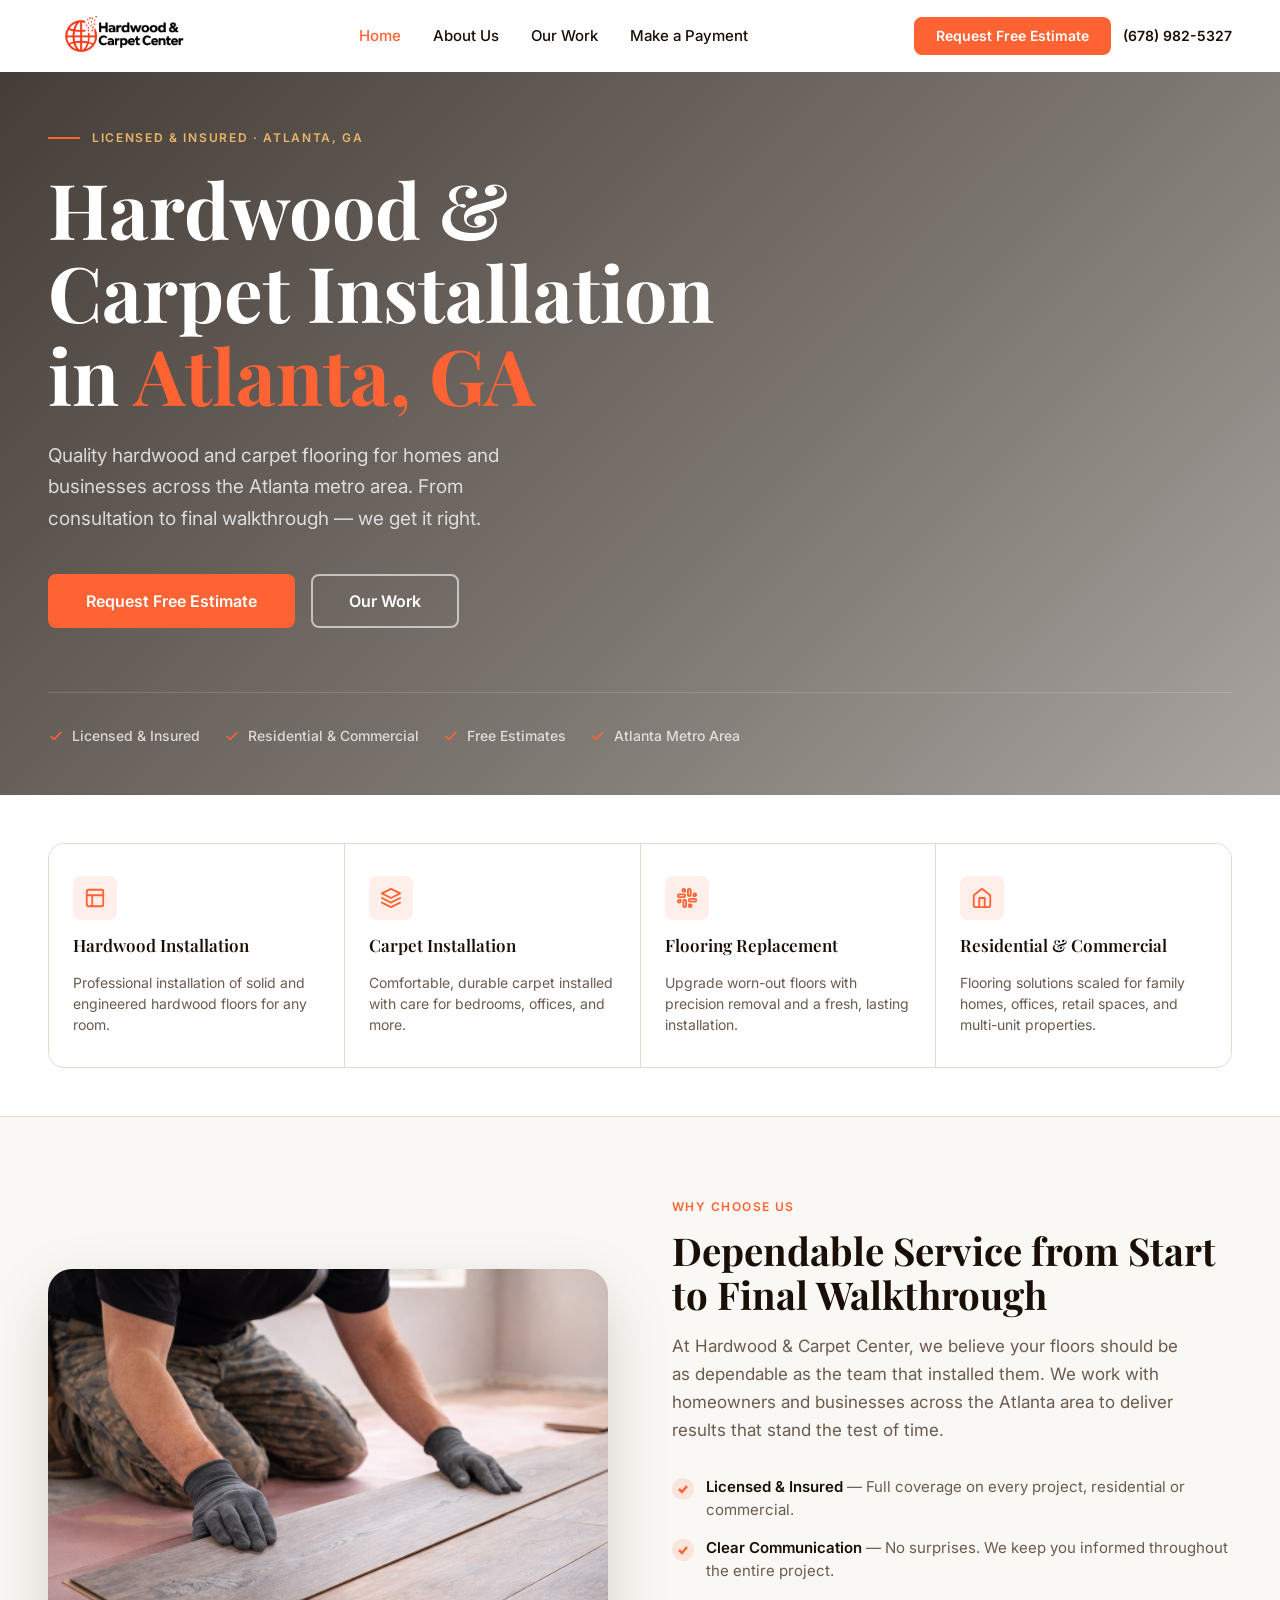
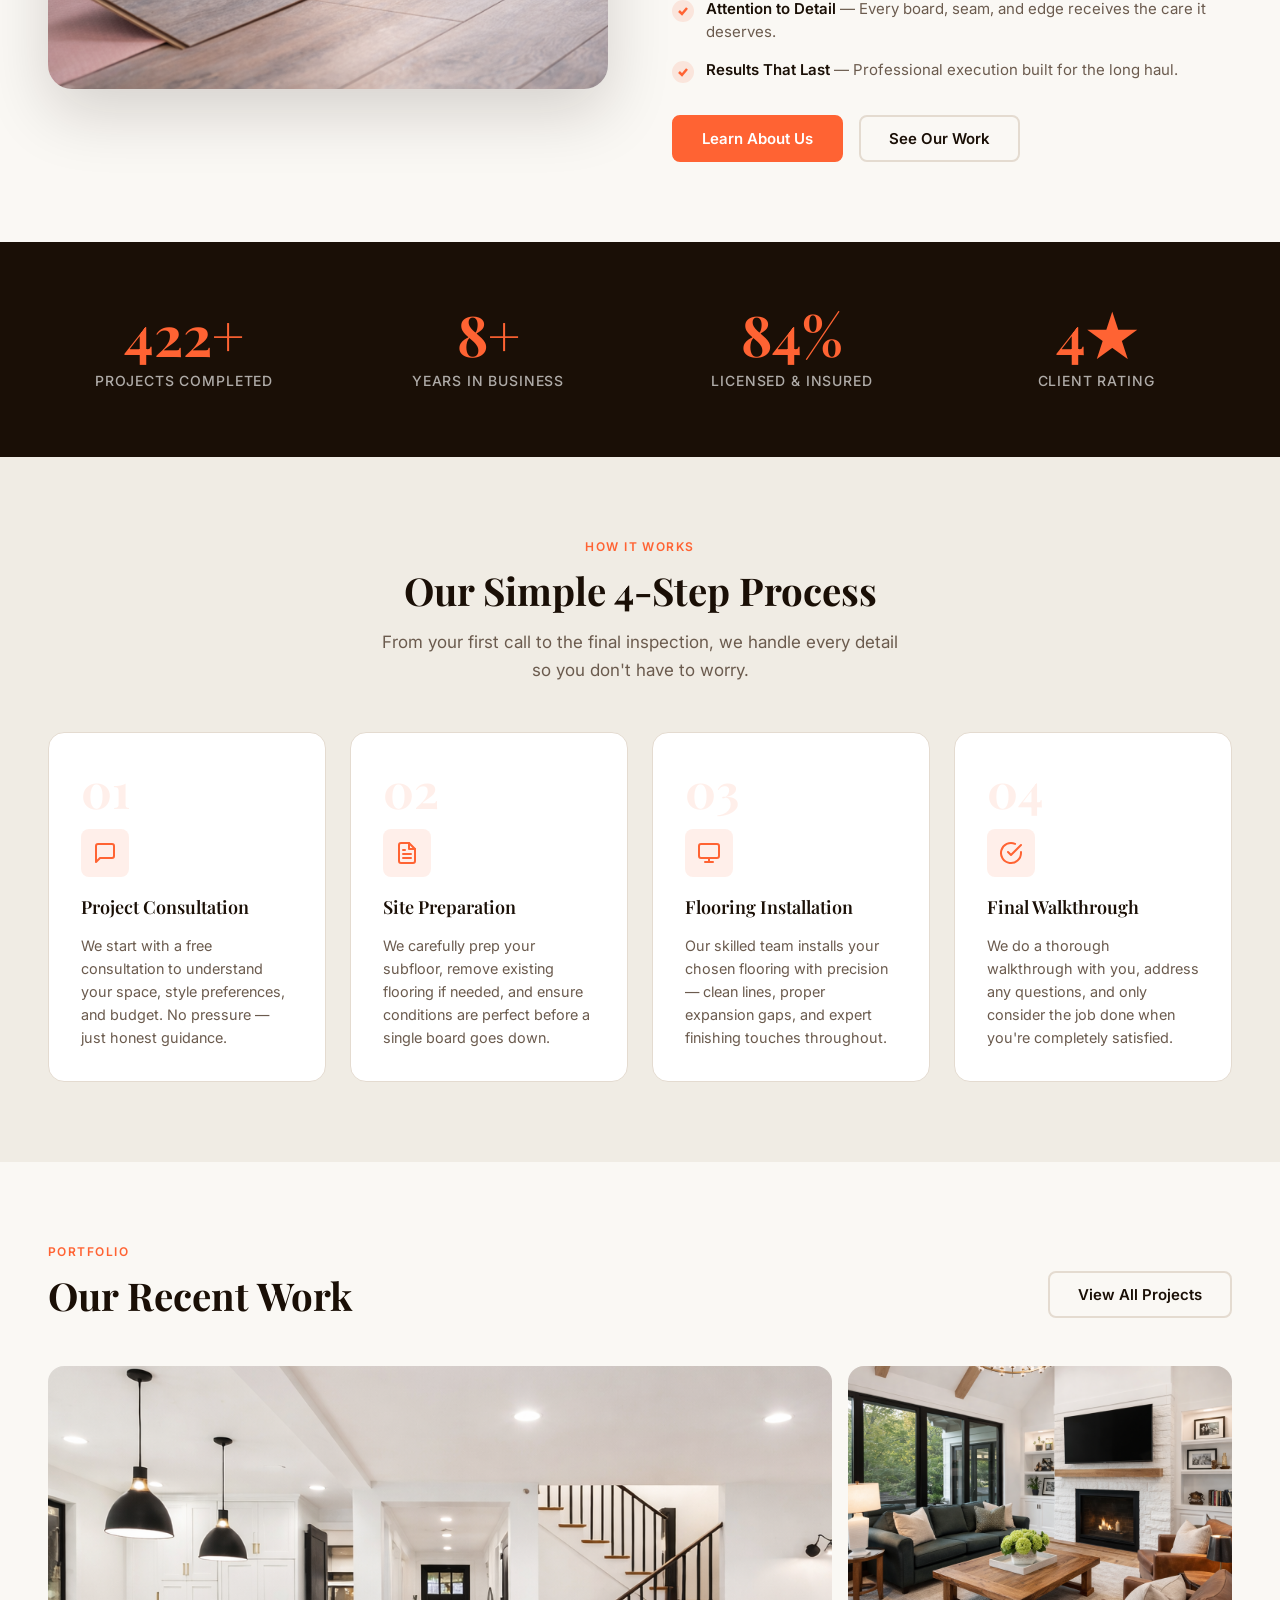
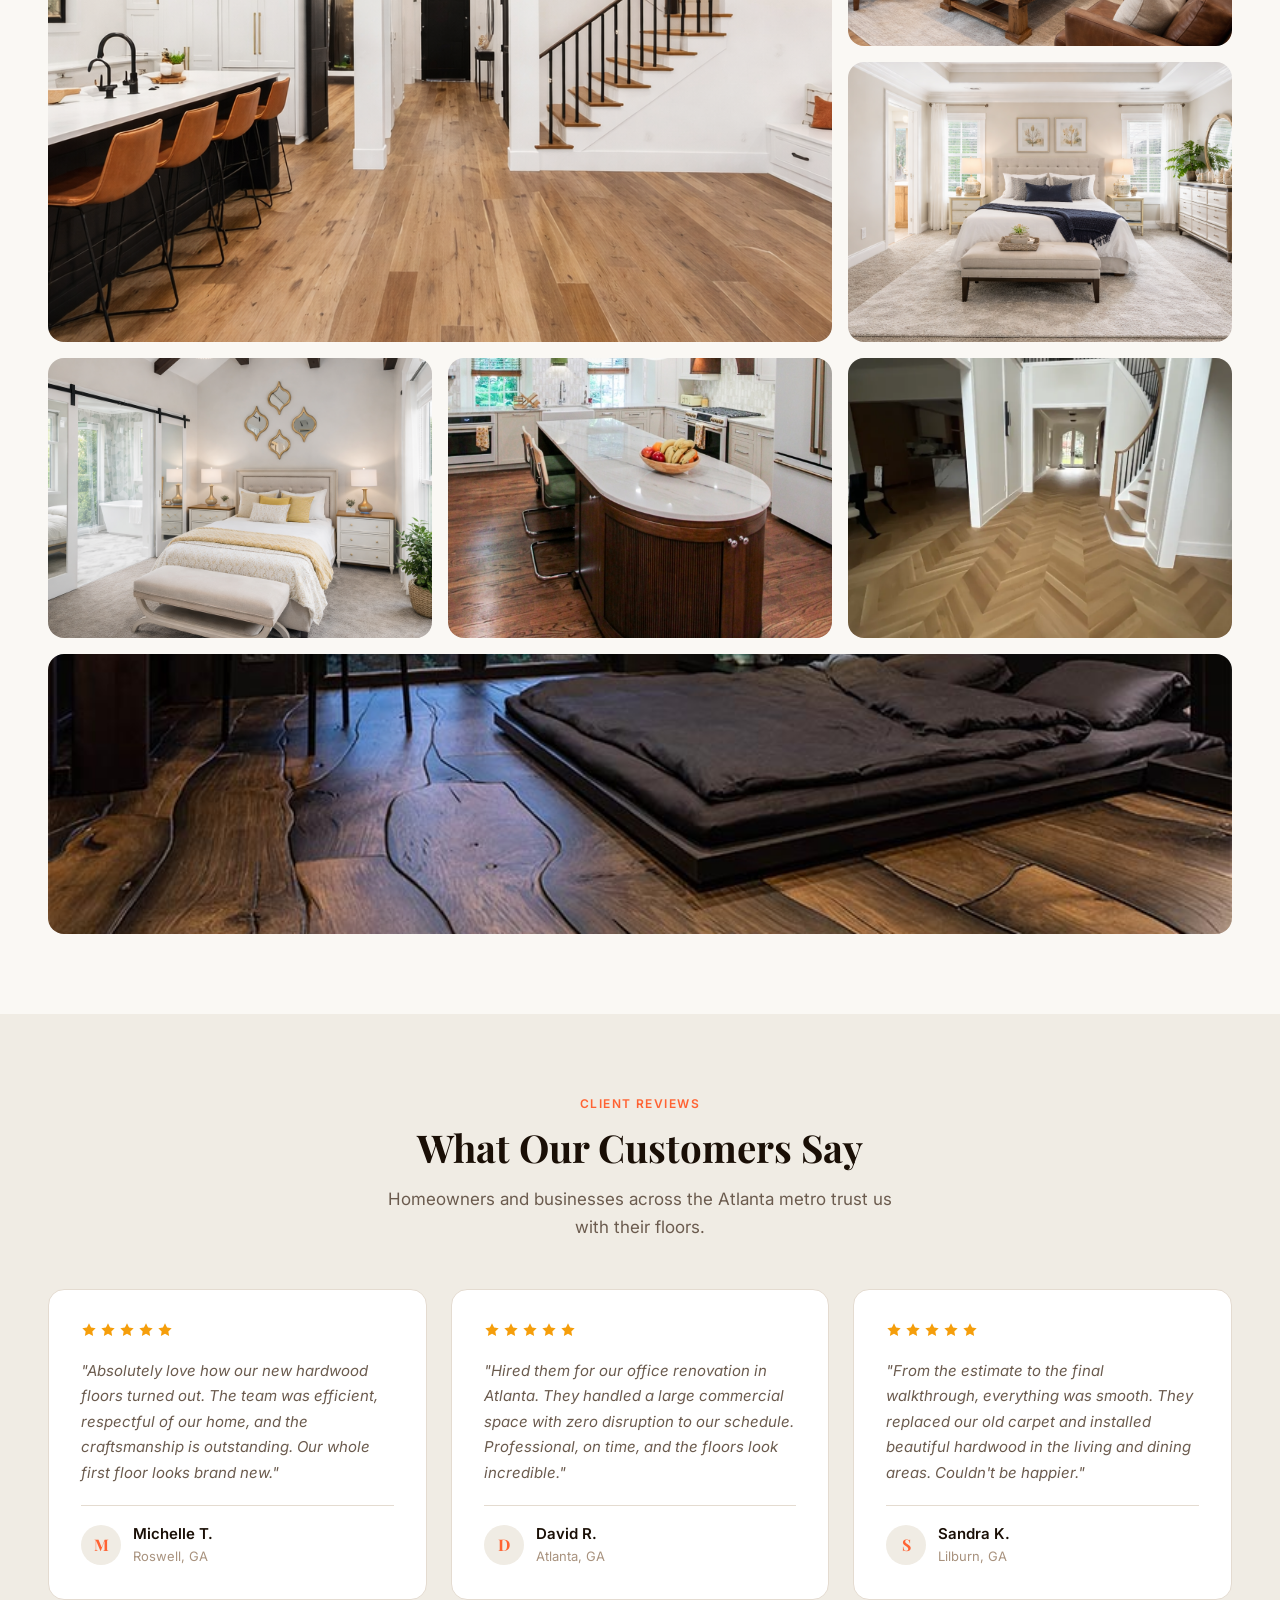
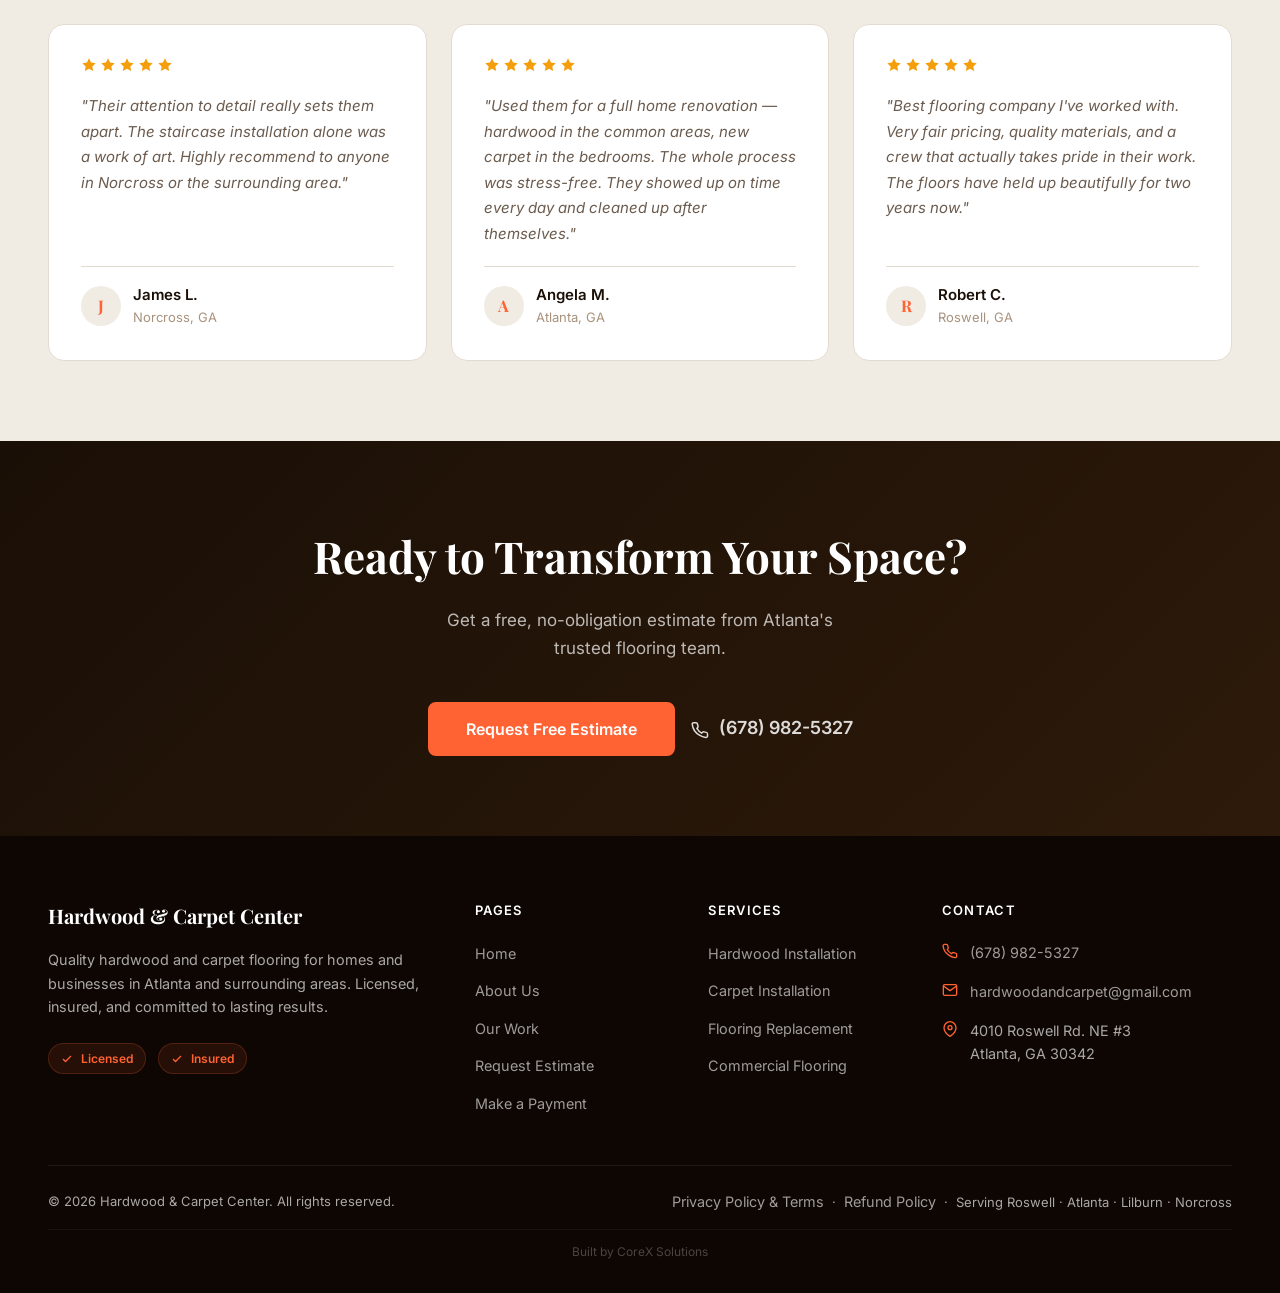
<file: index.html>
<!DOCTYPE html>
<html lang="en">
<head>
  <meta charset="UTF-8" />
  <meta name="viewport" content="width=device-width, initial-scale=1.0" />
  <meta name="description" content="Hardwood & Carpet Center installs hardwood flooring and carpet for homeowners, insurance companies, and contractors across Metro Atlanta. Free estimates. Call (678) 982-5327." />
  <link rel="canonical" href="https://www.hardwoodandcarpet.com/" />
  <!-- Open Graph -->
  <meta property="og:type" content="website" />
  <meta property="og:locale" content="en_US" />
  <meta property="og:site_name" content="Hardwood & Carpet Center" />
  <meta property="og:title" content="Hardwood & Carpet Center | Flooring Installation Atlanta, GA | Hardwood & Carpet" />
  <meta property="og:description" content="Hardwood & Carpet Center installs hardwood flooring and carpet for homeowners, insurance companies, and contractors across Metro Atlanta. Free estimates. Call (678) 982-5327." />
  <meta property="og:url" content="https://www.hardwoodandcarpet.com/" />
  <meta property="og:image" content="https://www.hardwoodandcarpet.com/images/pic-1.jpg" />
  <!-- Twitter Card -->
  <meta name="twitter:card" content="summary_large_image" />
  <meta name="twitter:title" content="Hardwood & Carpet Center | Flooring Installation Atlanta, GA | Hardwood & Carpet" />
  <meta name="twitter:description" content="Hardwood & Carpet Center installs hardwood flooring and carpet for homeowners, insurance companies, and contractors across Metro Atlanta. Free estimates. Call (678) 982-5327." />
  <meta name="twitter:image" content="https://www.hardwoodandcarpet.com/images/pic-1.jpg" />
  <title>Hardwood & Carpet Center | Flooring Installation Atlanta, GA | Hardwood & Carpet</title>
  <!-- Favicon -->
  <link rel="icon" type="image/svg+xml" href="/images/favicon.svg" />
  <link rel="icon" type="image/png" href="/images/favicon.png" />
  <link rel="apple-touch-icon" href="/images/apple-touch-icon.png" />
  <meta name="theme-color" content="#1a5c3a" />
  <!-- Google Fonts -->
  <link rel="preconnect" href="https://fonts.googleapis.com" />
  <link rel="preconnect" href="https://fonts.gstatic.com" crossorigin />
  <link rel="stylesheet" href="https://fonts.googleapis.com/css2?family=Playfair+Display:wght@400;600;700;800&family=Inter:wght@300;400;500;600;700&display=swap" />
  <link rel="stylesheet" href="css/style.css" />
  <!-- Google Analytics GA4 -->
  <script async src="https://www.googletagmanager.com/gtag/js?id=G-XXXXXXXXXX"></script>
  <script>
    window.dataLayer = window.dataLayer || [];
    function gtag(){dataLayer.push(arguments);}
    gtag('js', new Date());
    gtag('config', 'G-XXXXXXXXXX');
  </script>
</head>
<body>

  <!-- ============================================================
       NAVIGATION
  ============================================================ -->
  <header>
    <nav class="nav nav--transparent" role="navigation" aria-label="Main navigation">
      <div class="nav__inner">
        <!-- Logo -->
        <a href="index.html" class="nav__logo" aria-label="Hardwood &amp; Carpet Center — Home">
          <img src="logo.png" alt="Hardwood &amp; Carpet Center" class="nav__logo-img" width="200" height="52" />
        </a>

        <!-- Desktop Links -->
        <ul class="nav__links" role="list">
          <li><a href="index.html" class="nav__link">Home</a></li>
          <li><a href="about.html" class="nav__link">About Us</a></li>
          <li><a href="gallery.html" class="nav__link">Our Work</a></li>
          <li><a href="payment.html" class="nav__link">Make a Payment</a></li>
        </ul>

        <!-- Actions -->
        <div class="nav__actions">
          <a href="estimate.html" class="btn btn--primary btn--sm">Request Free Estimate</a>
          <a href="tel:6789825327" class="nav__phone" aria-label="Call us at (678) 982-5327">(678) 982-5327</a>
          <button class="nav__hamburger" aria-label="Toggle mobile menu" aria-expanded="false" aria-controls="mobileMenu">
            <span></span><span></span><span></span>
          </button>
        </div>
      </div>
    </nav>

    <!-- Mobile Menu -->
    <div class="nav__mobile" id="mobileMenu" role="dialog" aria-label="Mobile navigation">
      <a href="index.html" class="nav__mobile-link">Home</a>
      <a href="about.html" class="nav__mobile-link">About Us</a>
      <a href="gallery.html" class="nav__mobile-link">Our Work</a>
      <a href="payment.html" class="nav__mobile-link">Make a Payment</a>
      <a href="estimate.html" class="btn btn--primary nav__mobile-cta">Request Free Estimate</a>
    </div>
  </header>

  <main>

    <!-- ============================================================
         HERO
    ============================================================ -->
    <section class="hero" aria-label="Hero">
      <div class="hero__bg" role="img" aria-label="Beautiful hardwood floor installation"></div>
      <div class="hero__overlay" aria-hidden="true"></div>
      <div class="hero__content">
        <div class="container">
          <p class="hero__eyebrow">Licensed &amp; Insured · Atlanta, GA</p>
          <h1 class="hero__title">
            Hardwood &amp; Carpet Installation<br>
            in <span>Atlanta, GA</span>
          </h1>
          <p class="hero__subtitle">
            Quality hardwood and carpet flooring for homes and businesses across the Atlanta metro area. From consultation to final walkthrough — we get it right.
          </p>
          <div class="hero__actions">
            <a href="estimate.html" class="btn btn--primary btn--lg">Request Free Estimate</a>
            <a href="gallery.html" class="btn btn--outline btn--lg">Our Work</a>
          </div>
          <div class="hero__trust" aria-label="Trust indicators">
            <div class="hero__trust-item">
              <svg width="16" height="16" viewBox="0 0 24 24" fill="none" stroke="currentColor" stroke-width="2.5" aria-hidden="true"><polyline points="20 6 9 17 4 12"/></svg>
              Licensed &amp; Insured
            </div>
            <div class="hero__trust-item">
              <svg width="16" height="16" viewBox="0 0 24 24" fill="none" stroke="currentColor" stroke-width="2.5" aria-hidden="true"><polyline points="20 6 9 17 4 12"/></svg>
              Residential &amp; Commercial
            </div>
            <div class="hero__trust-item">
              <svg width="16" height="16" viewBox="0 0 24 24" fill="none" stroke="currentColor" stroke-width="2.5" aria-hidden="true"><polyline points="20 6 9 17 4 12"/></svg>
              Free Estimates
            </div>
            <div class="hero__trust-item">
              <svg width="16" height="16" viewBox="0 0 24 24" fill="none" stroke="currentColor" stroke-width="2.5" aria-hidden="true"><polyline points="20 6 9 17 4 12"/></svg>
              Atlanta Metro Area
            </div>
          </div>
        </div>
      </div>
    </section>

    <!-- ============================================================
         SERVICES STRIP
    ============================================================ -->
    <section class="services-strip" aria-label="Services overview">
      <div class="container">
        <div class="services-strip__grid" role="list">

          <div class="service-item reveal" role="listitem">
            <div class="service-item__icon" aria-hidden="true">
              <svg width="22" height="22" viewBox="0 0 24 24" fill="none" stroke="currentColor" stroke-width="2" stroke-linecap="round" stroke-linejoin="round"><rect x="3" y="3" width="18" height="18" rx="2"/><path d="M3 9h18M9 21V9"/></svg>
            </div>
            <h2 class="service-item__title">Hardwood Installation</h2>
            <p class="service-item__desc">Professional installation of solid and engineered hardwood floors for any room.</p>
          </div>

          <div class="service-item reveal reveal-delay-1" role="listitem">
            <div class="service-item__icon" aria-hidden="true">
              <svg width="22" height="22" viewBox="0 0 24 24" fill="none" stroke="currentColor" stroke-width="2" stroke-linecap="round" stroke-linejoin="round"><path d="M12 2L2 7l10 5 10-5-10-5z"/><path d="M2 17l10 5 10-5"/><path d="M2 12l10 5 10-5"/></svg>
            </div>
            <h2 class="service-item__title">Carpet Installation</h2>
            <p class="service-item__desc">Comfortable, durable carpet installed with care for bedrooms, offices, and more.</p>
          </div>

          <div class="service-item reveal reveal-delay-2" role="listitem">
            <div class="service-item__icon" aria-hidden="true">
              <svg width="22" height="22" viewBox="0 0 24 24" fill="none" stroke="currentColor" stroke-width="2" stroke-linecap="round" stroke-linejoin="round"><path d="M14.5 10c-.83 0-1.5-.67-1.5-1.5v-5c0-.83.67-1.5 1.5-1.5s1.5.67 1.5 1.5v5c0 .83-.67 1.5-1.5 1.5z"/><path d="M20.5 10H19V8.5c0-.83.67-1.5 1.5-1.5s1.5.67 1.5 1.5-.67 1.5-1.5 1.5z"/><path d="M9.5 14c.83 0 1.5.67 1.5 1.5v5c0 .83-.67 1.5-1.5 1.5S8 21.33 8 20.5v-5c0-.83.67-1.5 1.5-1.5z"/><path d="M3.5 14H5v1.5c0 .83-.67 1.5-1.5 1.5S2 16.33 2 15.5 2.67 14 3.5 14z"/><path d="M14 14.5c0-.83.67-1.5 1.5-1.5h5c.83 0 1.5.67 1.5 1.5s-.67 1.5-1.5 1.5h-5c-.83 0-1.5-.67-1.5-1.5z"/><path d="M15.5 19H14v1.5c0 .83.67 1.5 1.5 1.5s1.5-.67 1.5-1.5-.67-1.5-1.5-1.5z"/><path d="M10 9.5C10 8.67 9.33 8 8.5 8h-5C2.67 8 2 8.67 2 9.5S2.67 11 3.5 11h5c.83 0 1.5-.67 1.5-1.5z"/><path d="M8.5 5H10V3.5C10 2.67 9.33 2 8.5 2S7 2.67 7 3.5 7.67 5 8.5 5z"/></svg>
            </div>
            <h2 class="service-item__title">Flooring Replacement</h2>
            <p class="service-item__desc">Upgrade worn-out floors with precision removal and a fresh, lasting installation.</p>
          </div>

          <div class="service-item reveal reveal-delay-3" role="listitem">
            <div class="service-item__icon" aria-hidden="true">
              <svg width="22" height="22" viewBox="0 0 24 24" fill="none" stroke="currentColor" stroke-width="2" stroke-linecap="round" stroke-linejoin="round"><path d="M3 9l9-7 9 7v11a2 2 0 0 1-2 2H5a2 2 0 0 1-2-2z"/><polyline points="9 22 9 12 15 12 15 22"/></svg>
            </div>
            <h2 class="service-item__title">Residential &amp; Commercial</h2>
            <p class="service-item__desc">Flooring solutions scaled for family homes, offices, retail spaces, and multi-unit properties.</p>
          </div>

        </div>
      </div>
    </section>

    <!-- ============================================================
         ABOUT SPLIT
    ============================================================ -->
    <section class="section" aria-labelledby="about-title">
      <div class="container">
        <div class="about-split">
          <div class="about-split__image-wrap reveal">
            <img
              src="images/flooring-install.png"
              alt="Installer laying laminate flooring planks with precision"
              class="about-split__image"
              width="800"
              height="600"
              loading="lazy"
            />
          </div>
          <div class="reveal reveal-delay-2">
            <span class="eyebrow">Why Choose Us</span>
            <h2 class="section-title" id="about-title">Dependable Service from Start to Final Walkthrough</h2>
            <p class="section-subtitle">
              At Hardwood &amp; Carpet Center, we believe your floors should be as dependable as the team that installed them. We work with homeowners and businesses across the Atlanta area to deliver results that stand the test of time.
            </p>
            <ul class="about-split__checks" aria-label="Our commitments">
              <li class="check-item">
                <div class="check-item__icon" aria-hidden="true">
                  <svg viewBox="0 0 12 12" fill="none" stroke="currentColor" stroke-width="2.5"><polyline points="10 3 5 9 2 6"/></svg>
                </div>
                <p class="check-item__text"><strong>Licensed &amp; Insured</strong> — Full coverage on every project, residential or commercial.</p>
              </li>
              <li class="check-item">
                <div class="check-item__icon" aria-hidden="true">
                  <svg viewBox="0 0 12 12" fill="none" stroke="currentColor" stroke-width="2.5"><polyline points="10 3 5 9 2 6"/></svg>
                </div>
                <p class="check-item__text"><strong>Clear Communication</strong> — No surprises. We keep you informed throughout the entire project.</p>
              </li>
              <li class="check-item">
                <div class="check-item__icon" aria-hidden="true">
                  <svg viewBox="0 0 12 12" fill="none" stroke="currentColor" stroke-width="2.5"><polyline points="10 3 5 9 2 6"/></svg>
                </div>
                <p class="check-item__text"><strong>Attention to Detail</strong> — Every board, seam, and edge receives the care it deserves.</p>
              </li>
              <li class="check-item">
                <div class="check-item__icon" aria-hidden="true">
                  <svg viewBox="0 0 12 12" fill="none" stroke="currentColor" stroke-width="2.5"><polyline points="10 3 5 9 2 6"/></svg>
                </div>
                <p class="check-item__text"><strong>Results That Last</strong> — Professional execution built for the long haul.</p>
              </li>
            </ul>
            <div style="display:flex;gap:var(--space-4);flex-wrap:wrap;">
              <a href="about.html" class="btn btn--primary">Learn About Us</a>
              <a href="gallery.html" class="btn btn--outline-dark">See Our Work</a>
            </div>
          </div>
        </div>
      </div>
    </section>

    <!-- ============================================================
         STATS
    ============================================================ -->
    <section class="stats" aria-label="Company statistics">
      <div class="container">
        <div class="stats__grid">
          <div class="stat-item reveal">
            <div class="stat-item__number" data-count="500" data-suffix="+" aria-label="500+ projects completed">500+</div>
            <div class="stat-item__label">Projects Completed</div>
          </div>
          <div class="stat-item reveal reveal-delay-1">
            <div class="stat-item__number" data-count="10" data-suffix="+" aria-label="10+ years in business">10+</div>
            <div class="stat-item__label">Years in Business</div>
          </div>
          <div class="stat-item reveal reveal-delay-2">
            <div class="stat-item__number" data-count="100" data-suffix="%" aria-label="100% licensed and insured">100%</div>
            <div class="stat-item__label">Licensed &amp; Insured</div>
          </div>
          <div class="stat-item reveal reveal-delay-3">
            <div class="stat-item__number" data-count="5" data-suffix="★" aria-label="5 star rated">5★</div>
            <div class="stat-item__label">Client Rating</div>
          </div>
        </div>
      </div>
    </section>

    <!-- ============================================================
         PROCESS
    ============================================================ -->
    <section class="section section--alt" aria-labelledby="process-title">
      <div class="container">
        <div class="section-header section-header--center">
          <span class="eyebrow">How It Works</span>
          <h2 class="section-title" id="process-title">Our Simple 4-Step Process</h2>
          <p class="section-subtitle">
            From your first call to the final inspection, we handle every detail so you don't have to worry.
          </p>
        </div>
        <div class="process__grid">

          <div class="process-step reveal">
            <div class="process-step__num" aria-hidden="true">01</div>
            <div class="process-step__icon" aria-hidden="true">
              <svg width="24" height="24" viewBox="0 0 24 24" fill="none" stroke="currentColor" stroke-width="2" stroke-linecap="round" stroke-linejoin="round"><path d="M21 15a2 2 0 0 1-2 2H7l-4 4V5a2 2 0 0 1 2-2h14a2 2 0 0 1 2 2z"/></svg>
            </div>
            <h3 class="process-step__title">Project Consultation</h3>
            <p class="process-step__desc">We start with a free consultation to understand your space, style preferences, and budget. No pressure — just honest guidance.</p>
          </div>

          <div class="process-step reveal reveal-delay-1">
            <div class="process-step__num" aria-hidden="true">02</div>
            <div class="process-step__icon" aria-hidden="true">
              <svg width="24" height="24" viewBox="0 0 24 24" fill="none" stroke="currentColor" stroke-width="2" stroke-linecap="round" stroke-linejoin="round"><path d="M14 2H6a2 2 0 0 0-2 2v16a2 2 0 0 0 2 2h12a2 2 0 0 0 2-2V8z"/><polyline points="14 2 14 8 20 8"/><line x1="16" y1="13" x2="8" y2="13"/><line x1="16" y1="17" x2="8" y2="17"/><polyline points="10 9 9 9 8 9"/></svg>
            </div>
            <h3 class="process-step__title">Site Preparation</h3>
            <p class="process-step__desc">We carefully prep your subfloor, remove existing flooring if needed, and ensure conditions are perfect before a single board goes down.</p>
          </div>

          <div class="process-step reveal reveal-delay-2">
            <div class="process-step__num" aria-hidden="true">03</div>
            <div class="process-step__icon" aria-hidden="true">
              <svg width="24" height="24" viewBox="0 0 24 24" fill="none" stroke="currentColor" stroke-width="2" stroke-linecap="round" stroke-linejoin="round"><rect x="2" y="3" width="20" height="14" rx="2" ry="2"/><line x1="8" y1="21" x2="16" y2="21"/><line x1="12" y1="17" x2="12" y2="21"/></svg>
            </div>
            <h3 class="process-step__title">Flooring Installation</h3>
            <p class="process-step__desc">Our skilled team installs your chosen flooring with precision — clean lines, proper expansion gaps, and expert finishing touches throughout.</p>
          </div>

          <div class="process-step reveal reveal-delay-3">
            <div class="process-step__num" aria-hidden="true">04</div>
            <div class="process-step__icon" aria-hidden="true">
              <svg width="24" height="24" viewBox="0 0 24 24" fill="none" stroke="currentColor" stroke-width="2" stroke-linecap="round" stroke-linejoin="round"><path d="M22 11.08V12a10 10 0 1 1-5.93-9.14"/><polyline points="22 4 12 14.01 9 11.01"/></svg>
            </div>
            <h3 class="process-step__title">Final Walkthrough</h3>
            <p class="process-step__desc">We do a thorough walkthrough with you, address any questions, and only consider the job done when you're completely satisfied.</p>
          </div>

        </div>
      </div>
    </section>

    <!-- ============================================================
         GALLERY PREVIEW
    ============================================================ -->
    <section class="section" aria-labelledby="gallery-title">
      <div class="container">
        <div class="section-header" style="display:flex;justify-content:space-between;align-items:flex-end;flex-wrap:wrap;gap:var(--space-4);">
          <div>
            <span class="eyebrow">Portfolio</span>
            <h2 class="section-title" id="gallery-title" style="margin-bottom:0">Our Recent Work</h2>
          </div>
          <a href="gallery.html" class="btn btn--outline-dark">View All Projects</a>
        </div>
        <div class="gallery-grid">
          <div class="gallery-item reveal">
            <img src="images/gallery-1.png" alt="Modern kitchen and staircase with wide-plank hardwood floors" loading="lazy" width="800" height="1000" />
            <div class="gallery-item__overlay"><span class="gallery-item__label">Hardwood Installation — Roswell, GA</span></div>
          </div>
          <div class="gallery-item reveal reveal-delay-1">
            <img src="images/gallery-2.png" alt="Spacious living room with light hardwood flooring and vaulted ceiling" loading="lazy" width="800" height="1000" />
            <div class="gallery-item__overlay"><span class="gallery-item__label">Hardwood Installation — Atlanta, GA</span></div>
          </div>
          <div class="gallery-item reveal reveal-delay-2">
            <img src="images/gallery-3.png" alt="Serene master bedroom with plush neutral carpet" loading="lazy" width="800" height="1000" />
            <div class="gallery-item__overlay"><span class="gallery-item__label">Carpet Installation — Norcross, GA</span></div>
          </div>
          <div class="gallery-item reveal reveal-delay-1">
            <img src="images/gallery-4.png" alt="Elegant master bedroom with vaulted ceiling and soft carpet" loading="lazy" width="800" height="1000" />
            <div class="gallery-item__overlay"><span class="gallery-item__label">Carpet Installation — Lilburn, GA</span></div>
          </div>
          <div class="gallery-item reveal reveal-delay-2">
            <img src="images/gallery-5.jpg" alt="Kitchen with rich hardwood flooring and custom curved island" loading="lazy" width="800" height="800" />
            <div class="gallery-item__overlay"><span class="gallery-item__label">Hardwood Installation — Atlanta, GA</span></div>
          </div>
          <div class="gallery-item reveal reveal-delay-1">
            <img src="images/gallery-6.webp" alt="Grand entryway with herringbone hardwood pattern and curved staircase" loading="lazy" width="800" height="1000" />
            <div class="gallery-item__overlay"><span class="gallery-item__label">Hardwood Installation — Roswell, GA</span></div>
          </div>
          <div class="gallery-item reveal reveal-delay-2">
            <img src="images/gallery-7.jpg" alt="Dramatic bedroom with dark live-edge wide-plank hardwood floors" loading="lazy" width="800" height="600" />
            <div class="gallery-item__overlay"><span class="gallery-item__label">Hardwood Installation — Norcross, GA</span></div>
          </div>
        </div>
      </div>
    </section>

    <!-- ============================================================
         TESTIMONIALS
    ============================================================ -->
    <section class="section section--alt" aria-labelledby="testimonials-title">
      <div class="container">
        <div class="section-header section-header--center">
          <span class="eyebrow">Client Reviews</span>
          <h2 class="section-title" id="testimonials-title">What Our Customers Say</h2>
          <p class="section-subtitle">Homeowners and businesses across the Atlanta metro trust us with their floors.</p>
        </div>
        <div class="testimonials__grid">

          <article class="testimonial-card reveal">
            <div class="testimonial-card__stars" aria-label="5 out of 5 stars">
              <svg width="16" height="16" viewBox="0 0 24 24" fill="currentColor" aria-hidden="true"><polygon points="12 2 15.09 8.26 22 9.27 17 14.14 18.18 21.02 12 17.77 5.82 21.02 7 14.14 2 9.27 8.91 8.26 12 2"/></svg>
              <svg width="16" height="16" viewBox="0 0 24 24" fill="currentColor" aria-hidden="true"><polygon points="12 2 15.09 8.26 22 9.27 17 14.14 18.18 21.02 12 17.77 5.82 21.02 7 14.14 2 9.27 8.91 8.26 12 2"/></svg>
              <svg width="16" height="16" viewBox="0 0 24 24" fill="currentColor" aria-hidden="true"><polygon points="12 2 15.09 8.26 22 9.27 17 14.14 18.18 21.02 12 17.77 5.82 21.02 7 14.14 2 9.27 8.91 8.26 12 2"/></svg>
              <svg width="16" height="16" viewBox="0 0 24 24" fill="currentColor" aria-hidden="true"><polygon points="12 2 15.09 8.26 22 9.27 17 14.14 18.18 21.02 12 17.77 5.82 21.02 7 14.14 2 9.27 8.91 8.26 12 2"/></svg>
              <svg width="16" height="16" viewBox="0 0 24 24" fill="currentColor" aria-hidden="true"><polygon points="12 2 15.09 8.26 22 9.27 17 14.14 18.18 21.02 12 17.77 5.82 21.02 7 14.14 2 9.27 8.91 8.26 12 2"/></svg>
            </div>
            <blockquote class="testimonial-card__quote">"Absolutely love how our new hardwood floors turned out. The team was efficient, respectful of our home, and the craftsmanship is outstanding. Our whole first floor looks brand new."</blockquote>
            <div class="testimonial-card__author">
              <div class="testimonial-card__avatar" aria-hidden="true">M</div>
              <div>
                <div class="testimonial-card__name">Michelle T.</div>
                <div class="testimonial-card__location">Roswell, GA</div>
              </div>
            </div>
          </article>

          <article class="testimonial-card reveal reveal-delay-1">
            <div class="testimonial-card__stars" aria-label="5 out of 5 stars">
              <svg width="16" height="16" viewBox="0 0 24 24" fill="currentColor" aria-hidden="true"><polygon points="12 2 15.09 8.26 22 9.27 17 14.14 18.18 21.02 12 17.77 5.82 21.02 7 14.14 2 9.27 8.91 8.26 12 2"/></svg>
              <svg width="16" height="16" viewBox="0 0 24 24" fill="currentColor" aria-hidden="true"><polygon points="12 2 15.09 8.26 22 9.27 17 14.14 18.18 21.02 12 17.77 5.82 21.02 7 14.14 2 9.27 8.91 8.26 12 2"/></svg>
              <svg width="16" height="16" viewBox="0 0 24 24" fill="currentColor" aria-hidden="true"><polygon points="12 2 15.09 8.26 22 9.27 17 14.14 18.18 21.02 12 17.77 5.82 21.02 7 14.14 2 9.27 8.91 8.26 12 2"/></svg>
              <svg width="16" height="16" viewBox="0 0 24 24" fill="currentColor" aria-hidden="true"><polygon points="12 2 15.09 8.26 22 9.27 17 14.14 18.18 21.02 12 17.77 5.82 21.02 7 14.14 2 9.27 8.91 8.26 12 2"/></svg>
              <svg width="16" height="16" viewBox="0 0 24 24" fill="currentColor" aria-hidden="true"><polygon points="12 2 15.09 8.26 22 9.27 17 14.14 18.18 21.02 12 17.77 5.82 21.02 7 14.14 2 9.27 8.91 8.26 12 2"/></svg>
            </div>
            <blockquote class="testimonial-card__quote">"Hired them for our office renovation in Atlanta. They handled a large commercial space with zero disruption to our schedule. Professional, on time, and the floors look incredible."</blockquote>
            <div class="testimonial-card__author">
              <div class="testimonial-card__avatar" aria-hidden="true">D</div>
              <div>
                <div class="testimonial-card__name">David R.</div>
                <div class="testimonial-card__location">Atlanta, GA</div>
              </div>
            </div>
          </article>

          <article class="testimonial-card reveal reveal-delay-2">
            <div class="testimonial-card__stars" aria-label="5 out of 5 stars">
              <svg width="16" height="16" viewBox="0 0 24 24" fill="currentColor" aria-hidden="true"><polygon points="12 2 15.09 8.26 22 9.27 17 14.14 18.18 21.02 12 17.77 5.82 21.02 7 14.14 2 9.27 8.91 8.26 12 2"/></svg>
              <svg width="16" height="16" viewBox="0 0 24 24" fill="currentColor" aria-hidden="true"><polygon points="12 2 15.09 8.26 22 9.27 17 14.14 18.18 21.02 12 17.77 5.82 21.02 7 14.14 2 9.27 8.91 8.26 12 2"/></svg>
              <svg width="16" height="16" viewBox="0 0 24 24" fill="currentColor" aria-hidden="true"><polygon points="12 2 15.09 8.26 22 9.27 17 14.14 18.18 21.02 12 17.77 5.82 21.02 7 14.14 2 9.27 8.91 8.26 12 2"/></svg>
              <svg width="16" height="16" viewBox="0 0 24 24" fill="currentColor" aria-hidden="true"><polygon points="12 2 15.09 8.26 22 9.27 17 14.14 18.18 21.02 12 17.77 5.82 21.02 7 14.14 2 9.27 8.91 8.26 12 2"/></svg>
              <svg width="16" height="16" viewBox="0 0 24 24" fill="currentColor" aria-hidden="true"><polygon points="12 2 15.09 8.26 22 9.27 17 14.14 18.18 21.02 12 17.77 5.82 21.02 7 14.14 2 9.27 8.91 8.26 12 2"/></svg>
            </div>
            <blockquote class="testimonial-card__quote">"From the estimate to the final walkthrough, everything was smooth. They replaced our old carpet and installed beautiful hardwood in the living and dining areas. Couldn't be happier."</blockquote>
            <div class="testimonial-card__author">
              <div class="testimonial-card__avatar" aria-hidden="true">S</div>
              <div>
                <div class="testimonial-card__name">Sandra K.</div>
                <div class="testimonial-card__location">Lilburn, GA</div>
              </div>
            </div>
          </article>

          <article class="testimonial-card reveal">
            <div class="testimonial-card__stars" aria-label="5 out of 5 stars">
              <svg width="16" height="16" viewBox="0 0 24 24" fill="currentColor" aria-hidden="true"><polygon points="12 2 15.09 8.26 22 9.27 17 14.14 18.18 21.02 12 17.77 5.82 21.02 7 14.14 2 9.27 8.91 8.26 12 2"/></svg>
              <svg width="16" height="16" viewBox="0 0 24 24" fill="currentColor" aria-hidden="true"><polygon points="12 2 15.09 8.26 22 9.27 17 14.14 18.18 21.02 12 17.77 5.82 21.02 7 14.14 2 9.27 8.91 8.26 12 2"/></svg>
              <svg width="16" height="16" viewBox="0 0 24 24" fill="currentColor" aria-hidden="true"><polygon points="12 2 15.09 8.26 22 9.27 17 14.14 18.18 21.02 12 17.77 5.82 21.02 7 14.14 2 9.27 8.91 8.26 12 2"/></svg>
              <svg width="16" height="16" viewBox="0 0 24 24" fill="currentColor" aria-hidden="true"><polygon points="12 2 15.09 8.26 22 9.27 17 14.14 18.18 21.02 12 17.77 5.82 21.02 7 14.14 2 9.27 8.91 8.26 12 2"/></svg>
              <svg width="16" height="16" viewBox="0 0 24 24" fill="currentColor" aria-hidden="true"><polygon points="12 2 15.09 8.26 22 9.27 17 14.14 18.18 21.02 12 17.77 5.82 21.02 7 14.14 2 9.27 8.91 8.26 12 2"/></svg>
            </div>
            <blockquote class="testimonial-card__quote">"Their attention to detail really sets them apart. The staircase installation alone was a work of art. Highly recommend to anyone in Norcross or the surrounding area."</blockquote>
            <div class="testimonial-card__author">
              <div class="testimonial-card__avatar" aria-hidden="true">J</div>
              <div>
                <div class="testimonial-card__name">James L.</div>
                <div class="testimonial-card__location">Norcross, GA</div>
              </div>
            </div>
          </article>

          <article class="testimonial-card reveal reveal-delay-1">
            <div class="testimonial-card__stars" aria-label="5 out of 5 stars">
              <svg width="16" height="16" viewBox="0 0 24 24" fill="currentColor" aria-hidden="true"><polygon points="12 2 15.09 8.26 22 9.27 17 14.14 18.18 21.02 12 17.77 5.82 21.02 7 14.14 2 9.27 8.91 8.26 12 2"/></svg>
              <svg width="16" height="16" viewBox="0 0 24 24" fill="currentColor" aria-hidden="true"><polygon points="12 2 15.09 8.26 22 9.27 17 14.14 18.18 21.02 12 17.77 5.82 21.02 7 14.14 2 9.27 8.91 8.26 12 2"/></svg>
              <svg width="16" height="16" viewBox="0 0 24 24" fill="currentColor" aria-hidden="true"><polygon points="12 2 15.09 8.26 22 9.27 17 14.14 18.18 21.02 12 17.77 5.82 21.02 7 14.14 2 9.27 8.91 8.26 12 2"/></svg>
              <svg width="16" height="16" viewBox="0 0 24 24" fill="currentColor" aria-hidden="true"><polygon points="12 2 15.09 8.26 22 9.27 17 14.14 18.18 21.02 12 17.77 5.82 21.02 7 14.14 2 9.27 8.91 8.26 12 2"/></svg>
              <svg width="16" height="16" viewBox="0 0 24 24" fill="currentColor" aria-hidden="true"><polygon points="12 2 15.09 8.26 22 9.27 17 14.14 18.18 21.02 12 17.77 5.82 21.02 7 14.14 2 9.27 8.91 8.26 12 2"/></svg>
            </div>
            <blockquote class="testimonial-card__quote">"Used them for a full home renovation — hardwood in the common areas, new carpet in the bedrooms. The whole process was stress-free. They showed up on time every day and cleaned up after themselves."</blockquote>
            <div class="testimonial-card__author">
              <div class="testimonial-card__avatar" aria-hidden="true">A</div>
              <div>
                <div class="testimonial-card__name">Angela M.</div>
                <div class="testimonial-card__location">Atlanta, GA</div>
              </div>
            </div>
          </article>

          <article class="testimonial-card reveal reveal-delay-2">
            <div class="testimonial-card__stars" aria-label="5 out of 5 stars">
              <svg width="16" height="16" viewBox="0 0 24 24" fill="currentColor" aria-hidden="true"><polygon points="12 2 15.09 8.26 22 9.27 17 14.14 18.18 21.02 12 17.77 5.82 21.02 7 14.14 2 9.27 8.91 8.26 12 2"/></svg>
              <svg width="16" height="16" viewBox="0 0 24 24" fill="currentColor" aria-hidden="true"><polygon points="12 2 15.09 8.26 22 9.27 17 14.14 18.18 21.02 12 17.77 5.82 21.02 7 14.14 2 9.27 8.91 8.26 12 2"/></svg>
              <svg width="16" height="16" viewBox="0 0 24 24" fill="currentColor" aria-hidden="true"><polygon points="12 2 15.09 8.26 22 9.27 17 14.14 18.18 21.02 12 17.77 5.82 21.02 7 14.14 2 9.27 8.91 8.26 12 2"/></svg>
              <svg width="16" height="16" viewBox="0 0 24 24" fill="currentColor" aria-hidden="true"><polygon points="12 2 15.09 8.26 22 9.27 17 14.14 18.18 21.02 12 17.77 5.82 21.02 7 14.14 2 9.27 8.91 8.26 12 2"/></svg>
              <svg width="16" height="16" viewBox="0 0 24 24" fill="currentColor" aria-hidden="true"><polygon points="12 2 15.09 8.26 22 9.27 17 14.14 18.18 21.02 12 17.77 5.82 21.02 7 14.14 2 9.27 8.91 8.26 12 2"/></svg>
            </div>
            <blockquote class="testimonial-card__quote">"Best flooring company I've worked with. Very fair pricing, quality materials, and a crew that actually takes pride in their work. The floors have held up beautifully for two years now."</blockquote>
            <div class="testimonial-card__author">
              <div class="testimonial-card__avatar" aria-hidden="true">R</div>
              <div>
                <div class="testimonial-card__name">Robert C.</div>
                <div class="testimonial-card__location">Roswell, GA</div>
              </div>
            </div>
          </article>

        </div>
      </div>
    </section>

    <!-- ============================================================
         CTA BANNER
    ============================================================ -->
    <section class="cta-banner" aria-labelledby="cta-title">
      <div class="container">
        <div class="cta-banner__content reveal">
          <h2 class="cta-banner__title" id="cta-title">Ready to Transform Your Space?</h2>
          <p class="cta-banner__subtitle">Get a free, no-obligation estimate from Atlanta's trusted flooring team.</p>
          <div class="cta-banner__actions">
            <a href="estimate.html" class="btn btn--primary btn--lg">Request Free Estimate</a>
            <a href="tel:6789825327" class="cta-banner__phone" aria-label="Call (678) 982-5327">
              <svg width="18" height="18" viewBox="0 0 24 24" fill="none" stroke="currentColor" stroke-width="2" style="display:inline;vertical-align:middle;margin-right:6px;" aria-hidden="true"><path d="M22 16.92v3a2 2 0 0 1-2.18 2 19.79 19.79 0 0 1-8.63-3.07A19.5 19.5 0 0 1 4.69 13a19.79 19.79 0 0 1-3.07-8.67A2 2 0 0 1 3.6 2.18h3a2 2 0 0 1 2 1.72c.127.96.361 1.903.7 2.81a2 2 0 0 1-.45 2.11L7.91 9.76a16 16 0 0 0 6.29 6.29l1.14-1.14a2 2 0 0 1 2.11-.45c.907.339 1.85.573 2.81.7a2 2 0 0 1 1.72 2.02z"/></svg>
              (678) 982-5327
            </a>
          </div>
        </div>
      </div>
    </section>

  </main>

  <!-- ============================================================
       FOOTER
  ============================================================ -->
  <footer class="footer" role="contentinfo">
    <div class="container">
      <div class="footer__grid">
        <div>
          <p class="footer__brand-name">Hardwood &amp; Carpet Center</p>
          <p class="footer__brand-desc">Quality hardwood and carpet flooring for homes and businesses in Atlanta and surrounding areas. Licensed, insured, and committed to lasting results.</p>
          <div class="footer__badges">
            <span class="footer__badge">
              <svg width="12" height="12" viewBox="0 0 24 24" fill="none" stroke="currentColor" stroke-width="2.5" aria-hidden="true"><polyline points="20 6 9 17 4 12"/></svg>
              Licensed
            </span>
            <span class="footer__badge">
              <svg width="12" height="12" viewBox="0 0 24 24" fill="none" stroke="currentColor" stroke-width="2.5" aria-hidden="true"><polyline points="20 6 9 17 4 12"/></svg>
              Insured
            </span>
          </div>
        </div>
        <nav aria-label="Footer navigation">
          <p class="footer__heading">Pages</p>
          <ul class="footer__links">
            <li><a href="index.html" class="footer__link">Home</a></li>
            <li><a href="about.html" class="footer__link">About Us</a></li>
            <li><a href="gallery.html" class="footer__link">Our Work</a></li>
            <li><a href="estimate.html" class="footer__link">Request Estimate</a></li>
            <li><a href="payment.html" class="footer__link">Make a Payment</a></li>
          </ul>
        </nav>
        <div>
          <p class="footer__heading">Services</p>
          <ul class="footer__links">
            <li><a href="estimate.html" class="footer__link">Hardwood Installation</a></li>
            <li><a href="estimate.html" class="footer__link">Carpet Installation</a></li>
            <li><a href="estimate.html" class="footer__link">Flooring Replacement</a></li>
            <li><a href="estimate.html" class="footer__link">Commercial Flooring</a></li>
          </ul>
        </div>
        <address style="font-style:normal;">
          <p class="footer__heading">Contact</p>
          <div class="footer__contact-item">
            <svg class="footer__contact-icon" width="16" height="16" viewBox="0 0 24 24" fill="none" stroke="currentColor" stroke-width="2" aria-hidden="true"><path d="M22 16.92v3a2 2 0 0 1-2.18 2 19.79 19.79 0 0 1-8.63-3.07A19.5 19.5 0 0 1 4.69 13a19.79 19.79 0 0 1-3.07-8.67A2 2 0 0 1 3.6 2.18h3a2 2 0 0 1 2 1.72c.127.96.361 1.903.7 2.81a2 2 0 0 1-.45 2.11L7.91 9.76a16 16 0 0 0 6.29 6.29l1.14-1.14a2 2 0 0 1 2.11-.45c.907.339 1.85.573 2.81.7a2 2 0 0 1 1.72 2.02z"/></svg>
            <a href="tel:6789825327" class="footer__link">(678) 982-5327</a>
          </div>
          <div class="footer__contact-item">
            <svg class="footer__contact-icon" width="16" height="16" viewBox="0 0 24 24" fill="none" stroke="currentColor" stroke-width="2" aria-hidden="true"><path d="M4 4h16c1.1 0 2 .9 2 2v12c0 1.1-.9 2-2 2H4c-1.1 0-2-.9-2-2V6c0-1.1.9-2 2-2z"/><polyline points="22,6 12,13 2,6"/></svg>
            <a href="mailto:hardwoodandcarpet@gmail.com" class="footer__link">hardwoodandcarpet@gmail.com</a>
          </div>
          <div class="footer__contact-item">
            <svg class="footer__contact-icon" width="16" height="16" viewBox="0 0 24 24" fill="none" stroke="currentColor" stroke-width="2" aria-hidden="true"><path d="M21 10c0 7-9 13-9 13s-9-6-9-13a9 9 0 0 1 18 0z"/><circle cx="12" cy="10" r="3"/></svg>
            <span>4010 Roswell Rd. NE #3<br>Atlanta, GA 30342</span>
          </div>
        </address>
      </div>
      <div class="footer__bottom">
        <p>© <span id="year">2025</span> Hardwood &amp; Carpet Center. All rights reserved.</p>
        <p><a href="privacy.html" class="footer__link">Privacy Policy &amp; Terms</a> &nbsp;·&nbsp; <a href="/refund-policy.html" class="footer__link">Refund Policy</a> &nbsp;·&nbsp; Serving Roswell · Atlanta · Lilburn · Norcross</p>
        <p class="footer__credit"><a href="https://www.corexsolutions.net/" target="_blank" rel="noopener noreferrer" aria-label="Built by CoreX Solutions">Built by CoreX Solutions</a></p>
      </div>
    </div>
  </footer>

  <script src="js/main.js"></script>
  <script>document.getElementById('year').textContent = new Date().getFullYear();</script>
  <script type="application/ld+json">
  {
    "@context": "https://schema.org",
    "@type": "FlooringStore",
    "name": "Hardwood & Carpet Center",
    "url": "https://www.hardwoodandcarpet.com",
    "logo": "https://www.hardwoodandcarpet.com/images/logo.png",
    "image": "https://www.hardwoodandcarpet.com/images/pic-1.jpg",
    "description": "Hardwood & Carpet Center provides professional hardwood flooring and carpet installation services for homeowners, insurance companies, and general contractors across Metro Atlanta, Georgia.",
    "telephone": "(678) 982-5327",
    "email": "hardwoodandcarpet@gmail.com",
    "address": {
      "@type": "PostalAddress",
      "streetAddress": "4010 Roswell Rd NE #3",
      "addressLocality": "Atlanta",
      "addressRegion": "GA",
      "postalCode": "30342",
      "addressCountry": "US"
    },
    "geo": {
      "@type": "GeoCoordinates",
      "latitude": "33.8823",
      "longitude": "-84.3677"
    },
    "openingHoursSpecification": [
      {
        "@type": "OpeningHoursSpecification",
        "dayOfWeek": ["Monday","Tuesday","Wednesday","Thursday","Friday"],
        "opens": "08:00",
        "closes": "18:00"
      },
      {
        "@type": "OpeningHoursSpecification",
        "dayOfWeek": "Saturday",
        "opens": "09:00",
        "closes": "15:00"
      }
    ],
    "areaServed": [
      {"@type": "City", "name": "Atlanta"},
      {"@type": "City", "name": "Sandy Springs"},
      {"@type": "City", "name": "Buckhead"},
      {"@type": "City", "name": "Dunwoody"},
      {"@type": "City", "name": "Roswell"},
      {"@type": "City", "name": "Alpharetta"},
      {"@type": "City", "name": "Marietta"},
      {"@type": "City", "name": "Decatur"},
      {"@type": "City", "name": "Johns Creek"},
      {"@type": "City", "name": "Norcross"},
      {"@type": "City", "name": "Brookhaven"},
      {"@type": "City", "name": "Smyrna"},
      {"@type": "City", "name": "Vinings"},
      {"@type": "City", "name": "East Cobb"}
    ],
    "hasOfferCatalog": {
      "@type": "OfferCatalog",
      "name": "Flooring Services",
      "itemListElement": [
        {
          "@type": "Offer",
          "itemOffered": {
            "@type": "Service",
            "name": "Hardwood Flooring Installation",
            "description": "Professional hardwood floor installation for residential and commercial properties across Metro Atlanta."
          }
        },
        {
          "@type": "Offer",
          "itemOffered": {
            "@type": "Service",
            "name": "Carpet Installation",
            "description": "Expert carpet installation for homeowners, insurance claims, and commercial contractors in Metro Atlanta."
          }
        },
        {
          "@type": "Offer",
          "itemOffered": {
            "@type": "Service",
            "name": "Flooring Replacement",
            "description": "Full flooring replacement services including removal and disposal of old flooring."
          }
        },
        {
          "@type": "Offer",
          "itemOffered": {
            "@type": "Service",
            "name": "Insurance Flooring Restoration",
            "description": "Flooring replacement and restoration services for insurance claims. We work directly with insurance companies and adjusters across Metro Atlanta."
          }
        }
      ]
    },
    "sameAs": [
      "https://www.facebook.com/hardwoodandcarpetcenter"
    ],
    "priceRange": "$$",
    "paymentAccepted": "Cash, Credit Card, Insurance",
    "currenciesAccepted": "USD"
  }
  </script>
</body>
</html>
</file>
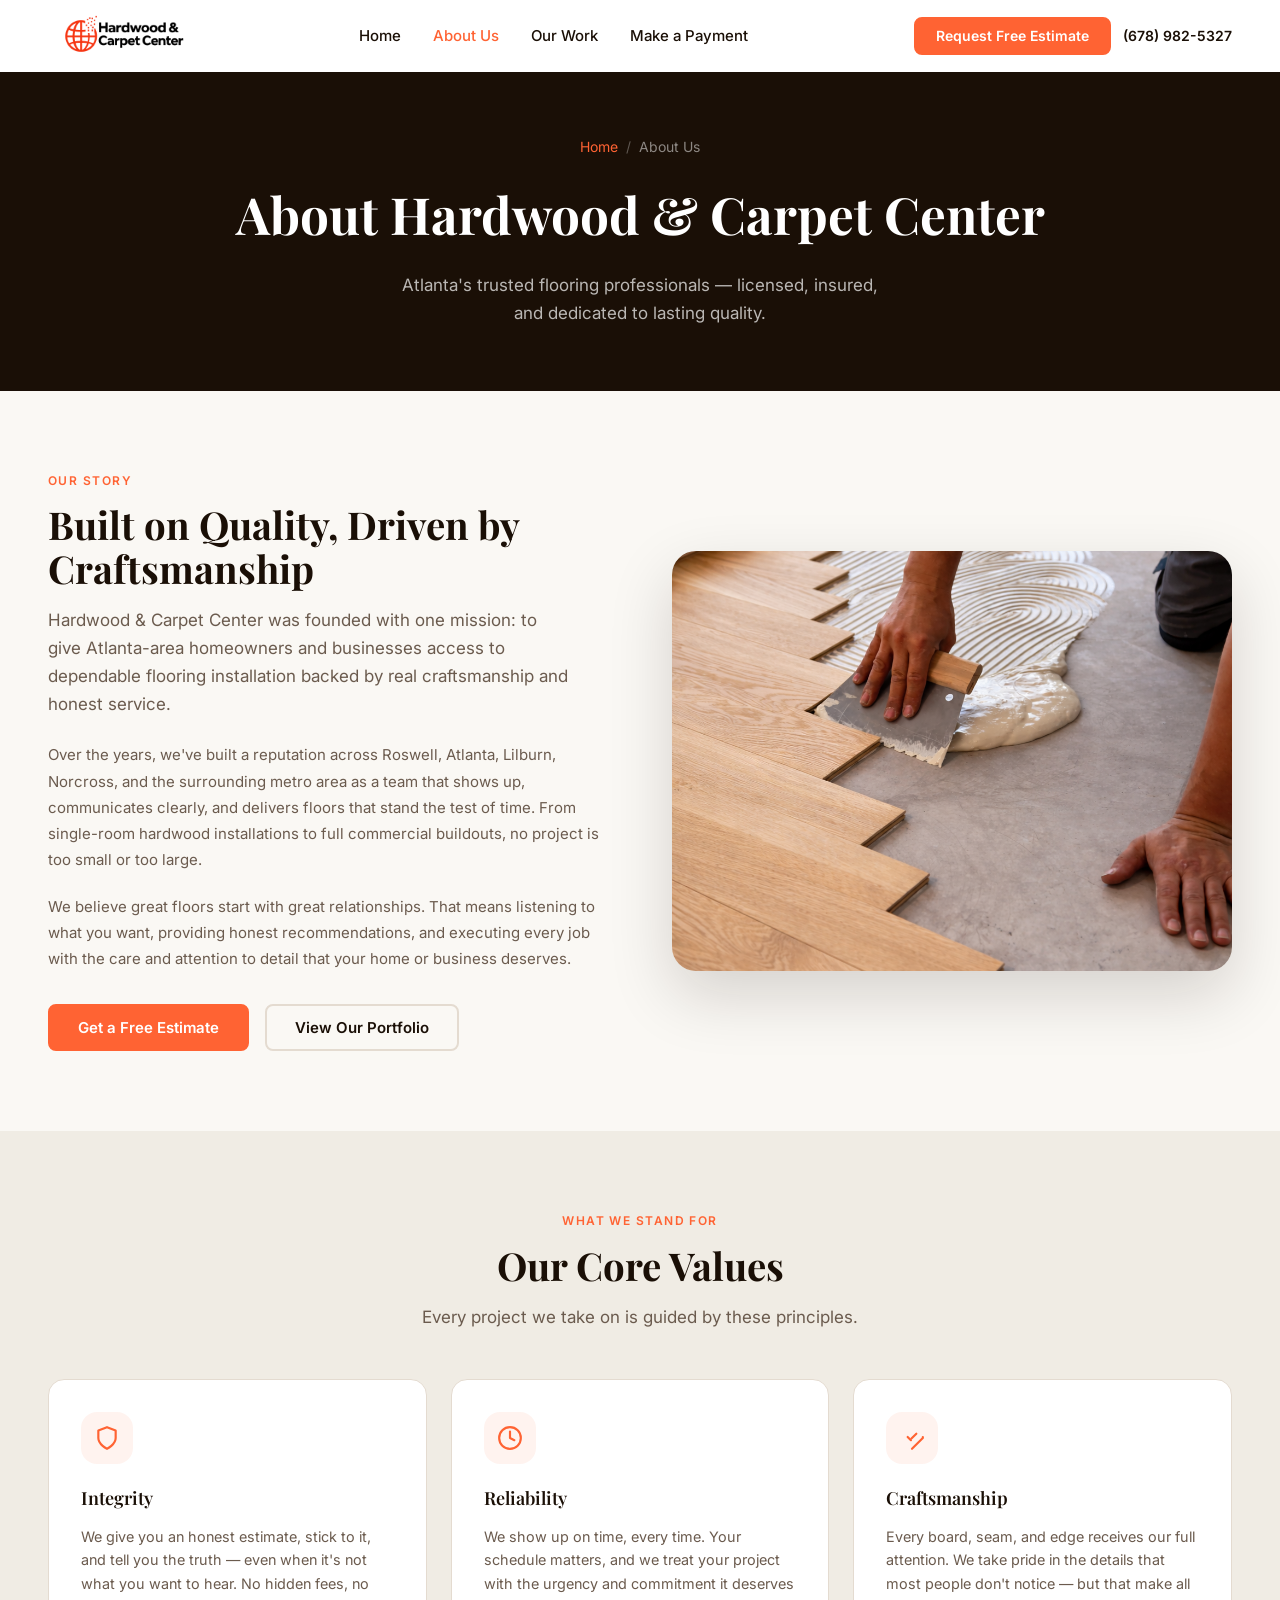
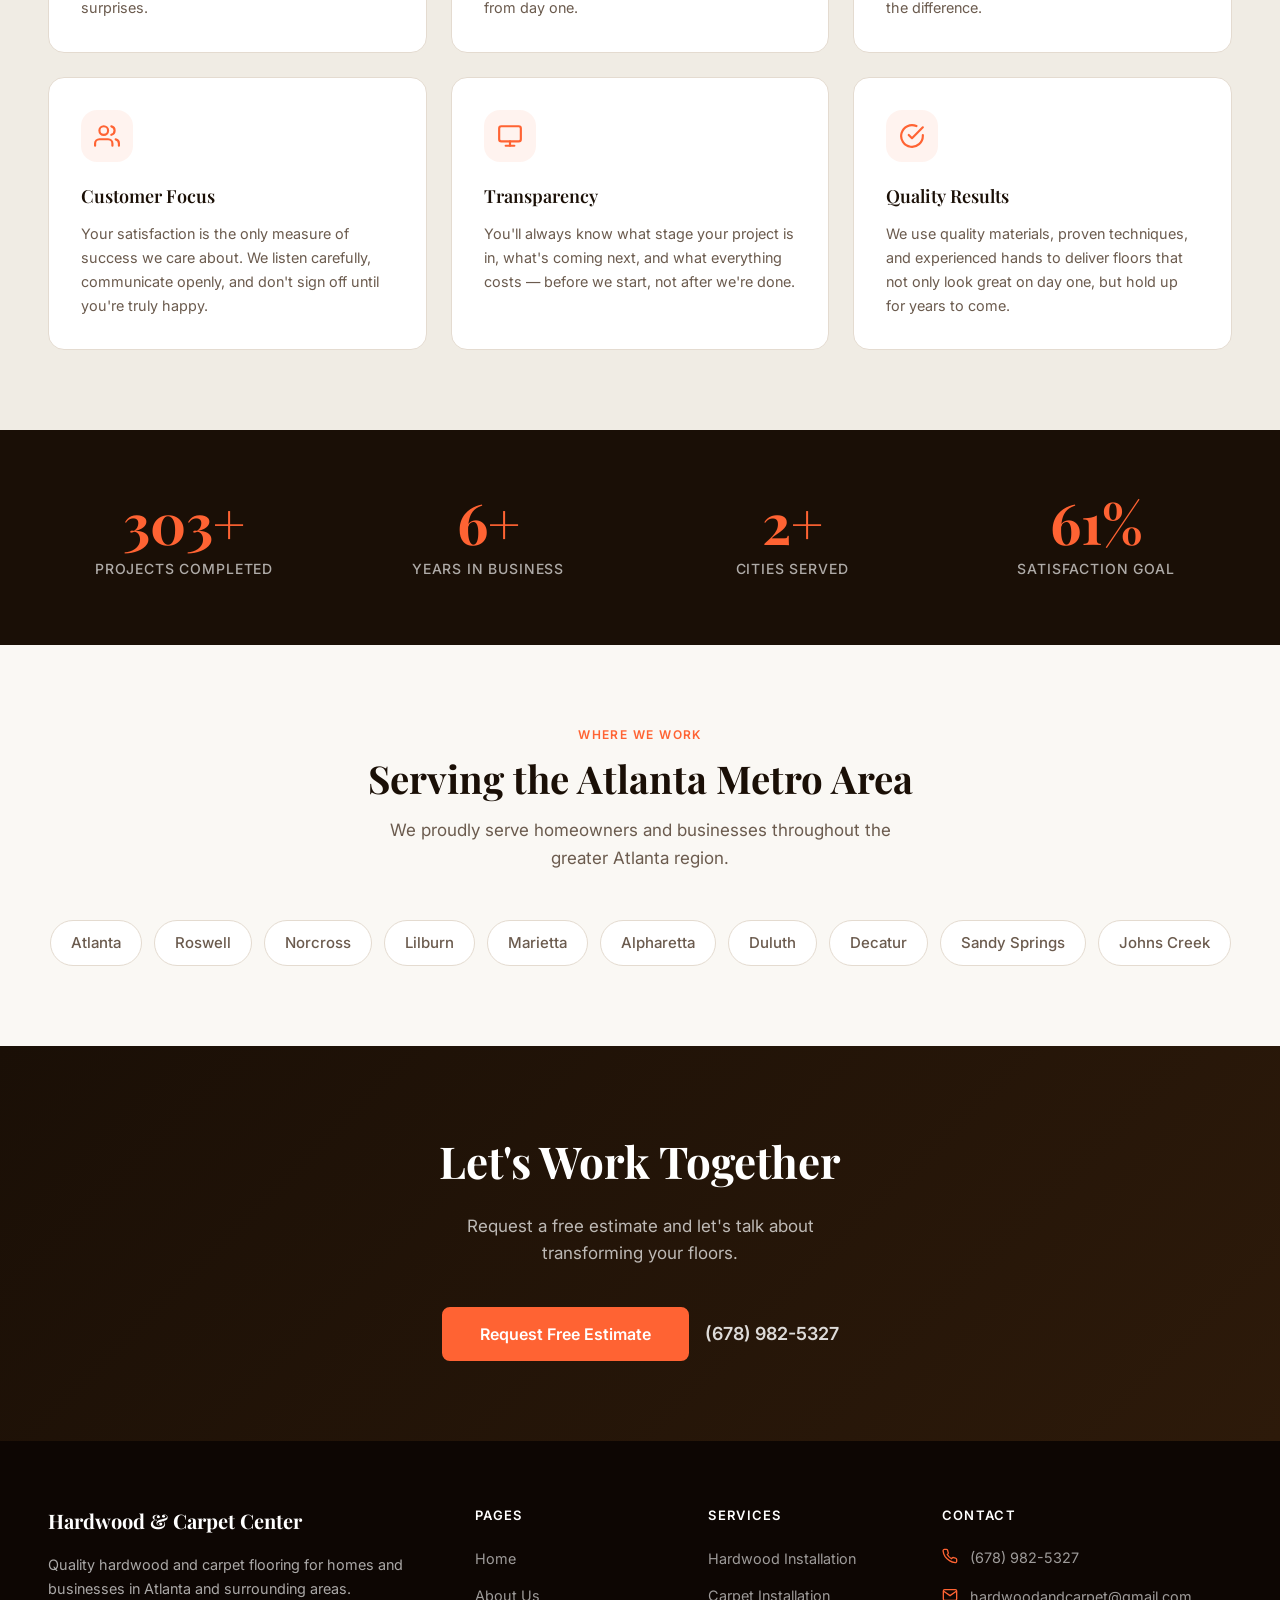
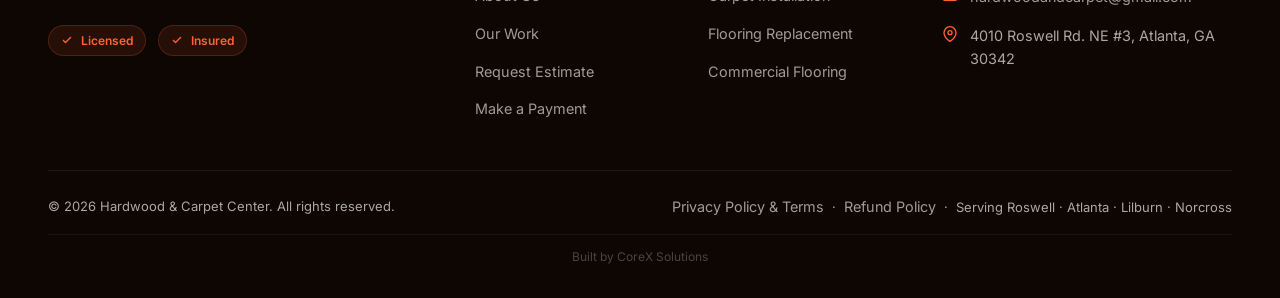
<file: about.html>
<!DOCTYPE html>
<html lang="en">
<head>
  <meta charset="UTF-8" />
  <meta name="viewport" content="width=device-width, initial-scale=1.0" />
  <meta name="description" content="Hardwood & Carpet Center is Atlanta's trusted flooring specialist serving homeowners, insurance companies, and contractors. Learn about our team and our commitment to quality." />
  <link rel="canonical" href="https://www.hardwoodandcarpet.com/about.html" />
  <!-- Open Graph -->
  <meta property="og:type" content="website" />
  <meta property="og:locale" content="en_US" />
  <meta property="og:site_name" content="Hardwood & Carpet Center" />
  <meta property="og:title" content="About Us | Hardwood & Carpet Center — Atlanta Flooring Experts Since Day One" />
  <meta property="og:description" content="Hardwood & Carpet Center is Atlanta's trusted flooring specialist serving homeowners, insurance companies, and contractors. Learn about our team and our commitment to quality." />
  <meta property="og:url" content="https://www.hardwoodandcarpet.com/about.html" />
  <meta property="og:image" content="https://www.hardwoodandcarpet.com/images/pic-1.jpg" />
  <!-- Twitter Card -->
  <meta name="twitter:card" content="summary_large_image" />
  <meta name="twitter:title" content="About Us | Hardwood & Carpet Center — Atlanta Flooring Experts Since Day One" />
  <meta name="twitter:description" content="Hardwood & Carpet Center is Atlanta's trusted flooring specialist serving homeowners, insurance companies, and contractors. Learn about our team and our commitment to quality." />
  <meta name="twitter:image" content="https://www.hardwoodandcarpet.com/images/pic-1.jpg" />
  <title>About Us | Hardwood & Carpet Center — Atlanta Flooring Experts Since Day One</title>
  <!-- Favicon -->
  <link rel="icon" type="image/svg+xml" href="/images/favicon.svg" />
  <link rel="icon" type="image/png" href="/images/favicon.png" />
  <link rel="apple-touch-icon" href="/images/apple-touch-icon.png" />
  <meta name="theme-color" content="#1a5c3a" />
  <!-- Google Fonts -->
  <link rel="preconnect" href="https://fonts.googleapis.com" />
  <link rel="preconnect" href="https://fonts.gstatic.com" crossorigin />
  <link rel="stylesheet" href="https://fonts.googleapis.com/css2?family=Playfair+Display:wght@400;600;700;800&family=Inter:wght@300;400;500;600;700&display=swap" />
  <link rel="stylesheet" href="css/style.css" />
  <!-- Google Analytics GA4 -->
  <script async src="https://www.googletagmanager.com/gtag/js?id=G-XXXXXXXXXX"></script>
  <script>
    window.dataLayer = window.dataLayer || [];
    function gtag(){dataLayer.push(arguments);}
    gtag('js', new Date());
    gtag('config', 'G-XXXXXXXXXX');
  </script>
</head>
<body>

  <header>
    <nav class="nav nav--scrolled" role="navigation" aria-label="Main navigation">
      <div class="nav__inner">
        <a href="index.html" class="nav__logo" aria-label="Hardwood &amp; Carpet Center — Home">
          <img src="logo.png" alt="Hardwood &amp; Carpet Center" class="nav__logo-img" width="200" height="52" />
        </a>
        <ul class="nav__links" role="list">
          <li><a href="index.html" class="nav__link">Home</a></li>
          <li><a href="about.html" class="nav__link active">About Us</a></li>
          <li><a href="gallery.html" class="nav__link">Our Work</a></li>
          <li><a href="payment.html" class="nav__link">Make a Payment</a></li>
        </ul>
        <div class="nav__actions">
          <a href="estimate.html" class="btn btn--primary btn--sm">Request Free Estimate</a>
          <a href="tel:6789825327" class="nav__phone" aria-label="Call us at (678) 982-5327">(678) 982-5327</a>
          <button class="nav__hamburger" aria-label="Toggle mobile menu" aria-expanded="false" aria-controls="mobileMenu">
            <span></span><span></span><span></span>
          </button>
        </div>
      </div>
    </nav>
    <div class="nav__mobile" id="mobileMenu" role="dialog" aria-label="Mobile navigation">
      <a href="index.html" class="nav__mobile-link">Home</a>
      <a href="about.html" class="nav__mobile-link">About Us</a>
      <a href="gallery.html" class="nav__mobile-link">Our Work</a>
      <a href="payment.html" class="nav__mobile-link">Make a Payment</a>
      <a href="estimate.html" class="btn btn--primary nav__mobile-cta">Request Free Estimate</a>
    </div>
  </header>

  <main>

    <!-- Page Hero -->
    <section class="page-hero" style="--bg-image: url('https://images.unsplash.com/photo-1581858726788-75bc0f6a952d?w=1920&q=60&auto=format&fit=crop');" aria-labelledby="page-title">
      <div class="container">
        <div class="page-hero__content">
          <nav class="page-hero__breadcrumb" aria-label="Breadcrumb">
            <a href="index.html">Home</a>
            <span class="page-hero__breadcrumb-sep" aria-hidden="true">/</span>
            <span aria-current="page">About Us</span>
          </nav>
          <h1 class="page-hero__title" id="page-title">About Hardwood &amp; Carpet Center</h1>
          <p class="page-hero__subtitle">Atlanta's trusted flooring professionals — licensed, insured, and dedicated to lasting quality.</p>
        </div>
      </div>
    </section>

    <!-- Our Story -->
    <section class="section" aria-labelledby="story-title">
      <div class="container">
        <div class="about-split">
          <div class="reveal">
            <span class="eyebrow">Our Story</span>
            <h2 class="section-title" id="story-title">Built on Quality, Driven by Craftsmanship</h2>
            <p class="section-subtitle" style="margin-bottom: var(--space-6);">
              Hardwood &amp; Carpet Center was founded with one mission: to give Atlanta-area homeowners and businesses access to dependable flooring installation backed by real craftsmanship and honest service.
            </p>
            <p style="font-size:0.9375rem;color:var(--color-text-muted);line-height:1.75;margin-bottom:var(--space-5);">
              Over the years, we've built a reputation across Roswell, Atlanta, Lilburn, Norcross, and the surrounding metro area as a team that shows up, communicates clearly, and delivers floors that stand the test of time. From single-room hardwood installations to full commercial buildouts, no project is too small or too large.
            </p>
            <p style="font-size:0.9375rem;color:var(--color-text-muted);line-height:1.75;margin-bottom:var(--space-8);">
              We believe great floors start with great relationships. That means listening to what you want, providing honest recommendations, and executing every job with the care and attention to detail that your home or business deserves.
            </p>
            <div style="display:flex;gap:var(--space-4);flex-wrap:wrap;">
              <a href="estimate.html" class="btn btn--primary">Get a Free Estimate</a>
              <a href="gallery.html" class="btn btn--outline-dark">View Our Portfolio</a>
            </div>
          </div>
          <div class="about-split__image-wrap reveal reveal-delay-2">
            <img
              src="images/about-install.png"
              alt="Installer spreading adhesive and laying light oak hardwood planks"
              class="about-split__image"
              width="800" height="600"
              loading="lazy"
            />
          </div>
        </div>
      </div>
    </section>

    <!-- Values -->
    <section class="section section--alt" aria-labelledby="values-title">
      <div class="container">
        <div class="section-header section-header--center">
          <span class="eyebrow">What We Stand For</span>
          <h2 class="section-title" id="values-title">Our Core Values</h2>
          <p class="section-subtitle">Every project we take on is guided by these principles.</p>
        </div>
        <div class="values-grid">

          <div class="value-card reveal">
            <div class="value-card__icon" aria-hidden="true">
              <svg width="26" height="26" viewBox="0 0 24 24" fill="none" stroke="currentColor" stroke-width="2" stroke-linecap="round" stroke-linejoin="round"><path d="M12 22s8-4 8-10V5l-8-3-8 3v7c0 6 8 10 8 10z"/></svg>
            </div>
            <h3 class="value-card__title">Integrity</h3>
            <p class="value-card__desc">We give you an honest estimate, stick to it, and tell you the truth — even when it's not what you want to hear. No hidden fees, no surprises.</p>
          </div>

          <div class="value-card reveal reveal-delay-1">
            <div class="value-card__icon" aria-hidden="true">
              <svg width="26" height="26" viewBox="0 0 24 24" fill="none" stroke="currentColor" stroke-width="2" stroke-linecap="round" stroke-linejoin="round"><circle cx="12" cy="12" r="10"/><polyline points="12 6 12 12 16 14"/></svg>
            </div>
            <h3 class="value-card__title">Reliability</h3>
            <p class="value-card__desc">We show up on time, every time. Your schedule matters, and we treat your project with the urgency and commitment it deserves from day one.</p>
          </div>

          <div class="value-card reveal reveal-delay-2">
            <div class="value-card__icon" aria-hidden="true">
              <svg width="26" height="26" viewBox="0 0 24 24" fill="none" stroke="currentColor" stroke-width="2" stroke-linecap="round" stroke-linejoin="round"><polyline points="22 11.08 22 12 12 22l-8-8V6l8-8 7 7"/><polyline points="16 8 11.5 12.5"/><line x1="8" y1="11" x2="11" y2="14"/></svg>
            </div>
            <h3 class="value-card__title">Craftsmanship</h3>
            <p class="value-card__desc">Every board, seam, and edge receives our full attention. We take pride in the details that most people don't notice — but that make all the difference.</p>
          </div>

          <div class="value-card reveal">
            <div class="value-card__icon" aria-hidden="true">
              <svg width="26" height="26" viewBox="0 0 24 24" fill="none" stroke="currentColor" stroke-width="2" stroke-linecap="round" stroke-linejoin="round"><path d="M17 21v-2a4 4 0 0 0-4-4H5a4 4 0 0 0-4 4v2"/><circle cx="9" cy="7" r="4"/><path d="M23 21v-2a4 4 0 0 0-3-3.87"/><path d="M16 3.13a4 4 0 0 1 0 7.75"/></svg>
            </div>
            <h3 class="value-card__title">Customer Focus</h3>
            <p class="value-card__desc">Your satisfaction is the only measure of success we care about. We listen carefully, communicate openly, and don't sign off until you're truly happy.</p>
          </div>

          <div class="value-card reveal reveal-delay-1">
            <div class="value-card__icon" aria-hidden="true">
              <svg width="26" height="26" viewBox="0 0 24 24" fill="none" stroke="currentColor" stroke-width="2" stroke-linecap="round" stroke-linejoin="round"><rect x="2" y="3" width="20" height="14" rx="2" ry="2"/><line x1="8" y1="21" x2="16" y2="21"/><line x1="12" y1="17" x2="12" y2="21"/></svg>
            </div>
            <h3 class="value-card__title">Transparency</h3>
            <p class="value-card__desc">You'll always know what stage your project is in, what's coming next, and what everything costs — before we start, not after we're done.</p>
          </div>

          <div class="value-card reveal reveal-delay-2">
            <div class="value-card__icon" aria-hidden="true">
              <svg width="26" height="26" viewBox="0 0 24 24" fill="none" stroke="currentColor" stroke-width="2" stroke-linecap="round" stroke-linejoin="round"><path d="M22 11.08V12a10 10 0 1 1-5.93-9.14"/><polyline points="22 4 12 14.01 9 11.01"/></svg>
            </div>
            <h3 class="value-card__title">Quality Results</h3>
            <p class="value-card__desc">We use quality materials, proven techniques, and experienced hands to deliver floors that not only look great on day one, but hold up for years to come.</p>
          </div>

        </div>
      </div>
    </section>

    <!-- Stats -->
    <section class="stats" aria-label="Company statistics">
      <div class="container">
        <div class="stats__grid">
          <div class="stat-item reveal">
            <div class="stat-item__number" data-count="500" data-suffix="+" aria-label="500+ projects completed">500+</div>
            <div class="stat-item__label">Projects Completed</div>
          </div>
          <div class="stat-item reveal reveal-delay-1">
            <div class="stat-item__number" data-count="10" data-suffix="+" aria-label="10+ years in business">10+</div>
            <div class="stat-item__label">Years in Business</div>
          </div>
          <div class="stat-item reveal reveal-delay-2">
            <div class="stat-item__number" data-count="4" data-suffix="+" aria-label="4+ cities served">4+</div>
            <div class="stat-item__label">Cities Served</div>
          </div>
          <div class="stat-item reveal reveal-delay-3">
            <div class="stat-item__number" data-count="100" data-suffix="%" aria-label="100% satisfaction rate">100%</div>
            <div class="stat-item__label">Satisfaction Goal</div>
          </div>
        </div>
      </div>
    </section>

    <!-- Service Areas -->
    <section class="section" aria-labelledby="areas-title">
      <div class="container">
        <div class="section-header section-header--center">
          <span class="eyebrow">Where We Work</span>
          <h2 class="section-title" id="areas-title">Serving the Atlanta Metro Area</h2>
          <p class="section-subtitle">We proudly serve homeowners and businesses throughout the greater Atlanta region.</p>
        </div>
        <div style="display:flex;flex-wrap:wrap;gap:var(--space-3);justify-content:center;margin-top:var(--space-8);">
          <span class="service-area-tag" style="font-size:0.9375rem;padding:10px 20px;">Atlanta</span>
          <span class="service-area-tag" style="font-size:0.9375rem;padding:10px 20px;">Roswell</span>
          <span class="service-area-tag" style="font-size:0.9375rem;padding:10px 20px;">Norcross</span>
          <span class="service-area-tag" style="font-size:0.9375rem;padding:10px 20px;">Lilburn</span>
          <span class="service-area-tag" style="font-size:0.9375rem;padding:10px 20px;">Marietta</span>
          <span class="service-area-tag" style="font-size:0.9375rem;padding:10px 20px;">Alpharetta</span>
          <span class="service-area-tag" style="font-size:0.9375rem;padding:10px 20px;">Duluth</span>
          <span class="service-area-tag" style="font-size:0.9375rem;padding:10px 20px;">Decatur</span>
          <span class="service-area-tag" style="font-size:0.9375rem;padding:10px 20px;">Sandy Springs</span>
          <span class="service-area-tag" style="font-size:0.9375rem;padding:10px 20px;">Johns Creek</span>
        </div>
      </div>
    </section>

    <!-- CTA -->
    <section class="cta-banner" aria-labelledby="cta-title">
      <div class="container">
        <div class="cta-banner__content reveal">
          <h2 class="cta-banner__title" id="cta-title">Let's Work Together</h2>
          <p class="cta-banner__subtitle">Request a free estimate and let's talk about transforming your floors.</p>
          <div class="cta-banner__actions">
            <a href="estimate.html" class="btn btn--primary btn--lg">Request Free Estimate</a>
            <a href="tel:6789825327" class="cta-banner__phone">(678) 982-5327</a>
          </div>
        </div>
      </div>
    </section>

  </main>

  <footer class="footer" role="contentinfo">
    <div class="container">
      <div class="footer__grid">
        <div>
          <p class="footer__brand-name">Hardwood &amp; Carpet Center</p>
          <p class="footer__brand-desc">Quality hardwood and carpet flooring for homes and businesses in Atlanta and surrounding areas.</p>
          <div class="footer__badges">
            <span class="footer__badge"><svg width="12" height="12" viewBox="0 0 24 24" fill="none" stroke="currentColor" stroke-width="2.5" aria-hidden="true"><polyline points="20 6 9 17 4 12"/></svg> Licensed</span>
            <span class="footer__badge"><svg width="12" height="12" viewBox="0 0 24 24" fill="none" stroke="currentColor" stroke-width="2.5" aria-hidden="true"><polyline points="20 6 9 17 4 12"/></svg> Insured</span>
          </div>
        </div>
        <nav aria-label="Footer navigation">
          <p class="footer__heading">Pages</p>
          <ul class="footer__links">
            <li><a href="index.html" class="footer__link">Home</a></li>
            <li><a href="about.html" class="footer__link">About Us</a></li>
            <li><a href="gallery.html" class="footer__link">Our Work</a></li>
            <li><a href="estimate.html" class="footer__link">Request Estimate</a></li>
            <li><a href="payment.html" class="footer__link">Make a Payment</a></li>
          </ul>
        </nav>
        <div>
          <p class="footer__heading">Services</p>
          <ul class="footer__links">
            <li><a href="estimate.html" class="footer__link">Hardwood Installation</a></li>
            <li><a href="estimate.html" class="footer__link">Carpet Installation</a></li>
            <li><a href="estimate.html" class="footer__link">Flooring Replacement</a></li>
            <li><a href="estimate.html" class="footer__link">Commercial Flooring</a></li>
          </ul>
        </div>
        <address style="font-style:normal;">
          <p class="footer__heading">Contact</p>
          <div class="footer__contact-item">
            <svg class="footer__contact-icon" width="16" height="16" viewBox="0 0 24 24" fill="none" stroke="currentColor" stroke-width="2" aria-hidden="true"><path d="M22 16.92v3a2 2 0 0 1-2.18 2 19.79 19.79 0 0 1-8.63-3.07A19.5 19.5 0 0 1 4.69 13a19.79 19.79 0 0 1-3.07-8.67A2 2 0 0 1 3.6 2.18h3a2 2 0 0 1 2 1.72c.127.96.361 1.903.7 2.81a2 2 0 0 1-.45 2.11L7.91 9.76a16 16 0 0 0 6.29 6.29l1.14-1.14a2 2 0 0 1 2.11-.45c.907.339 1.85.573 2.81.7a2 2 0 0 1 1.72 2.02z"/></svg>
            <a href="tel:6789825327" class="footer__link">(678) 982-5327</a>
          </div>
          <div class="footer__contact-item">
            <svg class="footer__contact-icon" width="16" height="16" viewBox="0 0 24 24" fill="none" stroke="currentColor" stroke-width="2" aria-hidden="true"><path d="M4 4h16c1.1 0 2 .9 2 2v12c0 1.1-.9 2-2 2H4c-1.1 0-2-.9-2-2V6c0-1.1.9-2 2-2z"/><polyline points="22,6 12,13 2,6"/></svg>
            <a href="mailto:hardwoodandcarpet@gmail.com" class="footer__link">hardwoodandcarpet@gmail.com</a>
          </div>
          <div class="footer__contact-item">
            <svg class="footer__contact-icon" width="16" height="16" viewBox="0 0 24 24" fill="none" stroke="currentColor" stroke-width="2" aria-hidden="true"><path d="M21 10c0 7-9 13-9 13s-9-6-9-13a9 9 0 0 1 18 0z"/><circle cx="12" cy="10" r="3"/></svg>
            <span>4010 Roswell Rd. NE #3, Atlanta, GA 30342</span>
          </div>
        </address>
      </div>
      <div class="footer__bottom">
        <p>© <span id="year">2025</span> Hardwood &amp; Carpet Center. All rights reserved.</p>
        <p><a href="privacy.html" class="footer__link">Privacy Policy &amp; Terms</a> &nbsp;·&nbsp; <a href="/refund-policy.html" class="footer__link">Refund Policy</a> &nbsp;·&nbsp; Serving Roswell · Atlanta · Lilburn · Norcross</p>
        <p class="footer__credit"><a href="https://www.corexsolutions.net/" target="_blank" rel="noopener noreferrer" aria-label="Built by CoreX Solutions">Built by CoreX Solutions</a></p>
      </div>
    </div>
  </footer>

  <script src="js/main.js"></script>
  <script>document.getElementById('year').textContent = new Date().getFullYear();</script>
  <script type="application/ld+json">
  {
    "@context": "https://schema.org",
    "@type": "BreadcrumbList",
    "itemListElement": [
      {
        "@type": "ListItem",
        "position": 1,
        "name": "Home",
        "item": "https://www.hardwoodandcarpet.com"
      },
      {
        "@type": "ListItem",
        "position": 2,
        "name": "About Us",
        "item": "https://www.hardwoodandcarpet.com/about.html"
      }
    ]
  }
  </script>
</body>
</html>
</file>
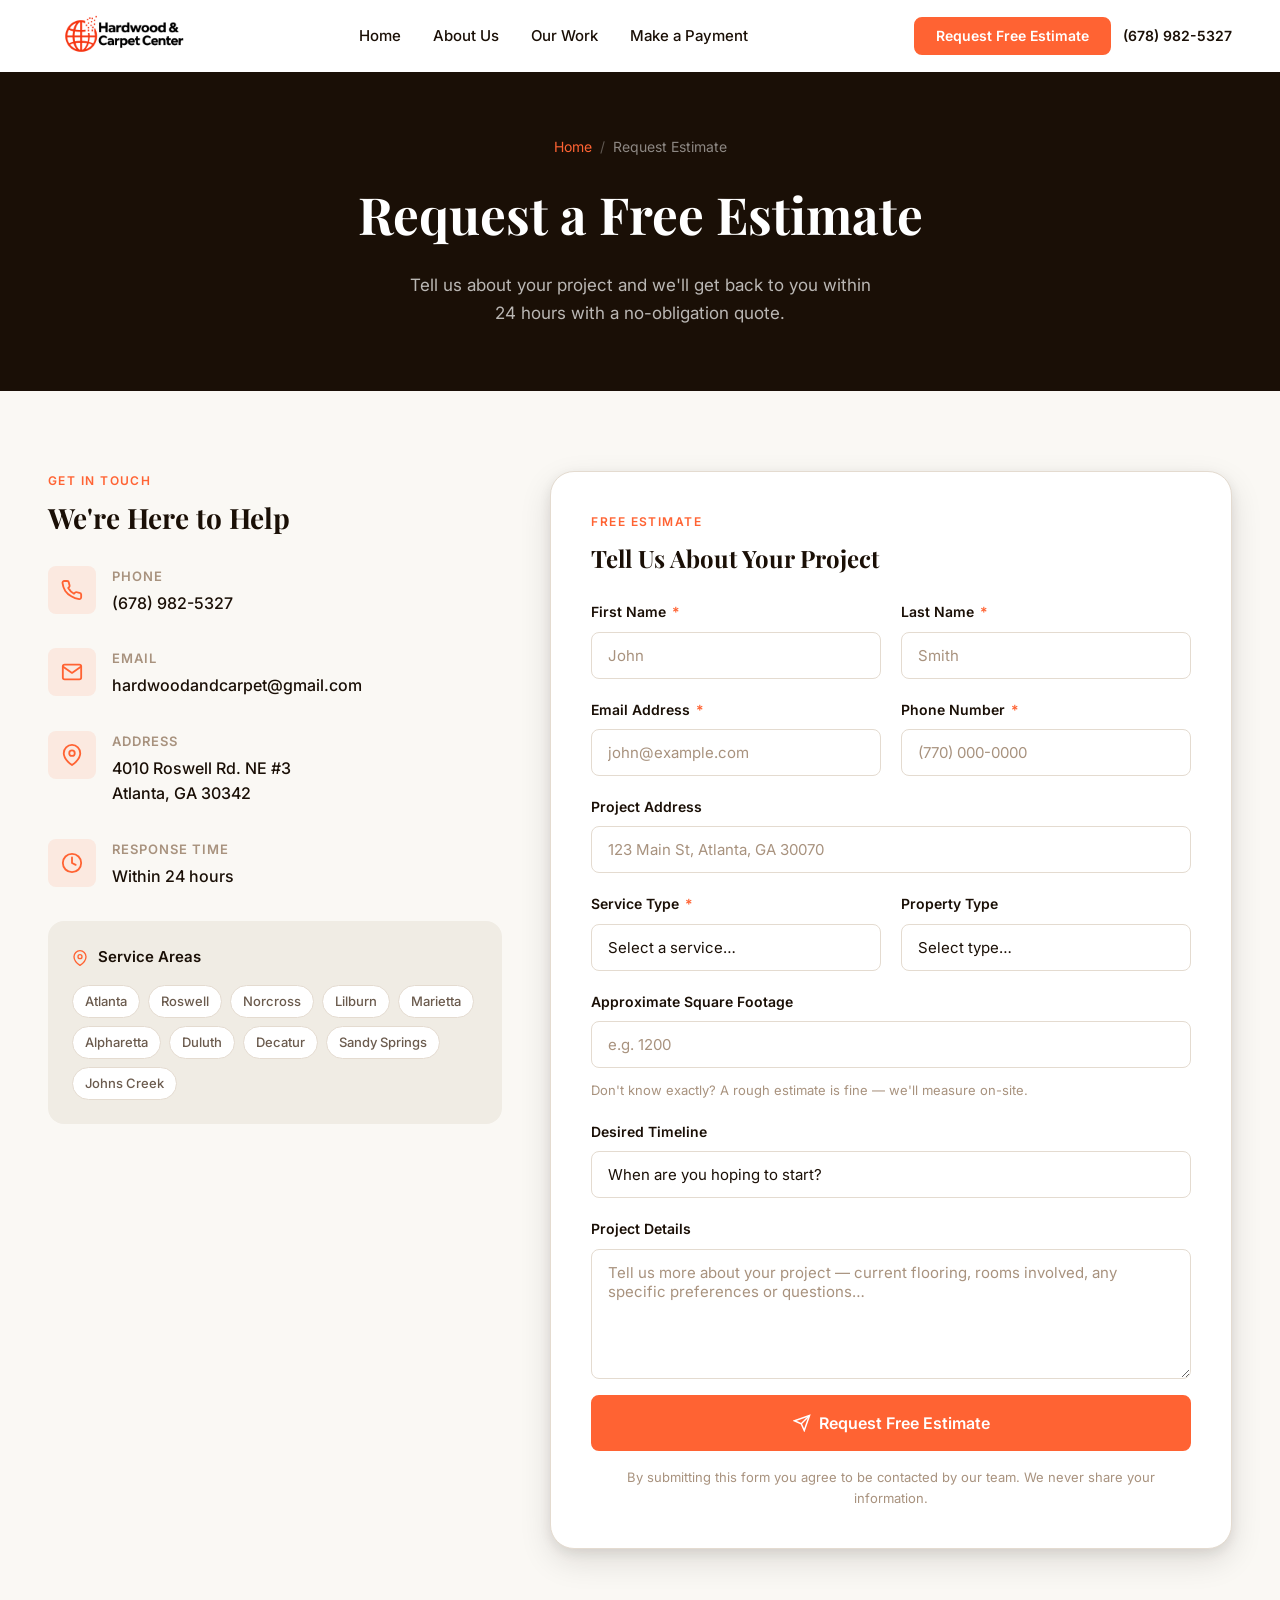
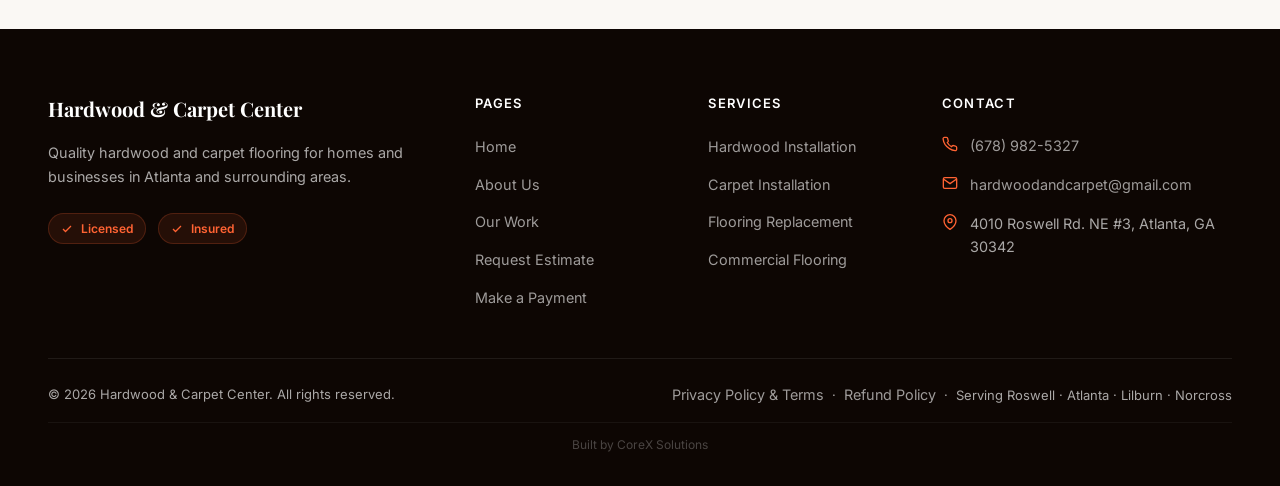
<file: estimate.html>
<!DOCTYPE html>
<html lang="en">
<head>
  <meta charset="UTF-8" />
  <meta name="viewport" content="width=device-width, initial-scale=1.0" />
  <meta name="description" content="Request a free flooring estimate from Hardwood & Carpet Center. We serve homeowners, insurance companies, and contractors across Metro Atlanta. Fast response guaranteed." />
  <link rel="canonical" href="https://www.hardwoodandcarpet.com/estimate.html" />
  <!-- Open Graph -->
  <meta property="og:type" content="website" />
  <meta property="og:locale" content="en_US" />
  <meta property="og:site_name" content="Hardwood & Carpet Center" />
  <meta property="og:title" content="Request a Free Flooring Estimate | Hardwood & Carpet Center | Atlanta, GA" />
  <meta property="og:description" content="Request a free flooring estimate from Hardwood & Carpet Center. We serve homeowners, insurance companies, and contractors across Metro Atlanta. Fast response guaranteed." />
  <meta property="og:url" content="https://www.hardwoodandcarpet.com/estimate.html" />
  <meta property="og:image" content="https://www.hardwoodandcarpet.com/images/pic-1.jpg" />
  <!-- Twitter Card -->
  <meta name="twitter:card" content="summary_large_image" />
  <meta name="twitter:title" content="Request a Free Flooring Estimate | Hardwood & Carpet Center | Atlanta, GA" />
  <meta name="twitter:description" content="Request a free flooring estimate from Hardwood & Carpet Center. We serve homeowners, insurance companies, and contractors across Metro Atlanta. Fast response guaranteed." />
  <meta name="twitter:image" content="https://www.hardwoodandcarpet.com/images/pic-1.jpg" />
  <title>Request a Free Flooring Estimate | Hardwood & Carpet Center | Atlanta, GA</title>
  <!-- Favicon -->
  <link rel="icon" type="image/svg+xml" href="/images/favicon.svg" />
  <link rel="icon" type="image/png" href="/images/favicon.png" />
  <link rel="apple-touch-icon" href="/images/apple-touch-icon.png" />
  <meta name="theme-color" content="#1a5c3a" />
  <!-- Google Fonts -->
  <link rel="preconnect" href="https://fonts.googleapis.com" />
  <link rel="preconnect" href="https://fonts.gstatic.com" crossorigin />
  <link rel="stylesheet" href="https://fonts.googleapis.com/css2?family=Playfair+Display:wght@400;600;700;800&family=Inter:wght@300;400;500;600;700&display=swap" />
  <link rel="stylesheet" href="css/style.css" />
  <!-- Google Analytics GA4 -->
  <script async src="https://www.googletagmanager.com/gtag/js?id=G-XXXXXXXXXX"></script>
  <script>
    window.dataLayer = window.dataLayer || [];
    function gtag(){dataLayer.push(arguments);}
    gtag('js', new Date());
    gtag('config', 'G-XXXXXXXXXX');
  </script>
</head>
<body>

  <header>
    <nav class="nav nav--scrolled" role="navigation" aria-label="Main navigation">
      <div class="nav__inner">
        <a href="index.html" class="nav__logo" aria-label="Hardwood &amp; Carpet Center — Home">
          <img src="logo.png" alt="Hardwood &amp; Carpet Center" class="nav__logo-img" width="200" height="52" />
        </a>
        <ul class="nav__links" role="list">
          <li><a href="index.html" class="nav__link">Home</a></li>
          <li><a href="about.html" class="nav__link">About Us</a></li>
          <li><a href="gallery.html" class="nav__link">Our Work</a></li>
          <li><a href="payment.html" class="nav__link">Make a Payment</a></li>
        </ul>
        <div class="nav__actions">
          <a href="estimate.html" class="btn btn--primary btn--sm">Request Free Estimate</a>
          <a href="tel:6789825327" class="nav__phone" aria-label="Call us at (678) 982-5327">(678) 982-5327</a>
          <button class="nav__hamburger" aria-label="Toggle mobile menu" aria-expanded="false" aria-controls="mobileMenu">
            <span></span><span></span><span></span>
          </button>
        </div>
      </div>
    </nav>
    <div class="nav__mobile" id="mobileMenu" role="dialog" aria-label="Mobile navigation">
      <a href="index.html" class="nav__mobile-link">Home</a>
      <a href="about.html" class="nav__mobile-link">About Us</a>
      <a href="gallery.html" class="nav__mobile-link">Our Work</a>
      <a href="payment.html" class="nav__mobile-link">Make a Payment</a>
      <a href="estimate.html" class="btn btn--primary nav__mobile-cta">Request Free Estimate</a>
    </div>
  </header>

  <main>

    <!-- Page Hero -->
    <section class="page-hero" style="--bg-image: url('https://images.unsplash.com/photo-1504148455328-c376907d081c?w=1920&q=60&auto=format&fit=crop');" aria-labelledby="page-title">
      <div class="container">
        <div class="page-hero__content">
          <nav class="page-hero__breadcrumb" aria-label="Breadcrumb">
            <a href="index.html">Home</a>
            <span class="page-hero__breadcrumb-sep" aria-hidden="true">/</span>
            <span aria-current="page">Request Estimate</span>
          </nav>
          <h1 class="page-hero__title" id="page-title">Request a Free Estimate</h1>
          <p class="page-hero__subtitle">Tell us about your project and we'll get back to you within 24 hours with a no-obligation quote.</p>
        </div>
      </div>
    </section>

    <!-- Contact Layout -->
    <section class="section" aria-labelledby="contact-heading">
      <div class="container">
        <h2 class="sr-only" id="contact-heading">Contact Information and Estimate Form</h2>
        <div class="contact-layout">

          <!-- Info Sidebar -->
          <aside aria-label="Contact information">
            <span class="eyebrow">Get in Touch</span>
            <h3 class="section-title" style="font-size:1.75rem;margin-bottom:var(--space-8);">We're Here to Help</h3>

            <div class="contact-info__item">
              <div class="contact-info__icon" aria-hidden="true">
                <svg width="22" height="22" viewBox="0 0 24 24" fill="none" stroke="currentColor" stroke-width="2" stroke-linecap="round" stroke-linejoin="round"><path d="M22 16.92v3a2 2 0 0 1-2.18 2 19.79 19.79 0 0 1-8.63-3.07A19.5 19.5 0 0 1 4.69 13a19.79 19.79 0 0 1-3.07-8.67A2 2 0 0 1 3.6 2.18h3a2 2 0 0 1 2 1.72c.127.96.361 1.903.7 2.81a2 2 0 0 1-.45 2.11L7.91 9.76a16 16 0 0 0 6.29 6.29l1.14-1.14a2 2 0 0 1 2.11-.45c.907.339 1.85.573 2.81.7a2 2 0 0 1 1.72 2.02z"/></svg>
              </div>
              <div>
                <p class="contact-info__label">Phone</p>
                <p class="contact-info__value"><a href="tel:6789825327">(678) 982-5327</a></p>
              </div>
            </div>

            <div class="contact-info__item">
              <div class="contact-info__icon" aria-hidden="true">
                <svg width="22" height="22" viewBox="0 0 24 24" fill="none" stroke="currentColor" stroke-width="2" stroke-linecap="round" stroke-linejoin="round"><path d="M4 4h16c1.1 0 2 .9 2 2v12c0 1.1-.9 2-2 2H4c-1.1 0-2-.9-2-2V6c0-1.1.9-2 2-2z"/><polyline points="22,6 12,13 2,6"/></svg>
              </div>
              <div>
                <p class="contact-info__label">Email</p>
                <p class="contact-info__value"><a href="mailto:hardwoodandcarpet@gmail.com">hardwoodandcarpet@gmail.com</a></p>
              </div>
            </div>

            <div class="contact-info__item">
              <div class="contact-info__icon" aria-hidden="true">
                <svg width="22" height="22" viewBox="0 0 24 24" fill="none" stroke="currentColor" stroke-width="2" stroke-linecap="round" stroke-linejoin="round"><path d="M21 10c0 7-9 13-9 13s-9-6-9-13a9 9 0 0 1 18 0z"/><circle cx="12" cy="10" r="3"/></svg>
              </div>
              <div>
                <p class="contact-info__label">Address</p>
                <p class="contact-info__value">4010 Roswell Rd. NE #3<br>Atlanta, GA 30342</p>
              </div>
            </div>

            <div class="contact-info__item">
              <div class="contact-info__icon" aria-hidden="true">
                <svg width="22" height="22" viewBox="0 0 24 24" fill="none" stroke="currentColor" stroke-width="2" stroke-linecap="round" stroke-linejoin="round"><circle cx="12" cy="12" r="10"/><polyline points="12 6 12 12 16 14"/></svg>
              </div>
              <div>
                <p class="contact-info__label">Response Time</p>
                <p class="contact-info__value">Within 24 hours</p>
              </div>
            </div>

            <div class="contact-service-areas">
              <p class="contact-service-areas__title">
                <svg width="16" height="16" viewBox="0 0 24 24" fill="none" stroke="currentColor" stroke-width="2" style="display:inline;vertical-align:middle;margin-right:6px;color:var(--color-accent);" aria-hidden="true"><path d="M21 10c0 7-9 13-9 13s-9-6-9-13a9 9 0 0 1 18 0z"/><circle cx="12" cy="10" r="3"/></svg>
                Service Areas
              </p>
              <div class="service-areas-list">
                <span class="service-area-tag">Atlanta</span>
                <span class="service-area-tag">Roswell</span>
                <span class="service-area-tag">Norcross</span>
                <span class="service-area-tag">Lilburn</span>
                <span class="service-area-tag">Marietta</span>
                <span class="service-area-tag">Alpharetta</span>
                <span class="service-area-tag">Duluth</span>
                <span class="service-area-tag">Decatur</span>
                <span class="service-area-tag">Sandy Springs</span>
                <span class="service-area-tag">Johns Creek</span>
              </div>
            </div>
          </aside>

          <!-- Estimate Form -->
          <div>
            <div class="form-card reveal">
              <span class="eyebrow" style="margin-bottom:var(--space-2);">Free Estimate</span>
              <h3 style="font-family:var(--font-heading);font-size:1.5rem;font-weight:700;color:var(--color-primary);margin-bottom:var(--space-6);">Tell Us About Your Project</h3>

              <form id="estimateForm" name="estimate-request" data-netlify="true" data-netlify-honeypot="bot-field" novalidate aria-label="Estimate request form">
                <input type="hidden" name="form-name" value="estimate-request" />
                <p style="display:none;"><label>Don't fill this out: <input name="bot-field" /></label></p>
                <div class="form-grid form-grid--2col">

                  <div class="form-group">
                    <label class="form-label" for="firstName">First Name <span class="required" aria-hidden="true">*</span></label>
                    <input class="form-input" type="text" id="firstName" name="firstName" placeholder="John" autocomplete="given-name" required aria-required="true" />
                  </div>

                  <div class="form-group">
                    <label class="form-label" for="lastName">Last Name <span class="required" aria-hidden="true">*</span></label>
                    <input class="form-input" type="text" id="lastName" name="lastName" placeholder="Smith" autocomplete="family-name" required aria-required="true" />
                  </div>

                  <div class="form-group">
                    <label class="form-label" for="email">Email Address <span class="required" aria-hidden="true">*</span></label>
                    <input class="form-input" type="email" id="email" name="email" placeholder="john@example.com" autocomplete="email" required aria-required="true" />
                  </div>

                  <div class="form-group">
                    <label class="form-label" for="phone">Phone Number <span class="required" aria-hidden="true">*</span></label>
                    <input class="form-input" type="tel" id="phone" name="phone" placeholder="(770) 000-0000" autocomplete="tel" required aria-required="true" />
                  </div>

                  <div class="form-group form-group--full">
                    <label class="form-label" for="address">Project Address</label>
                    <input class="form-input" type="text" id="address" name="address" placeholder="123 Main St, Atlanta, GA 30070" autocomplete="street-address" />
                  </div>

                  <div class="form-group">
                    <label class="form-label" for="serviceType">Service Type <span class="required" aria-hidden="true">*</span></label>
                    <select class="form-select form-input" id="serviceType" name="serviceType" required aria-required="true">
                      <option value="" disabled selected>Select a service…</option>
                      <option value="hardwood">Hardwood Installation</option>
                      <option value="carpet">Carpet Installation</option>
                      <option value="replacement">Flooring Replacement</option>
                      <option value="commercial">Commercial Flooring</option>
                      <option value="other">Other / Not Sure</option>
                    </select>
                  </div>

                  <div class="form-group">
                    <label class="form-label" for="propertyType">Property Type</label>
                    <select class="form-select form-input" id="propertyType" name="propertyType">
                      <option value="" disabled selected>Select type…</option>
                      <option value="residential">Residential Home</option>
                      <option value="condo">Condo / Townhome</option>
                      <option value="commercial">Commercial Office</option>
                      <option value="retail">Retail Space</option>
                      <option value="rental">Rental Property</option>
                    </select>
                  </div>

                  <div class="form-group form-group--full">
                    <label class="form-label" for="squareFeet">Approximate Square Footage</label>
                    <input class="form-input" type="number" id="squareFeet" name="squareFeet" placeholder="e.g. 1200" min="0" />
                    <span class="form-hint">Don't know exactly? A rough estimate is fine — we'll measure on-site.</span>
                  </div>

                  <div class="form-group form-group--full">
                    <label class="form-label" for="timeline">Desired Timeline</label>
                    <select class="form-select form-input" id="timeline" name="timeline">
                      <option value="" disabled selected>When are you hoping to start?</option>
                      <option value="asap">As soon as possible</option>
                      <option value="1month">Within 1 month</option>
                      <option value="3months">1–3 months</option>
                      <option value="planning">Just planning ahead</option>
                    </select>
                  </div>

                  <div class="form-group form-group--full">
                    <label class="form-label" for="message">Project Details</label>
                    <textarea class="form-textarea" id="message" name="message" placeholder="Tell us more about your project — current flooring, rooms involved, any specific preferences or questions…" rows="5"></textarea>
                  </div>

                </div>

                <button type="submit" class="btn btn--primary btn--lg form-submit">
                  <svg width="18" height="18" viewBox="0 0 24 24" fill="none" stroke="currentColor" stroke-width="2" aria-hidden="true"><line x1="22" y1="2" x2="11" y2="13"/><polygon points="22 2 15 22 11 13 2 9 22 2"/></svg>
                  Request Free Estimate
                </button>

                <div class="form-success" id="formSuccess" role="status" aria-live="polite">
                  <svg width="20" height="20" viewBox="0 0 24 24" fill="none" stroke="currentColor" stroke-width="2" aria-hidden="true"><path d="M22 11.08V12a10 10 0 1 1-5.93-9.14"/><polyline points="22 4 12 14.01 9 11.01"/></svg>
                  Thank you! We've received your request and will be in touch within 24 hours.
                </div>

                <p style="font-size:0.8125rem;color:var(--color-text-light);margin-top:var(--space-4);text-align:center;">
                  By submitting this form you agree to be contacted by our team. We never share your information.
                </p>
              </form>
            </div>
          </div>

        </div>
      </div>
    </section>

  </main>

  <footer class="footer" role="contentinfo">
    <div class="container">
      <div class="footer__grid">
        <div>
          <p class="footer__brand-name">Hardwood &amp; Carpet Center</p>
          <p class="footer__brand-desc">Quality hardwood and carpet flooring for homes and businesses in Atlanta and surrounding areas.</p>
          <div class="footer__badges">
            <span class="footer__badge"><svg width="12" height="12" viewBox="0 0 24 24" fill="none" stroke="currentColor" stroke-width="2.5" aria-hidden="true"><polyline points="20 6 9 17 4 12"/></svg> Licensed</span>
            <span class="footer__badge"><svg width="12" height="12" viewBox="0 0 24 24" fill="none" stroke="currentColor" stroke-width="2.5" aria-hidden="true"><polyline points="20 6 9 17 4 12"/></svg> Insured</span>
          </div>
        </div>
        <nav aria-label="Footer navigation">
          <p class="footer__heading">Pages</p>
          <ul class="footer__links">
            <li><a href="index.html" class="footer__link">Home</a></li>
            <li><a href="about.html" class="footer__link">About Us</a></li>
            <li><a href="gallery.html" class="footer__link">Our Work</a></li>
            <li><a href="estimate.html" class="footer__link">Request Estimate</a></li>
            <li><a href="payment.html" class="footer__link">Make a Payment</a></li>
          </ul>
        </nav>
        <div>
          <p class="footer__heading">Services</p>
          <ul class="footer__links">
            <li><a href="estimate.html" class="footer__link">Hardwood Installation</a></li>
            <li><a href="estimate.html" class="footer__link">Carpet Installation</a></li>
            <li><a href="estimate.html" class="footer__link">Flooring Replacement</a></li>
            <li><a href="estimate.html" class="footer__link">Commercial Flooring</a></li>
          </ul>
        </div>
        <address style="font-style:normal;">
          <p class="footer__heading">Contact</p>
          <div class="footer__contact-item"><svg class="footer__contact-icon" width="16" height="16" viewBox="0 0 24 24" fill="none" stroke="currentColor" stroke-width="2" aria-hidden="true"><path d="M22 16.92v3a2 2 0 0 1-2.18 2 19.79 19.79 0 0 1-8.63-3.07A19.5 19.5 0 0 1 4.69 13a19.79 19.79 0 0 1-3.07-8.67A2 2 0 0 1 3.6 2.18h3a2 2 0 0 1 2 1.72c.127.96.361 1.903.7 2.81a2 2 0 0 1-.45 2.11L7.91 9.76a16 16 0 0 0 6.29 6.29l1.14-1.14a2 2 0 0 1 2.11-.45c.907.339 1.85.573 2.81.7a2 2 0 0 1 1.72 2.02z"/></svg><a href="tel:6789825327" class="footer__link">(678) 982-5327</a></div>
          <div class="footer__contact-item"><svg class="footer__contact-icon" width="16" height="16" viewBox="0 0 24 24" fill="none" stroke="currentColor" stroke-width="2" aria-hidden="true"><path d="M4 4h16c1.1 0 2 .9 2 2v12c0 1.1-.9 2-2 2H4c-1.1 0-2-.9-2-2V6c0-1.1.9-2 2-2z"/><polyline points="22,6 12,13 2,6"/></svg><a href="mailto:hardwoodandcarpet@gmail.com" class="footer__link">hardwoodandcarpet@gmail.com</a></div>
          <div class="footer__contact-item"><svg class="footer__contact-icon" width="16" height="16" viewBox="0 0 24 24" fill="none" stroke="currentColor" stroke-width="2" aria-hidden="true"><path d="M21 10c0 7-9 13-9 13s-9-6-9-13a9 9 0 0 1 18 0z"/><circle cx="12" cy="10" r="3"/></svg><span>4010 Roswell Rd. NE #3, Atlanta, GA 30342</span></div>
        </address>
      </div>
      <div class="footer__bottom">
        <p>© <span id="year">2025</span> Hardwood &amp; Carpet Center. All rights reserved.</p>
        <p><a href="privacy.html" class="footer__link">Privacy Policy &amp; Terms</a> &nbsp;·&nbsp; <a href="/refund-policy.html" class="footer__link">Refund Policy</a> &nbsp;·&nbsp; Serving Roswell · Atlanta · Lilburn · Norcross</p>
        <p class="footer__credit"><a href="https://www.corexsolutions.net/" target="_blank" rel="noopener noreferrer" aria-label="Built by CoreX Solutions">Built by CoreX Solutions</a></p>
      </div>
    </div>
  </footer>

  <script src="js/main.js"></script>
  <script>document.getElementById('year').textContent = new Date().getFullYear();</script>
  <script type="application/ld+json">
  {
    "@context": "https://schema.org",
    "@type": "BreadcrumbList",
    "itemListElement": [
      {
        "@type": "ListItem",
        "position": 1,
        "name": "Home",
        "item": "https://www.hardwoodandcarpet.com"
      },
      {
        "@type": "ListItem",
        "position": 2,
        "name": "Free Estimate",
        "item": "https://www.hardwoodandcarpet.com/estimate.html"
      }
    ]
  }
  </script>
</body>
</html>
</file>
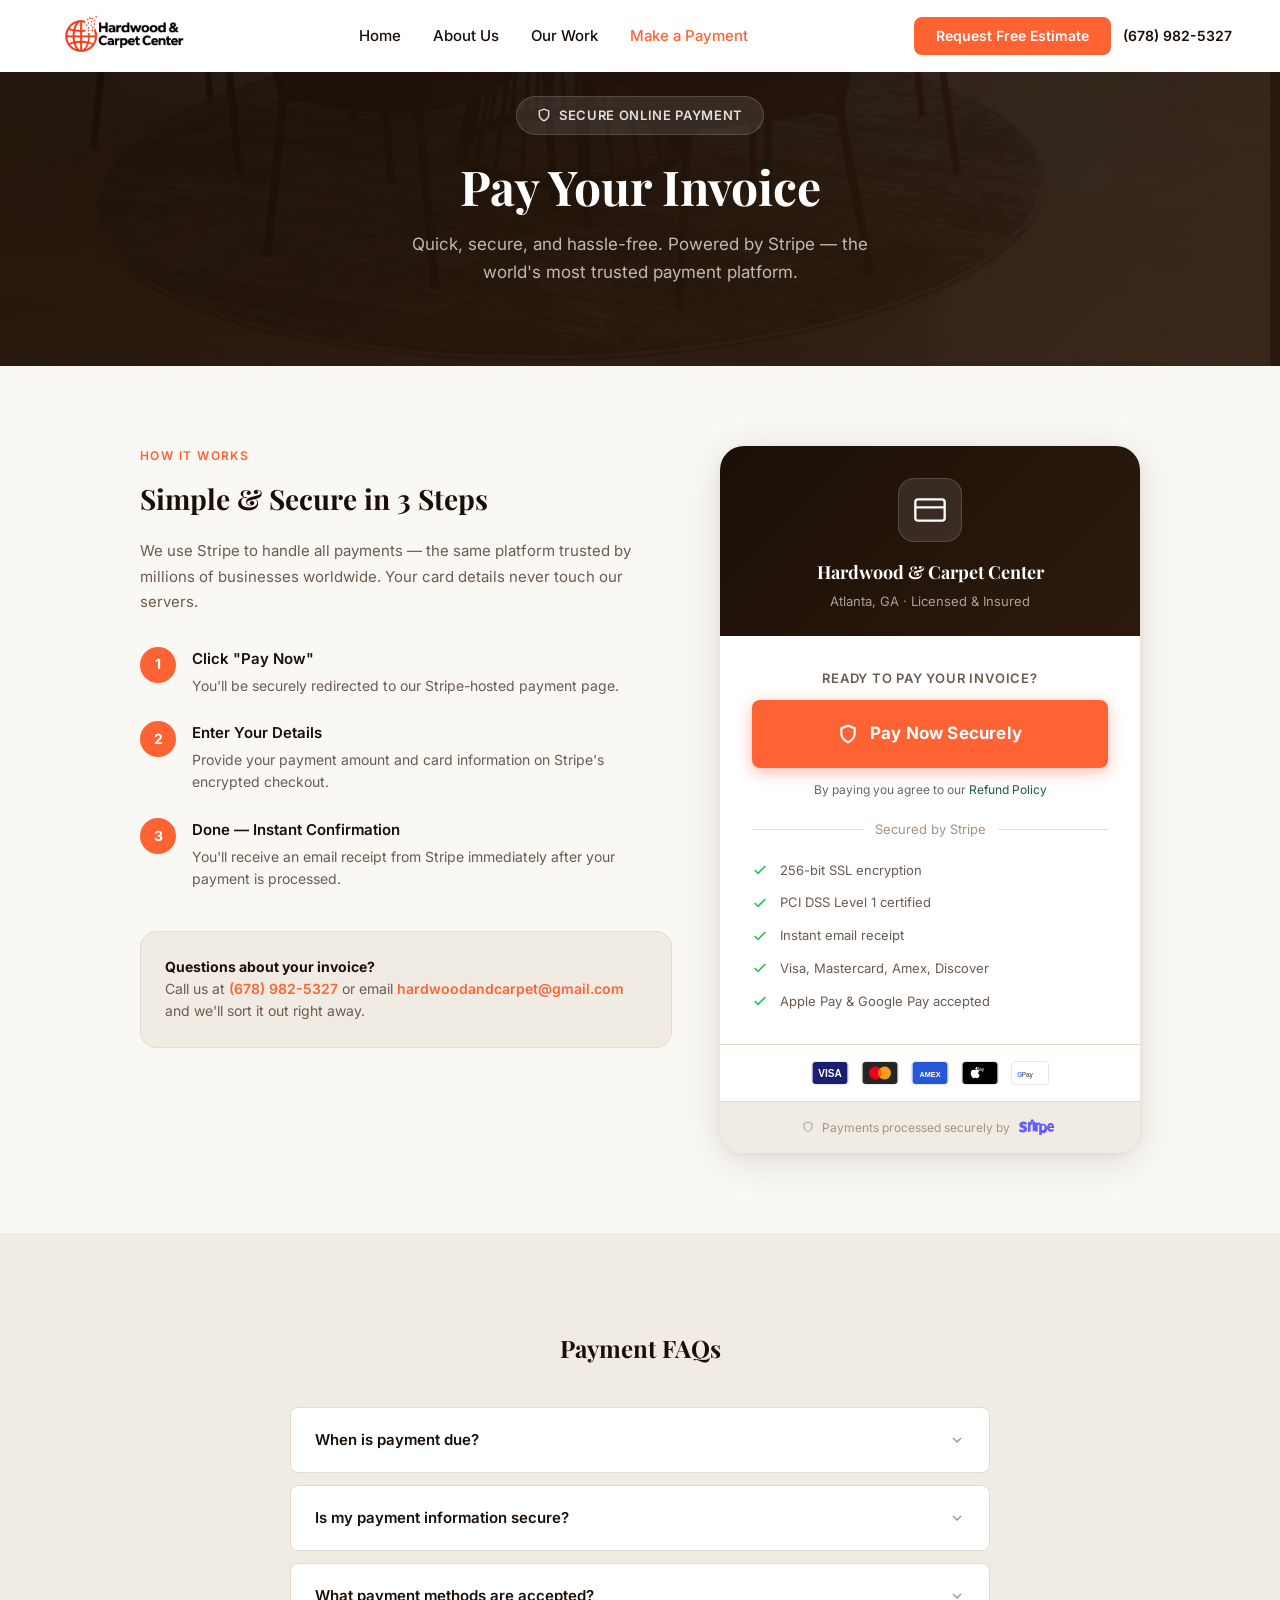
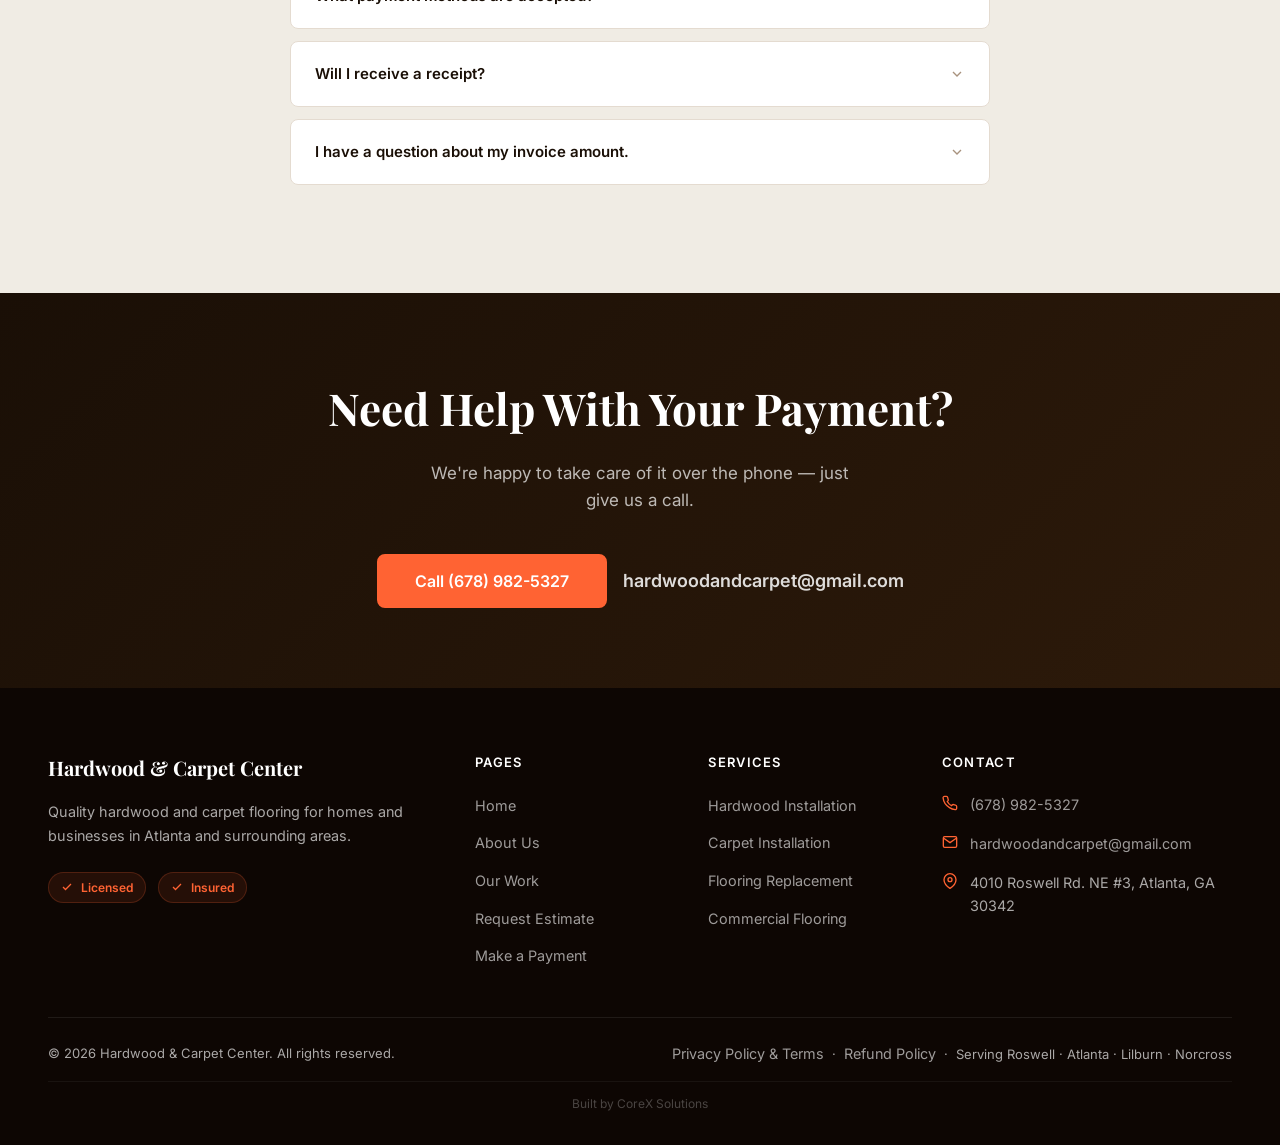
<file: payment.html>
<!DOCTYPE html>
<html lang="en">
<head>
  <meta charset="UTF-8" />
  <meta name="viewport" content="width=device-width, initial-scale=1.0" />
  <meta name="description" content="Securely pay your Hardwood & Carpet Center invoice online. Quick, safe payment processing for your flooring project in Metro Atlanta." />
  <link rel="canonical" href="https://www.hardwoodandcarpet.com/payment.html" />
  <!-- Open Graph -->
  <meta property="og:type" content="website" />
  <meta property="og:locale" content="en_US" />
  <meta property="og:site_name" content="Hardwood & Carpet Center" />
  <meta property="og:title" content="Make a Payment | Hardwood & Carpet Center | Atlanta, GA" />
  <meta property="og:description" content="Securely pay your Hardwood & Carpet Center invoice online. Quick, safe payment processing for your flooring project in Metro Atlanta." />
  <meta property="og:url" content="https://www.hardwoodandcarpet.com/payment.html" />
  <meta property="og:image" content="https://www.hardwoodandcarpet.com/images/pic-1.jpg" />
  <!-- Twitter Card -->
  <meta name="twitter:card" content="summary_large_image" />
  <meta name="twitter:title" content="Make a Payment | Hardwood & Carpet Center | Atlanta, GA" />
  <meta name="twitter:description" content="Securely pay your Hardwood & Carpet Center invoice online. Quick, safe payment processing for your flooring project in Metro Atlanta." />
  <meta name="twitter:image" content="https://www.hardwoodandcarpet.com/images/pic-1.jpg" />
  <title>Make a Payment | Hardwood & Carpet Center | Atlanta, GA</title>
  <!-- Favicon -->
  <link rel="icon" type="image/svg+xml" href="/images/favicon.svg" />
  <link rel="icon" type="image/png" href="/images/favicon.png" />
  <link rel="apple-touch-icon" href="/images/apple-touch-icon.png" />
  <meta name="theme-color" content="#1a5c3a" />
  <!-- Google Fonts -->
  <link rel="preconnect" href="https://fonts.googleapis.com" />
  <link rel="preconnect" href="https://fonts.gstatic.com" crossorigin />
  <link rel="stylesheet" href="https://fonts.googleapis.com/css2?family=Playfair+Display:wght@400;600;700;800&family=Inter:wght@300;400;500;600;700&display=swap" />
  <link rel="stylesheet" href="css/style.css" />
  <!-- Google Analytics GA4 -->
  <script async src="https://www.googletagmanager.com/gtag/js?id=G-XXXXXXXXXX"></script>
  <script>
    window.dataLayer = window.dataLayer || [];
    function gtag(){dataLayer.push(arguments);}
    gtag('js', new Date());
    gtag('config', 'G-XXXXXXXXXX');
  </script>
  <style>
    /* ---- Payment Page Specific ---- */
    .payment-hero {
      background: linear-gradient(135deg, var(--color-primary) 0%, #2d1a0e 100%);
      padding: var(--space-24) 0 var(--space-20);
      text-align: center;
      position: relative;
      overflow: hidden;
    }
    .payment-hero::before {
      content: '';
      position: absolute;
      inset: 0;
      background: url('images/pic-1.jpg') center/cover no-repeat;
      opacity: 0.08;
    }
    .payment-hero__eyebrow {
      display: inline-flex;
      align-items: center;
      gap: var(--space-2);
      background: rgba(255,255,255,0.1);
      border: 1px solid rgba(255,255,255,0.15);
      border-radius: var(--radius-pill);
      padding: var(--space-2) var(--space-5);
      font-size: 0.8125rem;
      font-weight: 600;
      color: rgba(255,255,255,0.85);
      letter-spacing: 0.05em;
      text-transform: uppercase;
      margin-bottom: var(--space-6);
    }
    .payment-hero__title {
      font-family: var(--font-heading);
      font-size: clamp(2rem, 5vw, 3rem);
      font-weight: 700;
      color: var(--color-white);
      margin-bottom: var(--space-4);
      line-height: 1.15;
    }
    .payment-hero__subtitle {
      font-size: 1.0625rem;
      color: rgba(255,255,255,0.7);
      max-width: 480px;
      margin: 0 auto;
      line-height: 1.65;
    }

    /* ---- Payment Card ---- */
    .payment-section {
      padding: var(--space-20) 0;
      background: var(--color-bg);
    }
    .payment-layout {
      display: grid;
      grid-template-columns: 1fr;
      gap: var(--space-12);
      max-width: 1000px;
      margin: 0 auto;
      align-items: start;
    }
    @media (min-width: 900px) {
      .payment-layout { grid-template-columns: 1fr 420px; }
    }

    /* Left side — info */
    .payment-info__title {
      font-family: var(--font-heading);
      font-size: 1.75rem;
      font-weight: 700;
      color: var(--color-primary);
      margin-bottom: var(--space-4);
    }
    .payment-info__desc {
      font-size: 0.9375rem;
      color: var(--color-text-muted);
      line-height: 1.7;
      margin-bottom: var(--space-8);
    }
    .payment-steps {
      display: flex;
      flex-direction: column;
      gap: var(--space-6);
      margin-bottom: var(--space-10);
    }
    .payment-step {
      display: flex;
      gap: var(--space-4);
      align-items: flex-start;
    }
    .payment-step__num {
      width: 36px;
      height: 36px;
      border-radius: 50%;
      background: var(--color-accent);
      color: white;
      font-size: 0.875rem;
      font-weight: 700;
      display: flex;
      align-items: center;
      justify-content: center;
      flex-shrink: 0;
    }
    .payment-step__body h4 {
      font-size: 0.9375rem;
      font-weight: 600;
      color: var(--color-primary);
      margin-bottom: var(--space-1);
    }
    .payment-step__body p {
      font-size: 0.875rem;
      color: var(--color-text-muted);
      line-height: 1.6;
    }
    .payment-contact {
      background: var(--color-bg-alt);
      border-radius: var(--radius-lg);
      padding: var(--space-6);
      border: 1px solid var(--color-border);
    }
    .payment-contact p {
      font-size: 0.875rem;
      color: var(--color-text-muted);
      line-height: 1.6;
      margin: 0;
    }
    .payment-contact a {
      color: var(--color-accent);
      font-weight: 600;
      text-decoration: none;
    }

    /* Right side — payment card */
    .payment-card {
      background: var(--color-white);
      border-radius: var(--radius-xl);
      box-shadow: 0 8px 40px rgba(26,15,6,0.12), 0 2px 8px rgba(26,15,6,0.06);
      overflow: hidden;
      position: sticky;
      top: 100px;
    }
    .payment-card__header {
      background: linear-gradient(135deg, var(--color-primary) 0%, #2d1a0e 100%);
      padding: var(--space-8) var(--space-8) var(--space-6);
      text-align: center;
    }
    .payment-card__logo-wrap {
      width: 64px;
      height: 64px;
      background: rgba(255,255,255,0.1);
      border-radius: var(--radius-lg);
      display: flex;
      align-items: center;
      justify-content: center;
      margin: 0 auto var(--space-4);
      border: 1px solid rgba(255,255,255,0.15);
    }
    .payment-card__company {
      font-family: var(--font-heading);
      font-size: 1.125rem;
      font-weight: 700;
      color: var(--color-white);
      margin-bottom: var(--space-1);
    }
    .payment-card__tagline {
      font-size: 0.8125rem;
      color: rgba(255,255,255,0.6);
    }
    .payment-card__body {
      padding: var(--space-8);
    }
    .payment-card__cta-label {
      font-size: 0.8125rem;
      font-weight: 600;
      color: var(--color-text-muted);
      text-transform: uppercase;
      letter-spacing: 0.06em;
      margin-bottom: var(--space-3);
      text-align: center;
    }
    .payment-card__btn {
      display: flex;
      align-items: center;
      justify-content: center;
      gap: var(--space-3);
      width: 100%;
      padding: var(--space-5) var(--space-6);
      background: var(--color-accent);
      color: white;
      border-radius: var(--radius-md);
      font-size: 1.0625rem;
      font-weight: 700;
      text-decoration: none;
      transition: background 0.2s, transform 0.15s, box-shadow 0.2s;
      box-shadow: 0 4px 16px rgba(247,55,19,0.35);
      letter-spacing: 0.01em;
    }
    .payment-card__btn:hover {
      background: var(--color-accent-hover);
      transform: translateY(-2px);
      box-shadow: 0 8px 24px rgba(247,55,19,0.4);
    }
    .payment-card__btn:active { transform: translateY(0); }
    .payment-card__divider {
      display: flex;
      align-items: center;
      gap: var(--space-3);
      margin: var(--space-5) 0;
      color: var(--color-text-light);
      font-size: 0.8125rem;
    }
    .payment-card__divider::before,
    .payment-card__divider::after {
      content: '';
      flex: 1;
      height: 1px;
      background: var(--color-border);
    }
    .payment-card__trust {
      display: flex;
      flex-direction: column;
      gap: var(--space-3);
    }
    .trust-item {
      display: flex;
      align-items: center;
      gap: var(--space-3);
      font-size: 0.8125rem;
      color: var(--color-text-muted);
    }
    .trust-item svg { color: #22c55e; flex-shrink: 0; }
    .payment-card__stripe {
      border-top: 1px solid var(--color-border);
      padding: var(--space-4) var(--space-8);
      display: flex;
      align-items: center;
      justify-content: center;
      gap: var(--space-2);
      background: var(--color-bg-alt);
    }
    .payment-card__stripe span {
      font-size: 0.75rem;
      color: var(--color-text-light);
    }
    /* Stripe wordmark SVG colors */
    .stripe-badge { display: flex; align-items: center; gap: 4px; }

    /* ---- FAQs ---- */
    .payment-faqs {
      max-width: 700px;
      margin: 0 auto;
      padding: var(--space-20) 0;
    }
    .payment-faqs__title {
      font-family: var(--font-heading);
      font-size: 1.5rem;
      font-weight: 700;
      color: var(--color-primary);
      text-align: center;
      margin-bottom: var(--space-10);
    }
    .faq-item {
      border: 1px solid var(--color-border);
      border-radius: var(--radius-md);
      background: var(--color-white);
      margin-bottom: var(--space-3);
      overflow: hidden;
    }
    .faq-item summary {
      padding: var(--space-5) var(--space-6);
      font-weight: 600;
      font-size: 0.9375rem;
      color: var(--color-primary);
      cursor: pointer;
      list-style: none;
      display: flex;
      justify-content: space-between;
      align-items: center;
      gap: var(--space-4);
    }
    .faq-item summary::-webkit-details-marker { display: none; }
    .faq-item summary svg { flex-shrink: 0; transition: transform 0.2s; color: var(--color-text-light); }
    .faq-item[open] summary svg { transform: rotate(180deg); }
    .faq-item p {
      padding: 0 var(--space-6) var(--space-5);
      font-size: 0.9rem;
      color: var(--color-text-muted);
      line-height: 1.7;
      margin: 0;
    }
  </style>
  <link rel="icon" type="image/svg+xml" href="/images/favicon.svg"/>
  <link rel="apple-touch-icon" href="/images/favicon.svg"/>
  <meta name="theme-color" content="#1a5c3a"/>
  <!-- Google Analytics GA4 -->
  <script async src="https://www.googletagmanager.com/gtag/js?id=G-XXXXXXXXXX"></script>
  <script>
    window.dataLayer = window.dataLayer || [];
    function gtag(){dataLayer.push(arguments);}
    gtag('js', new Date());
    gtag('config', 'G-XXXXXXXXXX');
  </script>
</head>
<body>

  <header>
    <nav class="nav nav--scrolled" role="navigation" aria-label="Main navigation">
      <div class="nav__inner">
        <a href="index.html" class="nav__logo" aria-label="Hardwood &amp; Carpet Center — Home">
          <img src="logo.png" alt="Hardwood &amp; Carpet Center" class="nav__logo-img" width="200" height="52" />
        </a>
        <ul class="nav__links" role="list">
          <li><a href="index.html" class="nav__link">Home</a></li>
          <li><a href="about.html" class="nav__link">About Us</a></li>
          <li><a href="gallery.html" class="nav__link">Our Work</a></li>
          <li><a href="payment.html" class="nav__link active">Make a Payment</a></li>
        </ul>
        <div class="nav__actions">
          <a href="estimate.html" class="btn btn--primary btn--sm">Request Free Estimate</a>
          <a href="tel:6789825327" class="nav__phone" aria-label="Call us at (678) 982-5327">(678) 982-5327</a>
          <button class="nav__hamburger" aria-label="Toggle mobile menu" aria-expanded="false" aria-controls="mobileMenu">
            <span></span><span></span><span></span>
          </button>
        </div>
      </div>
    </nav>
    <div class="nav__mobile" id="mobileMenu" role="dialog" aria-label="Mobile navigation">
      <a href="index.html" class="nav__mobile-link">Home</a>
      <a href="about.html" class="nav__mobile-link">About Us</a>
      <a href="gallery.html" class="nav__mobile-link">Our Work</a>
      <a href="payment.html" class="nav__mobile-link">Make a Payment</a>
      <a href="estimate.html" class="btn btn--primary nav__mobile-cta">Request Free Estimate</a>
    </div>
  </header>

  <main>

    <!-- Hero -->
    <section class="payment-hero" aria-labelledby="payment-title">
      <div class="container" style="position:relative;">
        <div class="payment-hero__eyebrow">
          <svg width="14" height="14" viewBox="0 0 24 24" fill="none" stroke="currentColor" stroke-width="2.5" aria-hidden="true"><path d="M12 22s8-4 8-10V5l-8-3-8 3v7c0 6 8 10 8 10z"/></svg>
          Secure Online Payment
        </div>
        <h1 class="payment-hero__title" id="payment-title">Pay Your Invoice</h1>
        <p class="payment-hero__subtitle">Quick, secure, and hassle-free. Powered by Stripe — the world's most trusted payment platform.</p>
      </div>
    </section>

    <!-- Payment Section -->
    <section class="payment-section" aria-labelledby="payment-info-heading">
      <div class="container">
        <div class="payment-layout">

          <!-- Left: Info & Steps -->
          <div class="reveal">
            <span class="eyebrow">How It Works</span>
            <h2 class="payment-info__title" id="payment-info-heading">Simple &amp; Secure in 3 Steps</h2>
            <p class="payment-info__desc">We use Stripe to handle all payments — the same platform trusted by millions of businesses worldwide. Your card details never touch our servers.</p>

            <div class="payment-steps">
              <div class="payment-step">
                <div class="payment-step__num">1</div>
                <div class="payment-step__body">
                  <h4>Click "Pay Now"</h4>
                  <p>You'll be securely redirected to our Stripe-hosted payment page.</p>
                </div>
              </div>
              <div class="payment-step">
                <div class="payment-step__num">2</div>
                <div class="payment-step__body">
                  <h4>Enter Your Details</h4>
                  <p>Provide your payment amount and card information on Stripe's encrypted checkout.</p>
                </div>
              </div>
              <div class="payment-step">
                <div class="payment-step__num">3</div>
                <div class="payment-step__body">
                  <h4>Done — Instant Confirmation</h4>
                  <p>You'll receive an email receipt from Stripe immediately after your payment is processed.</p>
                </div>
              </div>
            </div>

            <div class="payment-contact">
              <p>
                <strong style="color:var(--color-primary);">Questions about your invoice?</strong><br>
                Call us at <a href="tel:6789825327">(678) 982-5327</a> or email <a href="mailto:hardwoodandcarpet@gmail.com">hardwoodandcarpet@gmail.com</a> and we'll sort it out right away.
              </p>
            </div>
          </div>

          <!-- Right: Payment Card -->
          <div class="reveal reveal-delay-2">
            <div class="payment-card">

              <div class="payment-card__header">
                <div class="payment-card__logo-wrap">
                  <svg width="32" height="32" viewBox="0 0 24 24" fill="none" stroke="white" stroke-width="1.75" aria-hidden="true"><rect x="1" y="4" width="22" height="16" rx="2" ry="2"/><line x1="1" y1="10" x2="23" y2="10"/></svg>
                </div>
                <p class="payment-card__company">Hardwood &amp; Carpet Center</p>
                <p class="payment-card__tagline">Atlanta, GA · Licensed &amp; Insured</p>
              </div>

              <div class="payment-card__body">
                <p class="payment-card__cta-label">Ready to pay your invoice?</p>

                <a
                  href="https://buy.stripe.com/28EaEY06XbDs3ndeN73Je01"
                  target="_blank"
                  rel="noopener noreferrer"
                  class="payment-card__btn"
                  aria-label="Pay your invoice securely via Stripe"
                >
                  <svg width="20" height="20" viewBox="0 0 24 24" fill="none" stroke="currentColor" stroke-width="2.5" aria-hidden="true"><path d="M12 22s8-4 8-10V5l-8-3-8 3v7c0 6 8 10 8 10z"/></svg>
                  Pay Now Securely
                </a>

                <p style="font-size:12px;text-align:center;margin-top:12px;color:#666;">By paying you agree to our <a href="/refund-policy.html" style="color:#1a5c3a;">Refund Policy</a></p>

                <div class="payment-card__divider">Secured by Stripe</div>

                <div class="payment-card__trust">
                  <div class="trust-item">
                    <svg width="16" height="16" viewBox="0 0 24 24" fill="none" stroke="currentColor" stroke-width="2.5" aria-hidden="true"><polyline points="20 6 9 17 4 12"/></svg>
                    256-bit SSL encryption
                  </div>
                  <div class="trust-item">
                    <svg width="16" height="16" viewBox="0 0 24 24" fill="none" stroke="currentColor" stroke-width="2.5" aria-hidden="true"><polyline points="20 6 9 17 4 12"/></svg>
                    PCI DSS Level 1 certified
                  </div>
                  <div class="trust-item">
                    <svg width="16" height="16" viewBox="0 0 24 24" fill="none" stroke="currentColor" stroke-width="2.5" aria-hidden="true"><polyline points="20 6 9 17 4 12"/></svg>
                    Instant email receipt
                  </div>
                  <div class="trust-item">
                    <svg width="16" height="16" viewBox="0 0 24 24" fill="none" stroke="currentColor" stroke-width="2.5" aria-hidden="true"><polyline points="20 6 9 17 4 12"/></svg>
                    Visa, Mastercard, Amex, Discover
                  </div>
                  <div class="trust-item">
                    <svg width="16" height="16" viewBox="0 0 24 24" fill="none" stroke="currentColor" stroke-width="2.5" aria-hidden="true"><polyline points="20 6 9 17 4 12"/></svg>
                    Apple Pay &amp; Google Pay accepted
                  </div>
                </div>
              </div>

              <!-- Accepted payment methods -->
              <div style="padding:var(--space-4) var(--space-8);border-top:1px solid var(--color-border);display:flex;align-items:center;justify-content:center;gap:var(--space-3);flex-wrap:wrap;">
                <!-- Visa -->
                <svg width="38" height="24" viewBox="0 0 38 24" role="img" aria-label="Visa" style="border-radius:4px;border:1px solid #e5e7eb;">
                  <rect width="38" height="24" fill="#1a1f71" rx="3"/>
                  <text x="19" y="16" text-anchor="middle" fill="white" font-size="11" font-weight="bold" font-family="Arial,sans-serif">VISA</text>
                </svg>
                <!-- Mastercard -->
                <svg width="38" height="24" viewBox="0 0 38 24" role="img" aria-label="Mastercard" style="border-radius:4px;border:1px solid #e5e7eb;">
                  <rect width="38" height="24" fill="#252525" rx="3"/>
                  <circle cx="14" cy="12" r="7" fill="#eb001b"/>
                  <circle cx="24" cy="12" r="7" fill="#f79e1b"/>
                  <path d="M19 7.3a7 7 0 0 1 0 9.4A7 7 0 0 1 19 7.3z" fill="#ff5f00"/>
                </svg>
                <!-- Amex -->
                <svg width="38" height="24" viewBox="0 0 38 24" role="img" aria-label="American Express" style="border-radius:4px;border:1px solid #e5e7eb;">
                  <rect width="38" height="24" fill="#2557d6" rx="3"/>
                  <text x="19" y="16" text-anchor="middle" fill="white" font-size="8" font-weight="bold" font-family="Arial,sans-serif">AMEX</text>
                </svg>
                <!-- Apple Pay -->
                <svg width="38" height="24" viewBox="0 0 38 24" role="img" aria-label="Apple Pay" style="border-radius:4px;border:1px solid #e5e7eb;">
                  <rect width="38" height="24" fill="#000" rx="3"/>
                  <text x="19" y="10" text-anchor="middle" fill="white" font-size="5.5" font-family="Arial,sans-serif"> Pay</text>
                  <path d="M15.5 7.5c.4-.5.7-1.1.6-1.8-.6 0-1.3.4-1.7.9-.4.4-.7 1.1-.6 1.7.6.1 1.3-.3 1.7-.8zm.6 1c-1 0-1.8.5-2.2.5-.5 0-1.2-.5-2-.5-1 0-2 .6-2.5 1.5-1.1 1.9-.3 4.6.8 6.1.5.8 1.1 1.6 1.9 1.5.8 0 1-.5 2-.5s1.2.5 2 .5c.8 0 1.3-.7 1.8-1.5.6-.9.8-1.7.8-1.8 0 0-1.6-.6-1.6-2.4 0-1.5 1.2-2.2 1.3-2.3-.7-1-1.8-1.1-2.3-1.1z" fill="white"/>
                </svg>
                <!-- Google Pay -->
                <svg width="38" height="24" viewBox="0 0 38 24" role="img" aria-label="Google Pay" style="border-radius:4px;border:1px solid #e5e7eb;">
                  <rect width="38" height="24" fill="#fff" rx="3"/>
                  <text x="5" y="16" fill="#4285f4" font-size="7" font-weight="bold" font-family="Arial,sans-serif">G</text>
                  <text x="10" y="16" fill="#333" font-size="7" font-family="Arial,sans-serif">Pay</text>
                </svg>
              </div>

              <div class="payment-card__stripe">
                <svg width="12" height="12" viewBox="0 0 24 24" fill="none" stroke="#9ca3af" stroke-width="2" aria-hidden="true"><path d="M12 22s8-4 8-10V5l-8-3-8 3v7c0 6 8 10 8 10z"/></svg>
                <span>Payments processed securely by</span>
                <svg width="40" height="16" viewBox="0 0 60 25" aria-label="Stripe" role="img">
                  <path d="M5.45 9.16c0-.77.63-1.07 1.68-1.07 1.5 0 3.4.46 4.9 1.28V5.1A13.1 13.1 0 0 0 7.13 4C3.36 4 .8 5.93.8 9.35c0 5.26 7.24 4.43 7.24 6.7 0 .91-.79 1.2-1.9 1.2-1.64 0-3.74-.68-5.4-1.59v4.33c1.84.8 3.7 1.13 5.4 1.13 4.1 0 6.9-2.03 6.9-5.54-.02-5.67-7.59-4.67-7.59-6.42zm15.23-5.15L17.3 4.3l-.06.02-3.07.65v15.36l4.08-.87V9.73c.94-1.22 2.53-.99 3.03-.82V5.28c-.52-.2-2.43-.54-3.6-.27zm5.1 0l-4.1.87v14.45l4.1-.87V4zM20.9.5a2.37 2.37 0 1 0 0 4.74A2.37 2.37 0 0 0 20.9.5zm8.52 6.62l-.26-1.12H25.5V20l4.07-.87v-9.48c.96-1.26 2.6-1.03 3.1-.87V5.28c-.52-.2-2.47-.56-3.25.84zm9.44-.22c-1.55 0-2.55.73-3.11 1.24l-.21-1H31.9v19.65l4.08-.87.01-4.77c.58.42 1.43 1.01 2.85 1.01 2.88 0 5.5-2.32 5.5-7.4-.01-4.66-2.65-6.86-5.48-6.86zm-.96 10.57c-.95 0-1.51-.34-1.9-.76l-.02-6c.42-.47 1-.79 1.92-.79 1.47 0 2.49 1.65 2.49 3.76 0 2.17-1 3.79-2.49 3.79zm17.44-4.22c0-3.82-1.85-6.83-5.38-6.83-3.55 0-5.7 3.01-5.7 6.8 0 4.48 2.53 6.74 6.16 6.74 1.77 0 3.1-.4 4.11-1.07v-3.4c-1.01.56-2.17.89-3.64.89-1.44 0-2.71-.5-2.87-2.26h7.27c.03-.23.05-.81.05-1.87zm-7.34-1.42c0-1.68.98-2.38 1.88-2.38.87 0 1.79.7 1.79 2.38H48z" fill="#635bff"/>
                </svg>
              </div>

            </div>
          </div>

        </div>
      </div>
    </section>

    <!-- FAQs -->
    <section style="background:var(--color-bg-alt);padding:var(--space-4) 0;" aria-labelledby="faq-heading">
      <div class="container">
        <div class="payment-faqs reveal">
          <h2 class="payment-faqs__title" id="faq-heading">Payment FAQs</h2>

          <details class="faq-item">
            <summary>
              When is payment due?
              <svg width="16" height="16" viewBox="0 0 24 24" fill="none" stroke="currentColor" stroke-width="2" aria-hidden="true"><polyline points="6 9 12 15 18 9"/></svg>
            </summary>
            <p>Payment schedules are outlined in your project estimate. Typically a deposit is collected before work begins, with the remaining balance due upon project completion and your final walkthrough approval.</p>
          </details>

          <details class="faq-item">
            <summary>
              Is my payment information secure?
              <svg width="16" height="16" viewBox="0 0 24 24" fill="none" stroke="currentColor" stroke-width="2" aria-hidden="true"><polyline points="6 9 12 15 18 9"/></svg>
            </summary>
            <p>Absolutely. All payments are processed by Stripe, which is PCI DSS Level 1 certified — the highest level of security certification available in the payments industry. Your card details never touch our servers.</p>
          </details>

          <details class="faq-item">
            <summary>
              What payment methods are accepted?
              <svg width="16" height="16" viewBox="0 0 24 24" fill="none" stroke="currentColor" stroke-width="2" aria-hidden="true"><polyline points="6 9 12 15 18 9"/></svg>
            </summary>
            <p>We accept all major credit and debit cards including Visa, Mastercard, American Express, and Discover.</p>
          </details>

          <details class="faq-item">
            <summary>
              Will I receive a receipt?
              <svg width="16" height="16" viewBox="0 0 24 24" fill="none" stroke="currentColor" stroke-width="2" aria-hidden="true"><polyline points="6 9 12 15 18 9"/></svg>
            </summary>
            <p>Yes — Stripe sends an automatic email receipt immediately after your payment is processed. Please check your spam folder if you don't see it within a few minutes.</p>
          </details>

          <details class="faq-item">
            <summary>
              I have a question about my invoice amount.
              <svg width="16" height="16" viewBox="0 0 24 24" fill="none" stroke="currentColor" stroke-width="2" aria-hidden="true"><polyline points="6 9 12 15 18 9"/></svg>
            </summary>
            <p>Just give us a call at <a href="tel:6789825327" style="color:var(--color-accent);font-weight:600;">(678) 982-5327</a> or email us at <a href="mailto:hardwoodandcarpet@gmail.com" style="color:var(--color-accent);font-weight:600;">hardwoodandcarpet@gmail.com</a> and we'll be happy to walk you through it.</p>
          </details>
        </div>
      </div>
    </section>

    <!-- CTA Banner -->
    <section class="cta-banner" aria-labelledby="help-title">
      <div class="container">
        <div class="cta-banner__content reveal">
          <h2 class="cta-banner__title" id="help-title">Need Help With Your Payment?</h2>
          <p class="cta-banner__subtitle">We're happy to take care of it over the phone — just give us a call.</p>
          <div class="cta-banner__actions">
            <a href="tel:6789825327" class="btn btn--primary btn--lg">Call (678) 982-5327</a>
            <a href="mailto:hardwoodandcarpet@gmail.com" class="cta-banner__phone">hardwoodandcarpet@gmail.com</a>
          </div>
        </div>
      </div>
    </section>

  </main>

  <footer class="footer" role="contentinfo">
    <div class="container">
      <div class="footer__grid">
        <div>
          <p class="footer__brand-name">Hardwood &amp; Carpet Center</p>
          <p class="footer__brand-desc">Quality hardwood and carpet flooring for homes and businesses in Atlanta and surrounding areas.</p>
          <div class="footer__badges">
            <span class="footer__badge"><svg width="12" height="12" viewBox="0 0 24 24" fill="none" stroke="currentColor" stroke-width="2.5" aria-hidden="true"><polyline points="20 6 9 17 4 12"/></svg> Licensed</span>
            <span class="footer__badge"><svg width="12" height="12" viewBox="0 0 24 24" fill="none" stroke="currentColor" stroke-width="2.5" aria-hidden="true"><polyline points="20 6 9 17 4 12"/></svg> Insured</span>
          </div>
        </div>
        <nav aria-label="Footer navigation">
          <p class="footer__heading">Pages</p>
          <ul class="footer__links">
            <li><a href="index.html" class="footer__link">Home</a></li>
            <li><a href="about.html" class="footer__link">About Us</a></li>
            <li><a href="gallery.html" class="footer__link">Our Work</a></li>
            <li><a href="estimate.html" class="footer__link">Request Estimate</a></li>
            <li><a href="payment.html" class="footer__link">Make a Payment</a></li>
          </ul>
        </nav>
        <div>
          <p class="footer__heading">Services</p>
          <ul class="footer__links">
            <li><a href="estimate.html" class="footer__link">Hardwood Installation</a></li>
            <li><a href="estimate.html" class="footer__link">Carpet Installation</a></li>
            <li><a href="estimate.html" class="footer__link">Flooring Replacement</a></li>
            <li><a href="estimate.html" class="footer__link">Commercial Flooring</a></li>
          </ul>
        </div>
        <address style="font-style:normal;">
          <p class="footer__heading">Contact</p>
          <div class="footer__contact-item"><svg class="footer__contact-icon" width="16" height="16" viewBox="0 0 24 24" fill="none" stroke="currentColor" stroke-width="2" aria-hidden="true"><path d="M22 16.92v3a2 2 0 0 1-2.18 2 19.79 19.79 0 0 1-8.63-3.07A19.5 19.5 0 0 1 4.69 13a19.79 19.79 0 0 1-3.07-8.67A2 2 0 0 1 3.6 2.18h3a2 2 0 0 1 2 1.72c.127.96.361 1.903.7 2.81a2 2 0 0 1-.45 2.11L7.91 9.76a16 16 0 0 0 6.29 6.29l1.14-1.14a2 2 0 0 1 2.11-.45c.907.339 1.85.573 2.81.7a2 2 0 0 1 1.72 2.02z"/></svg><a href="tel:6789825327" class="footer__link">(678) 982-5327</a></div>
          <div class="footer__contact-item"><svg class="footer__contact-icon" width="16" height="16" viewBox="0 0 24 24" fill="none" stroke="currentColor" stroke-width="2" aria-hidden="true"><path d="M4 4h16c1.1 0 2 .9 2 2v12c0 1.1-.9 2-2 2H4c-1.1 0-2-.9-2-2V6c0-1.1.9-2 2-2z"/><polyline points="22,6 12,13 2,6"/></svg><a href="mailto:hardwoodandcarpet@gmail.com" class="footer__link">hardwoodandcarpet@gmail.com</a></div>
          <div class="footer__contact-item"><svg class="footer__contact-icon" width="16" height="16" viewBox="0 0 24 24" fill="none" stroke="currentColor" stroke-width="2" aria-hidden="true"><path d="M21 10c0 7-9 13-9 13s-9-6-9-13a9 9 0 0 1 18 0z"/><circle cx="12" cy="10" r="3"/></svg><span>4010 Roswell Rd. NE #3, Atlanta, GA 30342</span></div>
        </address>
      </div>
      <div class="footer__bottom">
        <p>© <span id="year">2025</span> Hardwood &amp; Carpet Center. All rights reserved.</p>
        <p><a href="privacy.html" class="footer__link">Privacy Policy &amp; Terms</a> &nbsp;·&nbsp; <a href="/refund-policy.html" class="footer__link">Refund Policy</a> &nbsp;·&nbsp; Serving Roswell · Atlanta · Lilburn · Norcross</p>
        <p class="footer__credit"><a href="https://www.corexsolutions.net/" target="_blank" rel="noopener noreferrer" aria-label="Built by CoreX Solutions">Built by CoreX Solutions</a></p>
      </div>
    </div>
  </footer>

  <script src="js/main.js"></script>
  <script>document.getElementById('year').textContent = new Date().getFullYear();</script>
</body>
</html>
</file>
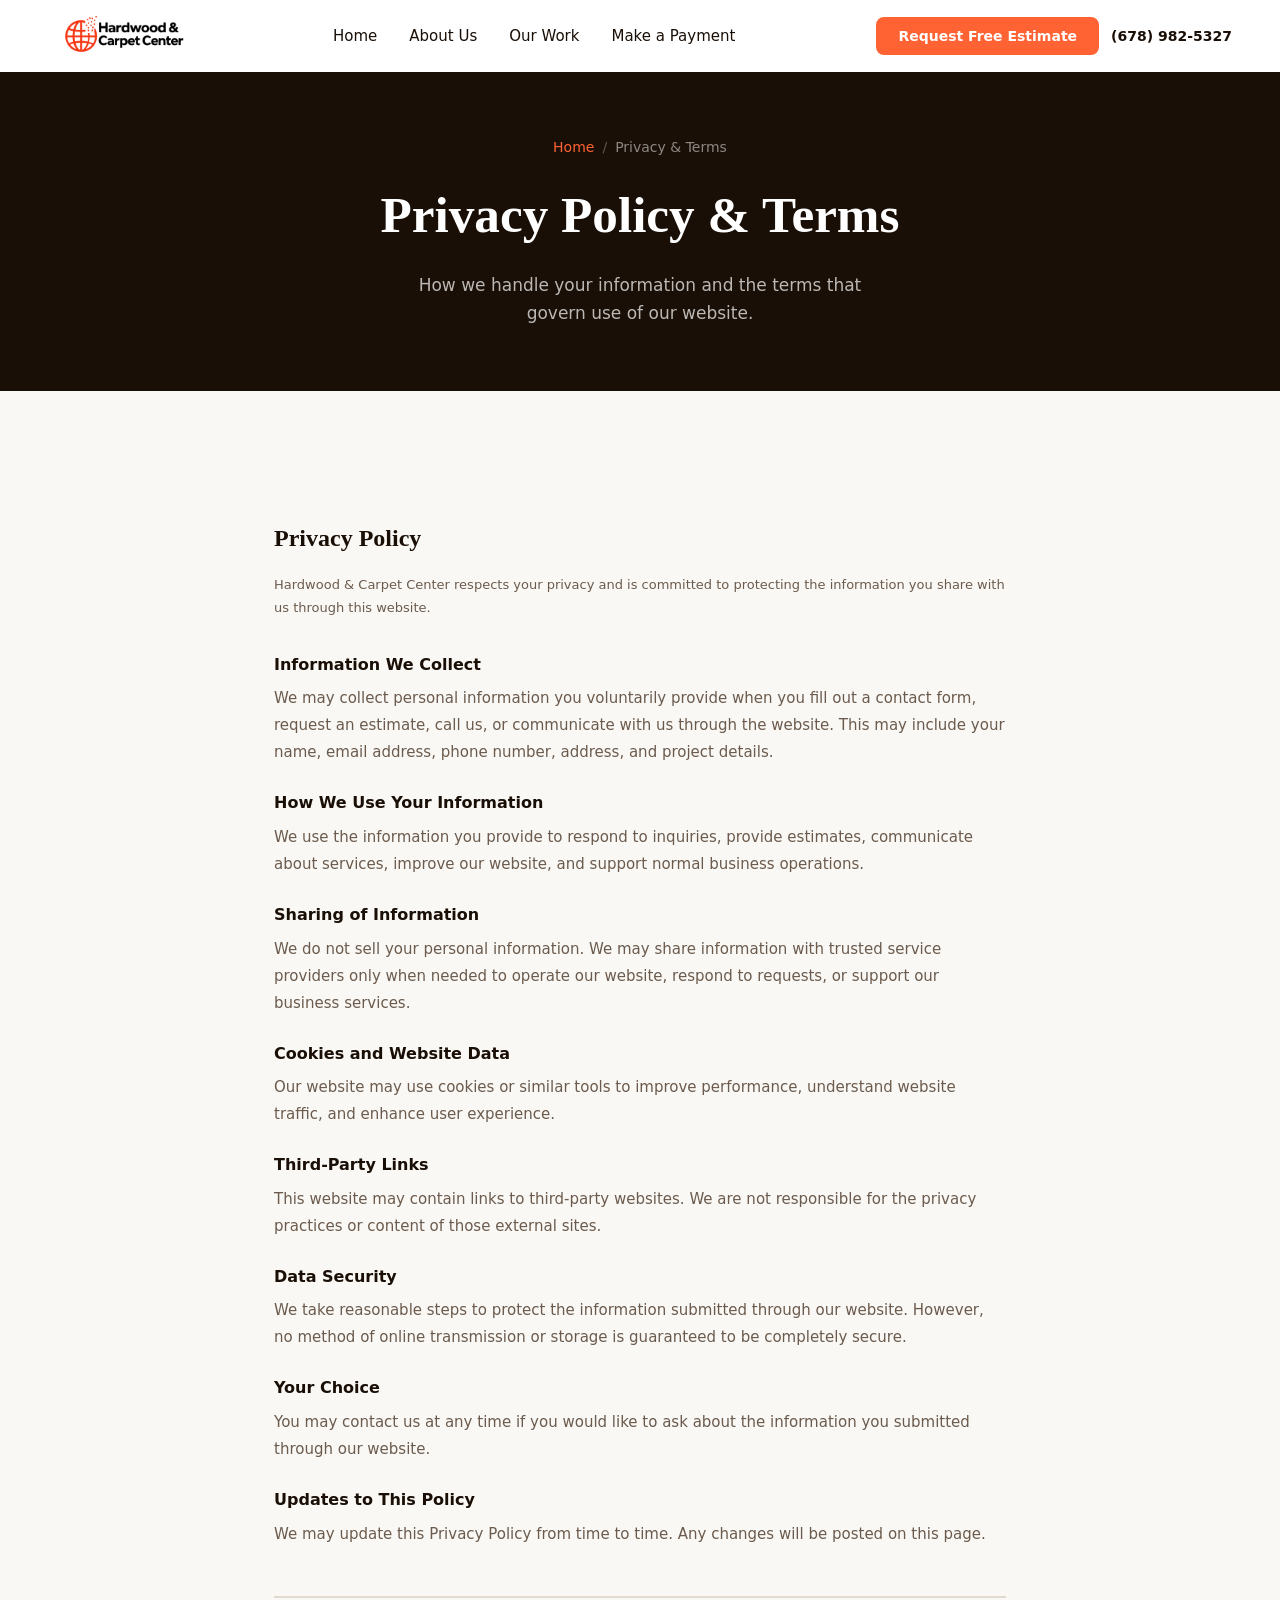
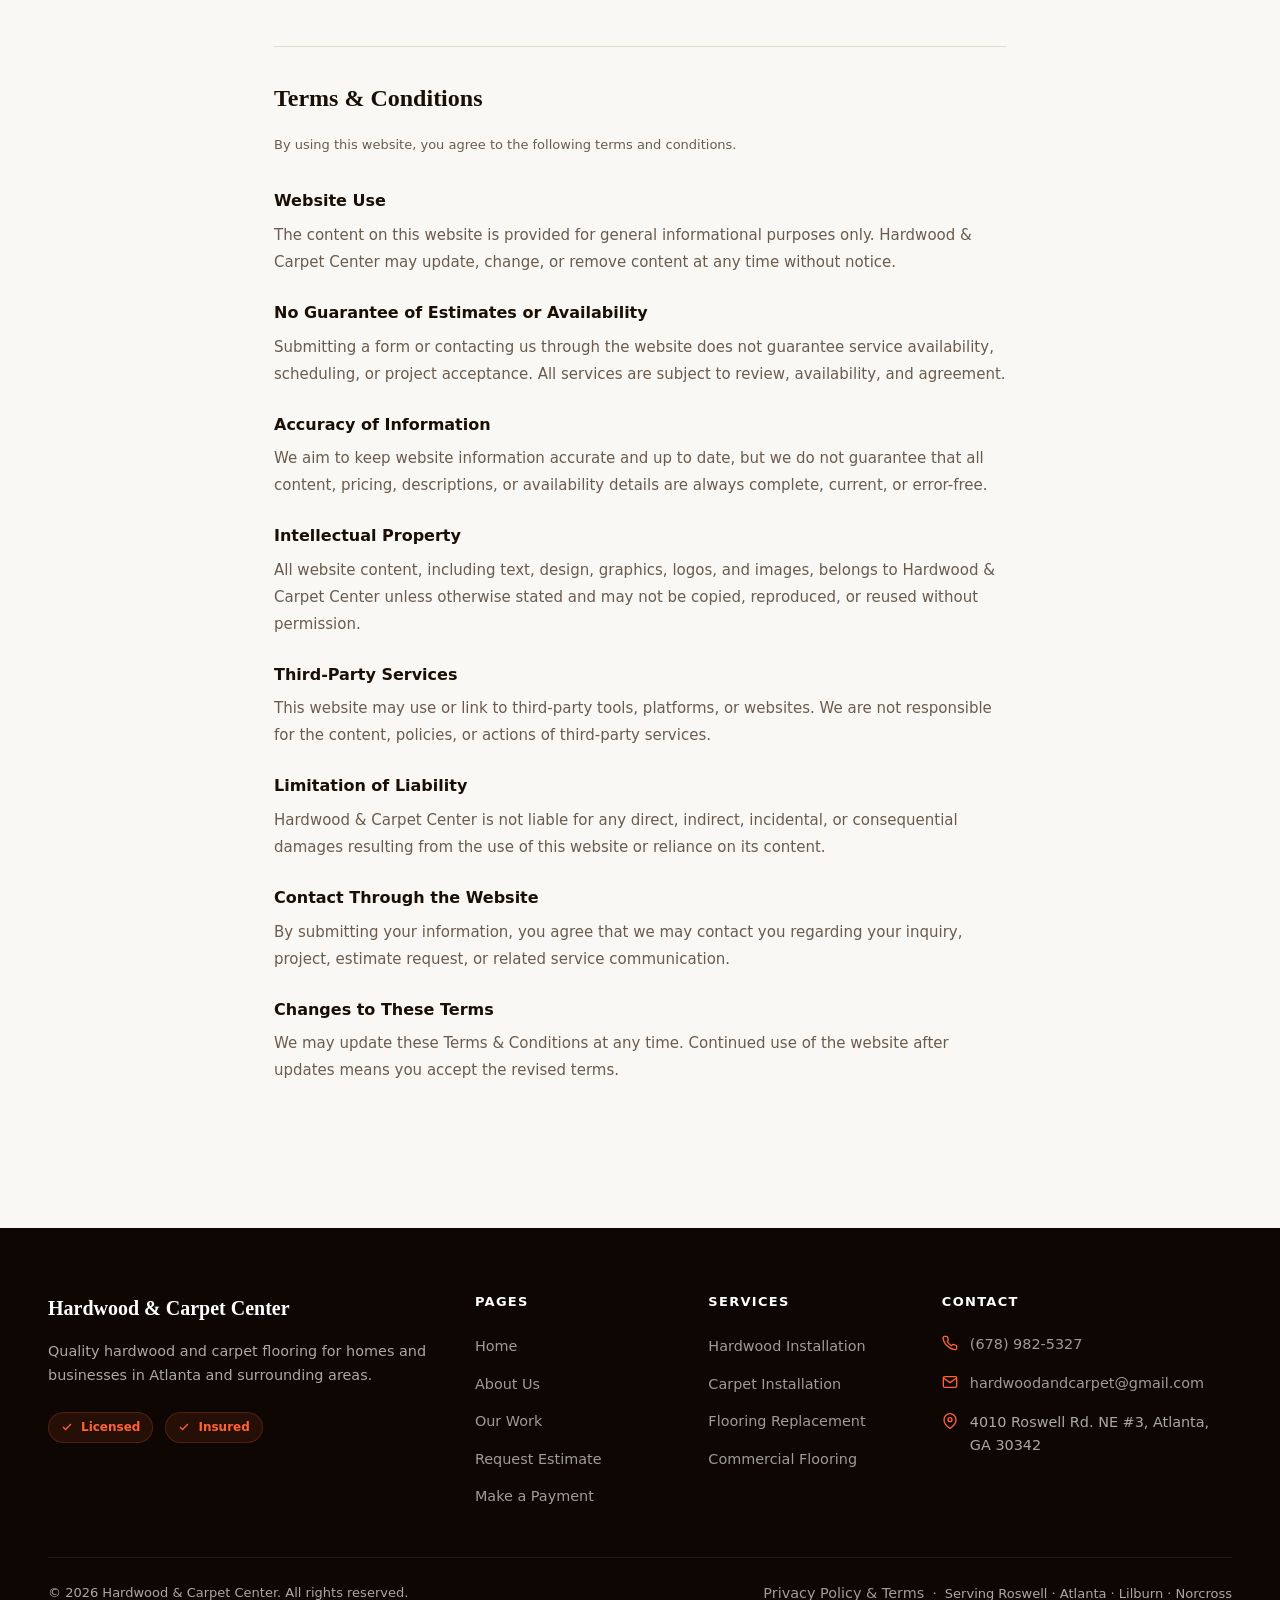
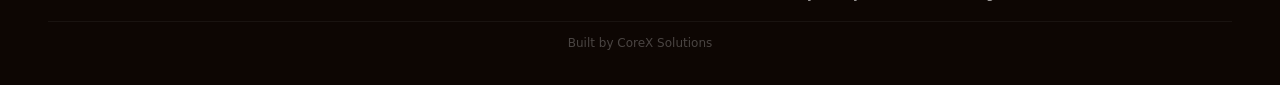
<file: privacy.html>
<!DOCTYPE html>
<html lang="en">
<head>
  <meta charset="UTF-8" />
  <meta name="viewport" content="width=device-width, initial-scale=1.0" />
  <meta name="description" content="Privacy Policy and Terms & Conditions for Hardwood & Carpet Center." />
  <link rel="canonical" href="https://www.hardwoodandcarpet.com/privacy.html" />
  <meta name="robots" content="noindex, nofollow" />
  <title>Privacy Policy &amp; Terms | Hardwood &amp; Carpet Center</title>
  <link rel="stylesheet" href="css/style.css" />
  <link rel="preconnect" href="https://fonts.googleapis.com" />
  <link rel="preconnect" href="https://fonts.gstatic.com" crossorigin />
</head>
<body>

  <header>
    <nav class="nav nav--scrolled" role="navigation" aria-label="Main navigation">
      <div class="nav__inner">
        <a href="index.html" class="nav__logo" aria-label="Hardwood &amp; Carpet Center — Home">
          <img src="logo.png" alt="Hardwood &amp; Carpet Center" class="nav__logo-img" width="200" height="52" />
        </a>
        <ul class="nav__links" role="list">
          <li><a href="index.html" class="nav__link">Home</a></li>
          <li><a href="about.html" class="nav__link">About Us</a></li>
          <li><a href="gallery.html" class="nav__link">Our Work</a></li>
          <li><a href="payment.html" class="nav__link">Make a Payment</a></li>
        </ul>
        <div class="nav__actions">
          <a href="estimate.html" class="btn btn--primary btn--sm">Request Free Estimate</a>
          <a href="tel:6789825327" class="nav__phone" aria-label="Call us at (678) 982-5327">(678) 982-5327</a>
          <button class="nav__hamburger" aria-label="Toggle mobile menu" aria-expanded="false" aria-controls="mobileMenu">
            <span></span><span></span><span></span>
          </button>
        </div>
      </div>
    </nav>
    <div class="nav__mobile" id="mobileMenu" role="dialog" aria-label="Mobile navigation">
      <a href="index.html" class="nav__mobile-link">Home</a>
      <a href="about.html" class="nav__mobile-link">About Us</a>
      <a href="gallery.html" class="nav__mobile-link">Our Work</a>
      <a href="payment.html" class="nav__mobile-link">Make a Payment</a>
      <a href="estimate.html" class="btn btn--primary nav__mobile-cta">Request Free Estimate</a>
    </div>
  </header>

  <main>

    <!-- Page Hero -->
    <section class="page-hero" style="--bg-image: url('https://images.unsplash.com/photo-1450101499163-c8848c66ca85?w=1920&q=60&auto=format&fit=crop');" aria-labelledby="page-title">
      <div class="container">
        <div class="page-hero__content">
          <nav class="page-hero__breadcrumb" aria-label="Breadcrumb">
            <a href="index.html">Home</a>
            <span class="page-hero__breadcrumb-sep" aria-hidden="true">/</span>
            <span aria-current="page">Privacy &amp; Terms</span>
          </nav>
          <h1 class="page-hero__title" id="page-title">Privacy Policy &amp; Terms</h1>
          <p class="page-hero__subtitle">How we handle your information and the terms that govern use of our website.</p>
        </div>
      </div>
    </section>

    <!-- Legal Content -->
    <section class="section" aria-label="Legal content">
      <div class="container">
        <div class="legal-body">

          <!-- Privacy Policy -->
          <h2>Privacy Policy</h2>
          <p class="legal-updated">Hardwood &amp; Carpet Center respects your privacy and is committed to protecting the information you share with us through this website.</p>

          <h3>Information We Collect</h3>
          <p>We may collect personal information you voluntarily provide when you fill out a contact form, request an estimate, call us, or communicate with us through the website. This may include your name, email address, phone number, address, and project details.</p>

          <h3>How We Use Your Information</h3>
          <p>We use the information you provide to respond to inquiries, provide estimates, communicate about services, improve our website, and support normal business operations.</p>

          <h3>Sharing of Information</h3>
          <p>We do not sell your personal information. We may share information with trusted service providers only when needed to operate our website, respond to requests, or support our business services.</p>

          <h3>Cookies and Website Data</h3>
          <p>Our website may use cookies or similar tools to improve performance, understand website traffic, and enhance user experience.</p>

          <h3>Third-Party Links</h3>
          <p>This website may contain links to third-party websites. We are not responsible for the privacy practices or content of those external sites.</p>

          <h3>Data Security</h3>
          <p>We take reasonable steps to protect the information submitted through our website. However, no method of online transmission or storage is guaranteed to be completely secure.</p>

          <h3>Your Choice</h3>
          <p>You may contact us at any time if you would like to ask about the information you submitted through our website.</p>

          <h3>Updates to This Policy</h3>
          <p>We may update this Privacy Policy from time to time. Any changes will be posted on this page.</p>

          <hr class="legal-divider" />

          <!-- Terms & Conditions -->
          <h2>Terms &amp; Conditions</h2>
          <p class="legal-updated">By using this website, you agree to the following terms and conditions.</p>

          <h3>Website Use</h3>
          <p>The content on this website is provided for general informational purposes only. Hardwood &amp; Carpet Center may update, change, or remove content at any time without notice.</p>

          <h3>No Guarantee of Estimates or Availability</h3>
          <p>Submitting a form or contacting us through the website does not guarantee service availability, scheduling, or project acceptance. All services are subject to review, availability, and agreement.</p>

          <h3>Accuracy of Information</h3>
          <p>We aim to keep website information accurate and up to date, but we do not guarantee that all content, pricing, descriptions, or availability details are always complete, current, or error-free.</p>

          <h3>Intellectual Property</h3>
          <p>All website content, including text, design, graphics, logos, and images, belongs to Hardwood &amp; Carpet Center unless otherwise stated and may not be copied, reproduced, or reused without permission.</p>

          <h3>Third-Party Services</h3>
          <p>This website may use or link to third-party tools, platforms, or websites. We are not responsible for the content, policies, or actions of third-party services.</p>

          <h3>Limitation of Liability</h3>
          <p>Hardwood &amp; Carpet Center is not liable for any direct, indirect, incidental, or consequential damages resulting from the use of this website or reliance on its content.</p>

          <h3>Contact Through the Website</h3>
          <p>By submitting your information, you agree that we may contact you regarding your inquiry, project, estimate request, or related service communication.</p>

          <h3>Changes to These Terms</h3>
          <p>We may update these Terms &amp; Conditions at any time. Continued use of the website after updates means you accept the revised terms.</p>

        </div>
      </div>
    </section>

  </main>

  <footer class="footer" role="contentinfo">
    <div class="container">
      <div class="footer__grid">
        <div>
          <p class="footer__brand-name">Hardwood &amp; Carpet Center</p>
          <p class="footer__brand-desc">Quality hardwood and carpet flooring for homes and businesses in Atlanta and surrounding areas.</p>
          <div class="footer__badges">
            <span class="footer__badge"><svg width="12" height="12" viewBox="0 0 24 24" fill="none" stroke="currentColor" stroke-width="2.5" aria-hidden="true"><polyline points="20 6 9 17 4 12"/></svg> Licensed</span>
            <span class="footer__badge"><svg width="12" height="12" viewBox="0 0 24 24" fill="none" stroke="currentColor" stroke-width="2.5" aria-hidden="true"><polyline points="20 6 9 17 4 12"/></svg> Insured</span>
          </div>
        </div>
        <nav aria-label="Footer navigation">
          <p class="footer__heading">Pages</p>
          <ul class="footer__links">
            <li><a href="index.html" class="footer__link">Home</a></li>
            <li><a href="about.html" class="footer__link">About Us</a></li>
            <li><a href="gallery.html" class="footer__link">Our Work</a></li>
            <li><a href="estimate.html" class="footer__link">Request Estimate</a></li>
            <li><a href="payment.html" class="footer__link">Make a Payment</a></li>
          </ul>
        </nav>
        <div>
          <p class="footer__heading">Services</p>
          <ul class="footer__links">
            <li><a href="estimate.html" class="footer__link">Hardwood Installation</a></li>
            <li><a href="estimate.html" class="footer__link">Carpet Installation</a></li>
            <li><a href="estimate.html" class="footer__link">Flooring Replacement</a></li>
            <li><a href="estimate.html" class="footer__link">Commercial Flooring</a></li>
          </ul>
        </div>
        <address style="font-style:normal;">
          <p class="footer__heading">Contact</p>
          <div class="footer__contact-item"><svg class="footer__contact-icon" width="16" height="16" viewBox="0 0 24 24" fill="none" stroke="currentColor" stroke-width="2" aria-hidden="true"><path d="M22 16.92v3a2 2 0 0 1-2.18 2 19.79 19.79 0 0 1-8.63-3.07A19.5 19.5 0 0 1 4.69 13a19.79 19.79 0 0 1-3.07-8.67A2 2 0 0 1 3.6 2.18h3a2 2 0 0 1 2 1.72c.127.96.361 1.903.7 2.81a2 2 0 0 1-.45 2.11L7.91 9.76a16 16 0 0 0 6.29 6.29l1.14-1.14a2 2 0 0 1 2.11-.45c.907.339 1.85.573 2.81.7a2 2 0 0 1 1.72 2.02z"/></svg><a href="tel:6789825327" class="footer__link">(678) 982-5327</a></div>
          <div class="footer__contact-item"><svg class="footer__contact-icon" width="16" height="16" viewBox="0 0 24 24" fill="none" stroke="currentColor" stroke-width="2" aria-hidden="true"><path d="M4 4h16c1.1 0 2 .9 2 2v12c0 1.1-.9 2-2 2H4c-1.1 0-2-.9-2-2V6c0-1.1.9-2 2-2z"/><polyline points="22,6 12,13 2,6"/></svg><a href="mailto:hardwoodandcarpet@gmail.com" class="footer__link">hardwoodandcarpet@gmail.com</a></div>
          <div class="footer__contact-item"><svg class="footer__contact-icon" width="16" height="16" viewBox="0 0 24 24" fill="none" stroke="currentColor" stroke-width="2" aria-hidden="true"><path d="M21 10c0 7-9 13-9 13s-9-6-9-13a9 9 0 0 1 18 0z"/><circle cx="12" cy="10" r="3"/></svg><span>4010 Roswell Rd. NE #3, Atlanta, GA 30342</span></div>
        </address>
      </div>
      <div class="footer__bottom">
        <p>© <span id="year">2025</span> Hardwood &amp; Carpet Center. All rights reserved.</p>
        <p><a href="privacy.html" class="footer__link">Privacy Policy &amp; Terms</a> &nbsp;·&nbsp; Serving Roswell · Atlanta · Lilburn · Norcross</p>
        <p class="footer__credit"><a href="https://www.corexsolutions.net/" target="_blank" rel="noopener noreferrer" aria-label="Built by CoreX Solutions">Built by CoreX Solutions</a></p>
      </div>
    </div>
  </footer>

  <script src="js/main.js"></script>
  <script>document.getElementById('year').textContent = new Date().getFullYear();</script>
</body>
</html>
</file>
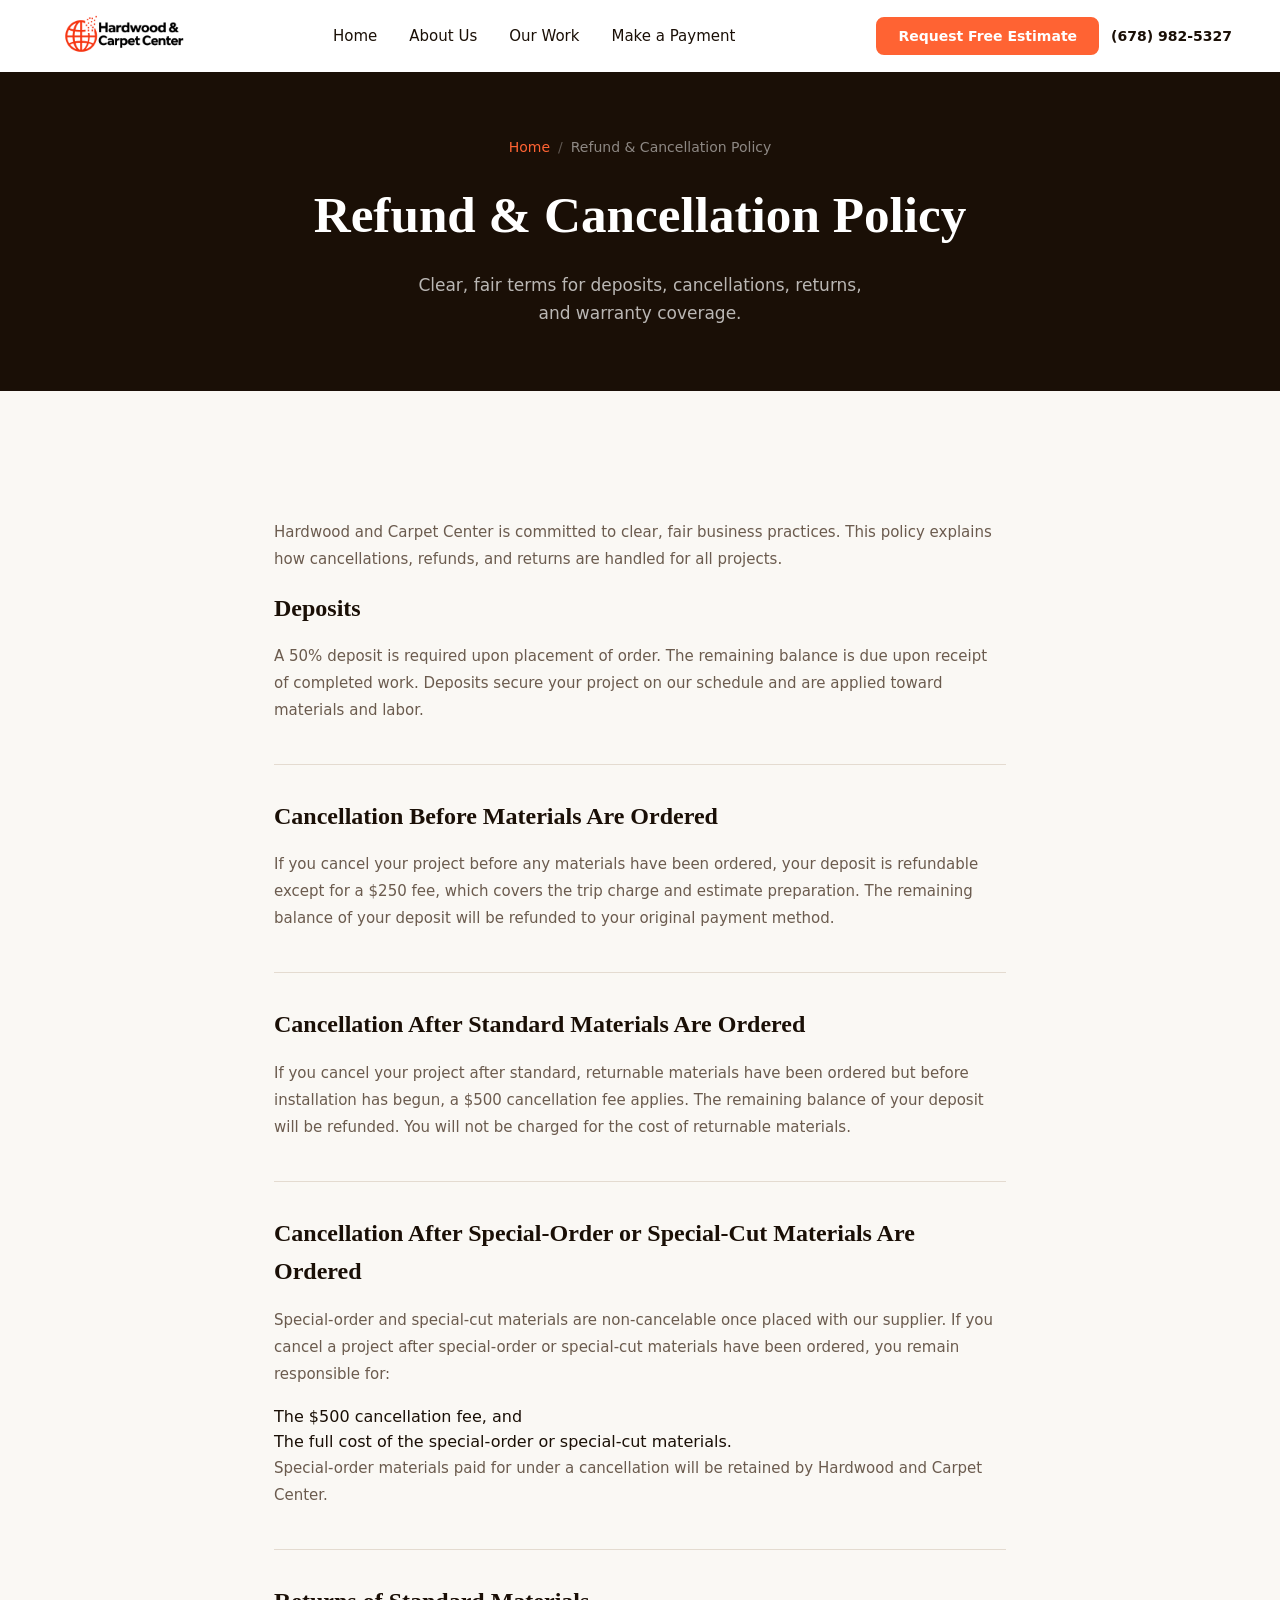
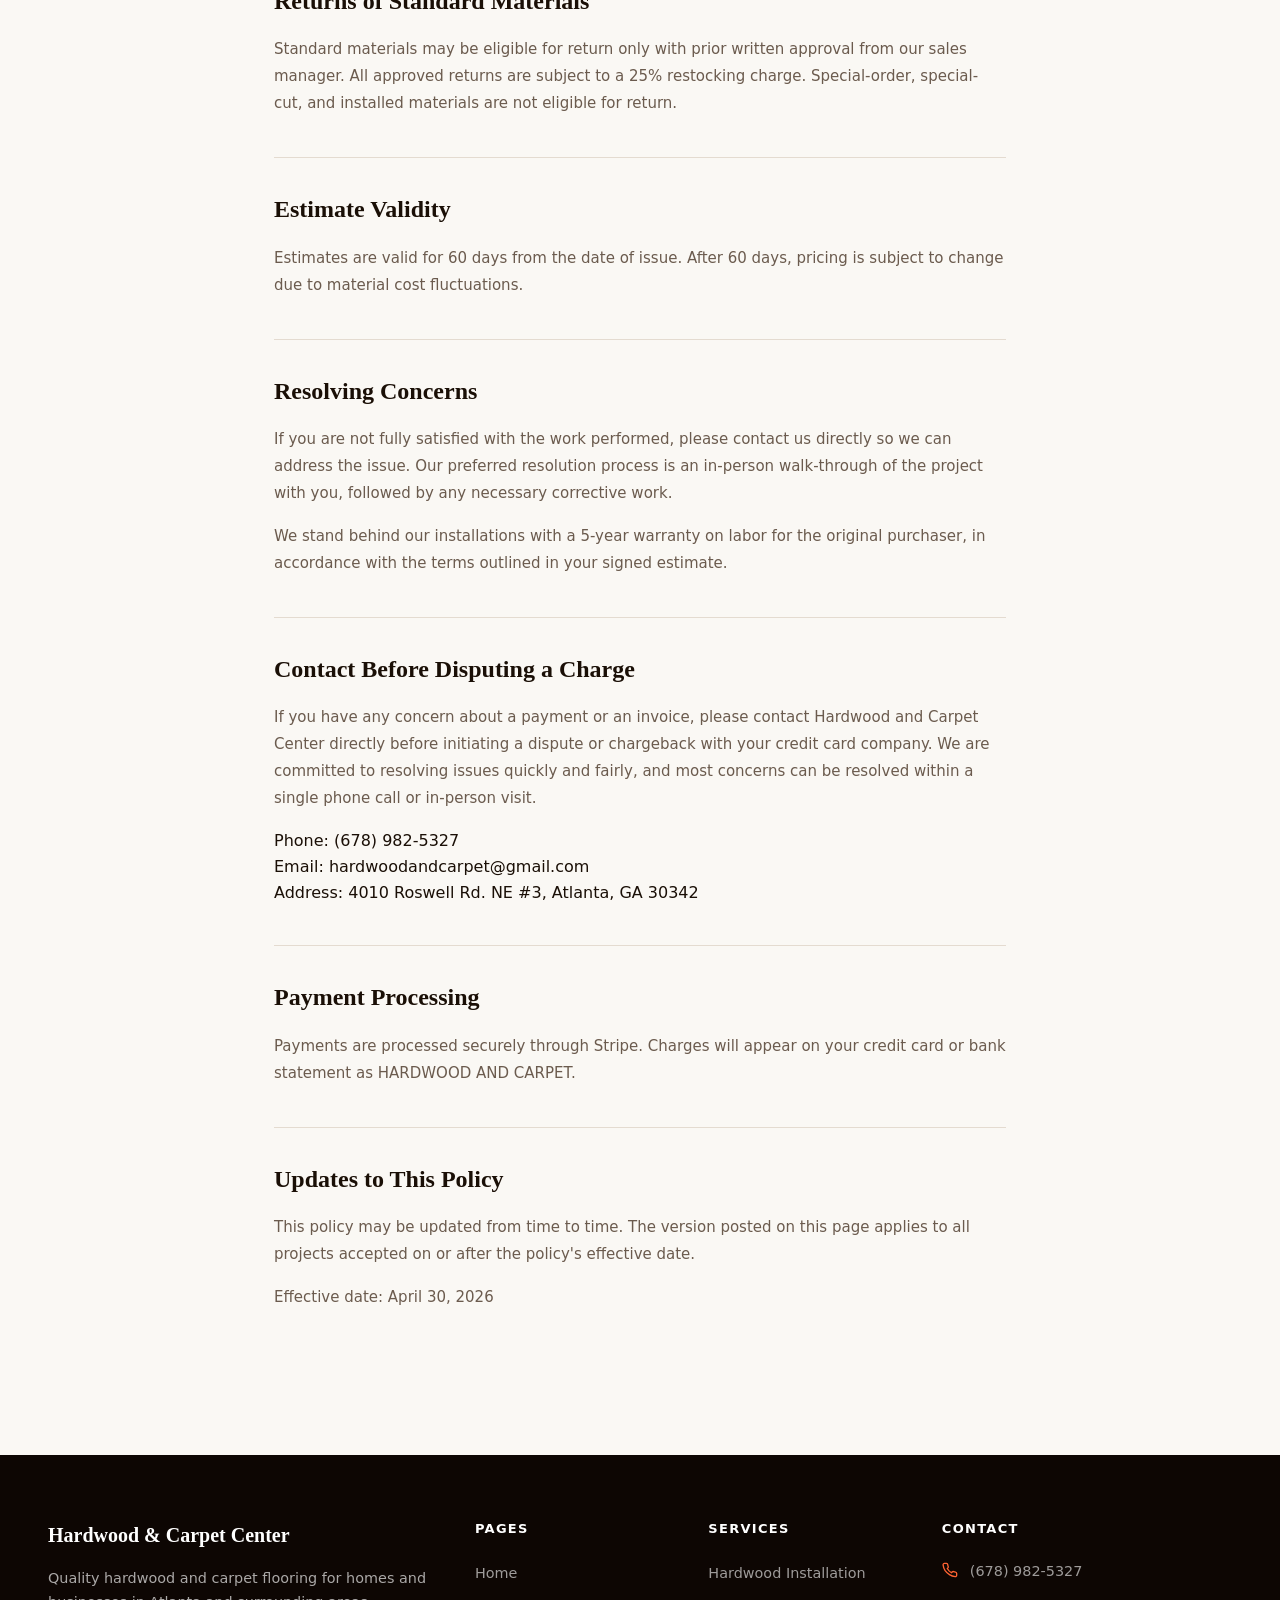
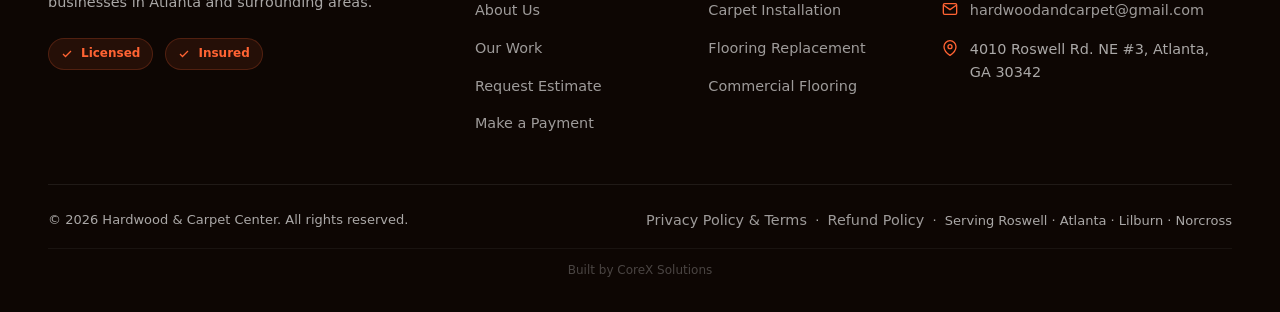
<file: refund-policy.html>
<!DOCTYPE html>
<html lang="en">
<head>
  <meta charset="UTF-8" />
  <meta name="viewport" content="width=device-width, initial-scale=1.0" />
  <meta name="description" content="Read the Hardwood &amp; Carpet Center refund and cancellation policy. Clear terms for deposits, cancellations, returns, and warranty coverage for Atlanta flooring projects." />
  <link rel="canonical" href="https://www.hardwoodandcarpet.com/refund-policy.html" />
  <meta name="robots" content="noindex, nofollow" />
  <title>Refund &amp; Cancellation Policy | Hardwood &amp; Carpet Center | Atlanta, GA</title>
  <link rel="stylesheet" href="css/style.css" />
  <link rel="preconnect" href="https://fonts.googleapis.com" />
  <link rel="preconnect" href="https://fonts.gstatic.com" crossorigin />
  <link rel="icon" type="image/svg+xml" href="/images/favicon.svg"/>
  <link rel="apple-touch-icon" href="/images/favicon.svg"/>
  <meta name="theme-color" content="#1a5c3a"/>
  <!-- Google Analytics GA4 -->
  <script async src="https://www.googletagmanager.com/gtag/js?id=G-XXXXXXXXXX"></script>
  <script>
    window.dataLayer = window.dataLayer || [];
    function gtag(){dataLayer.push(arguments);}
    gtag('js', new Date());
    gtag('config', 'G-XXXXXXXXXX');
  </script>
</head>
<body>

  <header>
    <nav class="nav nav--scrolled" role="navigation" aria-label="Main navigation">
      <div class="nav__inner">
        <a href="index.html" class="nav__logo" aria-label="Hardwood &amp; Carpet Center — Home">
          <img src="logo.png" alt="Hardwood &amp; Carpet Center" class="nav__logo-img" width="200" height="52" />
        </a>
        <ul class="nav__links" role="list">
          <li><a href="index.html" class="nav__link">Home</a></li>
          <li><a href="about.html" class="nav__link">About Us</a></li>
          <li><a href="gallery.html" class="nav__link">Our Work</a></li>
          <li><a href="payment.html" class="nav__link">Make a Payment</a></li>
        </ul>
        <div class="nav__actions">
          <a href="estimate.html" class="btn btn--primary btn--sm">Request Free Estimate</a>
          <a href="tel:6789825327" class="nav__phone">(678) 982-5327</a>
          <button class="nav__hamburger" aria-label="Toggle mobile menu" aria-expanded="false" aria-controls="mobileMenu">
            <span></span><span></span><span></span>
          </button>
        </div>
      </div>
    </nav>
    <div class="nav__mobile" id="mobileMenu">
      <a href="index.html" class="nav__mobile-link">Home</a>
      <a href="about.html" class="nav__mobile-link">About Us</a>
      <a href="gallery.html" class="nav__mobile-link">Our Work</a>
      <a href="payment.html" class="nav__mobile-link">Make a Payment</a>
      <a href="estimate.html" class="btn btn--primary nav__mobile-cta">Request Free Estimate</a>
    </div>
  </header>

  <main>

    <!-- Page Hero -->
    <section class="page-hero" style="--bg-image: url('https://images.unsplash.com/photo-1450101499163-c8848c66ca85?w=1920&q=60&auto=format&fit=crop');" aria-labelledby="page-title">
      <div class="container">
        <div class="page-hero__content">
          <nav class="page-hero__breadcrumb" aria-label="Breadcrumb">
            <a href="index.html">Home</a>
            <span class="page-hero__breadcrumb-sep" aria-hidden="true">/</span>
            <span aria-current="page">Refund &amp; Cancellation Policy</span>
          </nav>
          <h1 class="page-hero__title" id="page-title">Refund &amp; Cancellation Policy</h1>
          <p class="page-hero__subtitle">Clear, fair terms for deposits, cancellations, returns, and warranty coverage.</p>
        </div>
      </div>
    </section>

    <!-- Legal Content -->
    <section class="section" aria-label="Refund and cancellation policy">
      <div class="container">
        <div class="legal-body">

          <p>Hardwood and Carpet Center is committed to clear, fair business practices. This policy explains how cancellations, refunds, and returns are handled for all projects.</p>

          <h2>Deposits</h2>
          <p>A 50% deposit is required upon placement of order. The remaining balance is due upon receipt of completed work. Deposits secure your project on our schedule and are applied toward materials and labor.</p>

          <h2>Cancellation Before Materials Are Ordered</h2>
          <p>If you cancel your project before any materials have been ordered, your deposit is refundable except for a $250 fee, which covers the trip charge and estimate preparation. The remaining balance of your deposit will be refunded to your original payment method.</p>

          <h2>Cancellation After Standard Materials Are Ordered</h2>
          <p>If you cancel your project after standard, returnable materials have been ordered but before installation has begun, a $500 cancellation fee applies. The remaining balance of your deposit will be refunded. You will not be charged for the cost of returnable materials.</p>

          <h2>Cancellation After Special-Order or Special-Cut Materials Are Ordered</h2>
          <p>Special-order and special-cut materials are non-cancelable once placed with our supplier. If you cancel a project after special-order or special-cut materials have been ordered, you remain responsible for:</p>
          <ul>
            <li>The $500 cancellation fee, and</li>
            <li>The full cost of the special-order or special-cut materials.</li>
          </ul>
          <p>Special-order materials paid for under a cancellation will be retained by Hardwood and Carpet Center.</p>

          <h2>Returns of Standard Materials</h2>
          <p>Standard materials may be eligible for return only with prior written approval from our sales manager. All approved returns are subject to a 25% restocking charge. Special-order, special-cut, and installed materials are not eligible for return.</p>

          <h2>Estimate Validity</h2>
          <p>Estimates are valid for 60 days from the date of issue. After 60 days, pricing is subject to change due to material cost fluctuations.</p>

          <h2>Resolving Concerns</h2>
          <p>If you are not fully satisfied with the work performed, please contact us directly so we can address the issue. Our preferred resolution process is an in-person walk-through of the project with you, followed by any necessary corrective work.</p>
          <p>We stand behind our installations with a 5-year warranty on labor for the original purchaser, in accordance with the terms outlined in your signed estimate.</p>

          <h2>Contact Before Disputing a Charge</h2>
          <p>If you have any concern about a payment or an invoice, please contact Hardwood and Carpet Center directly before initiating a dispute or chargeback with your credit card company. We are committed to resolving issues quickly and fairly, and most concerns can be resolved within a single phone call or in-person visit.</p>
          <ul>
            <li>Phone: <a href="tel:6789825327">(678) 982-5327</a></li>
            <li>Email: <a href="mailto:hardwoodandcarpet@gmail.com">hardwoodandcarpet@gmail.com</a></li>
            <li>Address: 4010 Roswell Rd. NE #3, Atlanta, GA 30342</li>
          </ul>

          <h2>Payment Processing</h2>
          <p>Payments are processed securely through Stripe. Charges will appear on your credit card or bank statement as HARDWOOD AND CARPET.</p>

          <h2>Updates to This Policy</h2>
          <p>This policy may be updated from time to time. The version posted on this page applies to all projects accepted on or after the policy's effective date.</p>
          <p>Effective date: April 30, 2026</p>

        </div>
      </div>
    </section>

  </main>

  <footer class="footer" role="contentinfo">
    <div class="container">
      <div class="footer__grid">
        <div>
          <p class="footer__brand-name">Hardwood &amp; Carpet Center</p>
          <p class="footer__brand-desc">Quality hardwood and carpet flooring for homes and businesses in Atlanta and surrounding areas.</p>
          <div class="footer__badges">
            <span class="footer__badge"><svg width="12" height="12" viewBox="0 0 24 24" fill="none" stroke="currentColor" stroke-width="2.5" aria-hidden="true"><polyline points="20 6 9 17 4 12"/></svg> Licensed</span>
            <span class="footer__badge"><svg width="12" height="12" viewBox="0 0 24 24" fill="none" stroke="currentColor" stroke-width="2.5" aria-hidden="true"><polyline points="20 6 9 17 4 12"/></svg> Insured</span>
          </div>
        </div>
        <nav aria-label="Footer navigation">
          <p class="footer__heading">Pages</p>
          <ul class="footer__links">
            <li><a href="index.html" class="footer__link">Home</a></li>
            <li><a href="about.html" class="footer__link">About Us</a></li>
            <li><a href="gallery.html" class="footer__link">Our Work</a></li>
            <li><a href="estimate.html" class="footer__link">Request Estimate</a></li>
            <li><a href="payment.html" class="footer__link">Make a Payment</a></li>
          </ul>
        </nav>
        <div>
          <p class="footer__heading">Services</p>
          <ul class="footer__links">
            <li><a href="estimate.html" class="footer__link">Hardwood Installation</a></li>
            <li><a href="estimate.html" class="footer__link">Carpet Installation</a></li>
            <li><a href="estimate.html" class="footer__link">Flooring Replacement</a></li>
            <li><a href="estimate.html" class="footer__link">Commercial Flooring</a></li>
          </ul>
        </div>
        <address style="font-style:normal;">
          <p class="footer__heading">Contact</p>
          <div class="footer__contact-item"><svg class="footer__contact-icon" width="16" height="16" viewBox="0 0 24 24" fill="none" stroke="currentColor" stroke-width="2" aria-hidden="true"><path d="M22 16.92v3a2 2 0 0 1-2.18 2 19.79 19.79 0 0 1-8.63-3.07A19.5 19.5 0 0 1 4.69 13a19.79 19.79 0 0 1-3.07-8.67A2 2 0 0 1 3.6 2.18h3a2 2 0 0 1 2 1.72c.127.96.361 1.903.7 2.81a2 2 0 0 1-.45 2.11L7.91 9.76a16 16 0 0 0 6.29 6.29l1.14-1.14a2 2 0 0 1 2.11-.45c.907.339 1.85.573 2.81.7a2 2 0 0 1 1.72 2.02z"/></svg><a href="tel:6789825327" class="footer__link">(678) 982-5327</a></div>
          <div class="footer__contact-item"><svg class="footer__contact-icon" width="16" height="16" viewBox="0 0 24 24" fill="none" stroke="currentColor" stroke-width="2" aria-hidden="true"><path d="M4 4h16c1.1 0 2 .9 2 2v12c0 1.1-.9 2-2 2H4c-1.1 0-2-.9-2-2V6c0-1.1.9-2 2-2z"/><polyline points="22,6 12,13 2,6"/></svg><a href="mailto:hardwoodandcarpet@gmail.com" class="footer__link">hardwoodandcarpet@gmail.com</a></div>
          <div class="footer__contact-item"><svg class="footer__contact-icon" width="16" height="16" viewBox="0 0 24 24" fill="none" stroke="currentColor" stroke-width="2" aria-hidden="true"><path d="M21 10c0 7-9 13-9 13s-9-6-9-13a9 9 0 0 1 18 0z"/><circle cx="12" cy="10" r="3"/></svg><span>4010 Roswell Rd. NE #3, Atlanta, GA 30342</span></div>
        </address>
      </div>
      <div class="footer__bottom">
        <p>© <span id="year">2025</span> Hardwood &amp; Carpet Center. All rights reserved.</p>
        <p><a href="privacy.html" class="footer__link">Privacy Policy &amp; Terms</a> &nbsp;·&nbsp; <a href="/refund-policy.html" class="footer__link">Refund Policy</a> &nbsp;·&nbsp; Serving Roswell · Atlanta · Lilburn · Norcross</p>
        <p class="footer__credit"><a href="https://www.corexsolutions.net/" target="_blank" rel="noopener noreferrer" aria-label="Built by CoreX Solutions">Built by CoreX Solutions</a></p>
      </div>
    </div>
  </footer>

  <script src="js/main.js"></script>
  <script>document.getElementById('year').textContent = new Date().getFullYear();</script>
</body>
</html>
</file>
<file: css/style.css>
/* ============================================================
   HARDWOOD & CARPET CENTER — Global Stylesheet
   ============================================================ */

/* ---- Design Tokens ---- */
:root {
  --color-primary:       #1a0f06;
  --color-accent:        #ff6333;
  --color-accent-hover:  #e04e1f;
  --color-gold:          #c4873a;
  --color-gold-light:    #e8b56a;
  --color-bg:            #faf8f4;
  --color-bg-alt:        #f0ece4;
  --color-bg-dark:       #1a0f06;
  --color-surface:       #ffffff;
  --color-text:          #1a0f06;
  --color-text-muted:    #6b5b4e;
  --color-text-light:    #a8927e;
  --color-border:        #e4dbd0;
  --color-white:         #ffffff;
  --color-overlay:       rgba(20, 10, 4, 0.65);

  --font-heading: 'Playfair Display', Georgia, serif;
  --font-body:    'Inter', system-ui, sans-serif;

  --space-1:  4px;
  --space-2:  8px;
  --space-3:  12px;
  --space-4:  16px;
  --space-5:  20px;
  --space-6:  24px;
  --space-8:  32px;
  --space-10: 40px;
  --space-12: 48px;
  --space-16: 64px;
  --space-20: 80px;
  --space-24: 96px;
  --space-32: 128px;

  --radius-sm:  4px;
  --radius-md:  8px;
  --radius-lg:  16px;
  --radius-xl:  24px;
  --radius-pill: 999px;

  --shadow-sm:  0 1px 3px rgba(26,15,6,0.08), 0 1px 2px rgba(26,15,6,0.06);
  --shadow-md:  0 4px 12px rgba(26,15,6,0.10), 0 2px 6px rgba(26,15,6,0.06);
  --shadow-lg:  0 12px 32px rgba(26,15,6,0.12), 0 4px 12px rgba(26,15,6,0.08);
  --shadow-xl:  0 24px 64px rgba(26,15,6,0.16);

  --transition-fast:   150ms ease-out;
  --transition-base:   200ms ease-out;
  --transition-smooth: 300ms cubic-bezier(0.16, 1, 0.3, 1);

  --nav-height: 72px;
  --max-width:  1280px;
}

/* ---- Reset ---- */
*, *::before, *::after { box-sizing: border-box; margin: 0; padding: 0; }
html { scroll-behavior: smooth; font-size: 16px; }
body {
  font-family: var(--font-body);
  font-size: 1rem;
  line-height: 1.6;
  color: var(--color-text);
  background: var(--color-bg);
  -webkit-font-smoothing: antialiased;
  -moz-osx-font-smoothing: grayscale;
  overflow-x: hidden;
}
img { max-width: 100%; height: auto; display: block; }
a { color: inherit; text-decoration: none; }
ul { list-style: none; }
button { cursor: pointer; font-family: inherit; border: none; background: none; }
input, textarea, select {
  font-family: inherit;
  font-size: 1rem;
  outline: none;
}

/* ---- Accessibility ---- */
*:focus-visible {
  outline: 2px solid var(--color-accent);
  outline-offset: 3px;
  border-radius: var(--radius-sm);
}
.sr-only {
  position: absolute; width: 1px; height: 1px;
  padding: 0; margin: -1px; overflow: hidden;
  clip: rect(0,0,0,0); white-space: nowrap; border: 0;
}
@media (prefers-reduced-motion: reduce) {
  *, *::before, *::after {
    animation-duration: 0.01ms !important;
    transition-duration: 0.01ms !important;
  }
}

/* ---- Layout ---- */
.container {
  width: 100%;
  max-width: var(--max-width);
  margin: 0 auto;
  padding: 0 var(--space-6);
}
@media (min-width: 768px)  { .container { padding: 0 var(--space-8); } }
@media (min-width: 1280px) { .container { padding: 0 var(--space-12); } }

.section { padding: var(--space-20) 0; }
.section--alt { background: var(--color-bg-alt); }
.section--dark { background: var(--color-bg-dark); color: var(--color-white); }

/* ---- Typography ---- */
.eyebrow {
  font-family: var(--font-body);
  font-size: 0.75rem;
  font-weight: 600;
  letter-spacing: 0.12em;
  text-transform: uppercase;
  color: var(--color-accent);
  display: block;
  margin-bottom: var(--space-3);
}
.section-title {
  font-family: var(--font-heading);
  font-size: clamp(1.75rem, 3vw, 2.5rem);
  font-weight: 700;
  line-height: 1.15;
  color: var(--color-primary);
  margin-bottom: var(--space-4);
}
.section--dark .section-title { color: var(--color-white); }
.section-subtitle {
  font-size: 1.0625rem;
  color: var(--color-text-muted);
  max-width: 520px;
  line-height: 1.65;
}
.section--dark .section-subtitle { color: rgba(255,255,255,0.7); }
.section-header {
  margin-bottom: var(--space-12);
}
.section-header--center {
  text-align: center;
}
.section-header--center .section-subtitle {
  margin: 0 auto;
}

/* ---- Buttons ---- */
.btn {
  display: inline-flex;
  align-items: center;
  gap: var(--space-2);
  font-family: var(--font-body);
  font-size: 0.9375rem;
  font-weight: 600;
  line-height: 1;
  padding: 14px 28px;
  border-radius: var(--radius-md);
  transition: background var(--transition-base), color var(--transition-base),
              transform var(--transition-fast), box-shadow var(--transition-base);
  white-space: nowrap;
  cursor: pointer;
  border: 2px solid transparent;
}
.btn:active { transform: scale(0.97); }
.btn--primary {
  background: var(--color-accent);
  color: var(--color-white);
  border-color: var(--color-accent);
}
.btn--primary:hover {
  background: var(--color-accent-hover);
  border-color: var(--color-accent-hover);
  box-shadow: 0 4px 16px rgba(255,99,51,0.35);
  transform: translateY(-1px);
}
.btn--outline {
  background: transparent;
  color: var(--color-white);
  border-color: rgba(255,255,255,0.6);
}
.btn--outline:hover {
  background: rgba(255,255,255,0.12);
  border-color: var(--color-white);
}
.btn--outline-dark {
  background: transparent;
  color: var(--color-primary);
  border-color: var(--color-border);
}
.btn--outline-dark:hover {
  border-color: var(--color-accent);
  color: var(--color-accent);
}
.btn--lg { padding: 17px 36px; font-size: 1rem; }
.btn--sm { padding: 10px 20px; font-size: 0.875rem; }

/* ---- Navigation ---- */
.nav {
  position: fixed;
  top: 0; left: 0; right: 0;
  z-index: 1000;
  height: var(--nav-height);
  display: flex;
  align-items: center;
  transition: background var(--transition-base), box-shadow var(--transition-base);
}
.nav--transparent {
  background: var(--color-white);
}
.nav--scrolled {
  background: var(--color-white);
  box-shadow: 0 1px 0 var(--color-border), var(--shadow-sm);
}
.nav__inner {
  display: flex;
  align-items: center;
  justify-content: space-between;
  width: 100%;
  max-width: var(--max-width);
  margin: 0 auto;
  padding: 0 var(--space-6);
}
@media (min-width: 768px) { .nav__inner { padding: 0 var(--space-8); } }
@media (min-width: 1280px) { .nav__inner { padding: 0 var(--space-12); } }

.nav__logo {
  display: flex;
  align-items: center;
  gap: var(--space-3);
  text-decoration: none;
  flex-shrink: 0;
}
.nav__logo-img {
  height: 96px;
  width: auto;
  max-width: 390px;
  display: block;
  object-fit: contain;
}

.nav__links {
  display: none;
  align-items: center;
  gap: var(--space-2);
}
@media (min-width: 900px) { .nav__links { display: flex; } }

.nav__link {
  font-size: 0.9375rem;
  font-weight: 500;
  padding: var(--space-2) var(--space-3);
  border-radius: var(--radius-md);
  color: var(--color-primary);
  transition: color var(--transition-base), background var(--transition-base);
}
.nav--transparent .nav__link { color: var(--color-primary); }
.nav--scrolled .nav__link { color: var(--color-primary); }
.nav__link:hover { color: var(--color-accent); background: rgba(255,99,51,0.06); }
.nav__link.active { color: var(--color-accent); }

.nav__actions {
  display: flex;
  align-items: center;
  gap: var(--space-3);
}
.nav__phone {
  display: none;
  font-size: 0.875rem;
  font-weight: 600;
  color: var(--color-primary);
  transition: color var(--transition-base);
}
.nav--transparent .nav__phone { color: var(--color-primary); }
@media (min-width: 768px) { .nav__phone { display: block; } }
.nav__phone:hover { color: var(--color-accent); }

.nav__hamburger {
  display: flex;
  flex-direction: column;
  gap: 5px;
  padding: var(--space-2);
  border-radius: var(--radius-sm);
  cursor: pointer;
  background: none;
  border: none;
}
@media (min-width: 900px) { .nav__hamburger { display: none; } }
.nav__hamburger span {
  display: block;
  width: 22px; height: 2px;
  background: var(--color-primary);
  border-radius: 2px;
  transition: transform var(--transition-smooth), opacity var(--transition-base);
}
.nav--transparent .nav__hamburger span { background: var(--color-primary); }
.nav--scrolled .nav__hamburger span { background: var(--color-primary); }
.nav__hamburger.open span:nth-child(1) { transform: translateY(7px) rotate(45deg); }
.nav__hamburger.open span:nth-child(2) { opacity: 0; }
.nav__hamburger.open span:nth-child(3) { transform: translateY(-7px) rotate(-45deg); }

/* Mobile Menu */
.nav__mobile {
  position: fixed;
  top: var(--nav-height);
  left: 0; right: 0;
  background: var(--color-white);
  border-bottom: 1px solid var(--color-border);
  padding: var(--space-4) var(--space-6) var(--space-6);
  box-shadow: var(--shadow-lg);
  transform: translateY(-100%);
  opacity: 0;
  visibility: hidden;
  transition: transform var(--transition-smooth), opacity var(--transition-base), visibility var(--transition-base);
  z-index: 999;
}
.nav__mobile.open {
  transform: translateY(0);
  opacity: 1;
  visibility: visible;
}
.nav__mobile-link {
  display: block;
  font-size: 1.0625rem;
  font-weight: 500;
  padding: var(--space-4) 0;
  color: var(--color-primary);
  border-bottom: 1px solid var(--color-border);
  transition: color var(--transition-base);
}
.nav__mobile-link:last-of-type { border-bottom: none; }
.nav__mobile-link:hover { color: var(--color-accent); }
.nav__mobile-cta { margin-top: var(--space-4); width: 100%; justify-content: center; }

/* ---- Hero ---- */
.hero {
  position: relative;
  min-height: 80vh;
  display: flex;
  align-items: center;
  overflow: hidden;
}
.hero__bg {
  position: absolute;
  inset: 0;
  background-image: url('https://images.unsplash.com/photo-1581858726788-75bc0f6a952d?w=1920&q=90&auto=format&fit=crop');
  background-size: cover;
  background-position: center;
  transform: scale(1.05);
  transition: transform 8s ease-out;
}
.hero__bg.loaded { transform: scale(1); }
.hero__overlay {
  position: absolute;
  inset: 0;
  background: linear-gradient(
    135deg,
    rgba(20, 10, 4, 0.80) 0%,
    rgba(20, 10, 4, 0.55) 60%,
    rgba(20, 10, 4, 0.35) 100%
  );
}
.hero__content {
  position: relative;
  z-index: 1;
  padding: var(--space-32) 0 var(--space-12);
  width: 100%;
}
.hero__eyebrow {
  font-size: 0.75rem;
  font-weight: 600;
  letter-spacing: 0.14em;
  text-transform: uppercase;
  color: var(--color-gold-light);
  display: flex;
  align-items: center;
  gap: var(--space-3);
  margin-bottom: var(--space-5);
}
.hero__eyebrow::before {
  content: '';
  display: block;
  width: 32px; height: 2px;
  background: var(--color-accent);
}
.hero__title {
  font-family: var(--font-heading);
  font-size: clamp(2.5rem, 6vw, 5rem);
  font-weight: 700;
  line-height: 1.08;
  color: var(--color-white);
  margin-bottom: var(--space-6);
  max-width: 680px;
}
.hero__title span { color: var(--color-accent); }
.hero__subtitle {
  font-size: clamp(1rem, 1.8vw, 1.1875rem);
  color: rgba(255,255,255,0.78);
  max-width: 520px;
  line-height: 1.65;
  margin-bottom: var(--space-10);
}
.hero__actions {
  display: flex;
  flex-wrap: wrap;
  gap: var(--space-4);
  align-items: center;
}
.hero__trust {
  display: flex;
  flex-wrap: wrap;
  gap: var(--space-6);
  margin-top: var(--space-16);
  padding-top: var(--space-8);
  border-top: 1px solid rgba(255,255,255,0.15);
}
.hero__trust-item {
  display: flex;
  align-items: center;
  gap: var(--space-2);
  font-size: 0.875rem;
  font-weight: 500;
  color: rgba(255,255,255,0.75);
}
.hero__trust-item svg { color: var(--color-accent); }

/* ---- Services Strip ---- */
.services-strip {
  background: var(--color-white);
  border-bottom: 1px solid var(--color-border);
  padding: var(--space-12) 0;
}
.services-strip__grid {
  display: grid;
  grid-template-columns: repeat(2, 1fr);
  gap: 1px;
  background: var(--color-border);
  border: 1px solid var(--color-border);
  border-radius: var(--radius-lg);
  overflow: hidden;
}
@media (min-width: 768px) {
  .services-strip__grid { grid-template-columns: repeat(4, 1fr); }
}
.service-item {
  background: var(--color-white);
  padding: var(--space-8) var(--space-6);
  display: flex;
  flex-direction: column;
  align-items: flex-start;
  gap: var(--space-3);
  transition: background var(--transition-base);
}
.service-item:hover { background: var(--color-bg); }
.service-item__icon {
  width: 44px; height: 44px;
  background: rgba(255,99,51,0.1);
  border-radius: var(--radius-md);
  display: flex; align-items: center; justify-content: center;
  color: var(--color-accent);
  transition: background var(--transition-base), transform var(--transition-smooth);
}
.service-item:hover .service-item__icon {
  background: var(--color-accent);
  color: var(--color-white);
  transform: scale(1.08);
}
.service-item__title {
  font-family: var(--font-heading);
  font-size: 1.0625rem;
  font-weight: 600;
  color: var(--color-primary);
}
.service-item__desc {
  font-size: 0.875rem;
  color: var(--color-text-muted);
  line-height: 1.5;
}

/* ---- About / Why Us ---- */
.about-split {
  display: grid;
  gap: var(--space-12);
  align-items: center;
}
@media (min-width: 900px) {
  .about-split { grid-template-columns: 1fr 1fr; gap: var(--space-16); }
}
.about-split__image-wrap {
  position: relative;
}
.about-split__image {
  width: 100%;
  aspect-ratio: 4/3;
  object-fit: cover;
  border-radius: var(--radius-xl);
  box-shadow: var(--shadow-xl);
}
.about-split__badge {
  position: absolute;
  bottom: -var(--space-4);
  right: var(--space-4);
  background: var(--color-accent);
  color: var(--color-white);
  padding: var(--space-4) var(--space-6);
  border-radius: var(--radius-lg);
  box-shadow: var(--shadow-lg);
  text-align: center;
  bottom: var(--space-4);
}
.about-split__badge-number {
  font-family: var(--font-heading);
  font-size: 2rem;
  font-weight: 700;
  line-height: 1;
  display: block;
}
.about-split__badge-label {
  font-size: 0.75rem;
  font-weight: 500;
  opacity: 0.9;
  text-transform: uppercase;
  letter-spacing: 0.06em;
}
.about-split__checks {
  display: flex;
  flex-direction: column;
  gap: var(--space-4);
  margin: var(--space-8) 0;
}
.check-item {
  display: flex;
  align-items: flex-start;
  gap: var(--space-3);
}
.check-item__icon {
  width: 22px; height: 22px;
  background: rgba(255,99,51,0.12);
  border-radius: 50%;
  display: flex; align-items: center; justify-content: center;
  flex-shrink: 0;
  margin-top: 2px;
  color: var(--color-accent);
}
.check-item__icon svg { width: 12px; height: 12px; }
.check-item__text {
  font-size: 0.9375rem;
  color: var(--color-text-muted);
  line-height: 1.5;
}
.check-item__text strong {
  color: var(--color-primary);
  font-weight: 600;
}

/* ---- Stats ---- */
.stats {
  background: var(--color-primary);
  padding: var(--space-16) 0;
}
.stats__grid {
  display: grid;
  grid-template-columns: repeat(2, 1fr);
  gap: var(--space-8);
  text-align: center;
}
@media (min-width: 768px) { .stats__grid { grid-template-columns: repeat(4, 1fr); } }
.stat-item__number {
  font-family: var(--font-heading);
  font-size: clamp(2.5rem, 5vw, 3.5rem);
  font-weight: 700;
  color: var(--color-accent);
  line-height: 1;
  margin-bottom: var(--space-2);
}
.stat-item__label {
  font-size: 0.875rem;
  font-weight: 500;
  color: rgba(255,255,255,0.65);
  text-transform: uppercase;
  letter-spacing: 0.06em;
}

/* ---- Process ---- */
.process__grid {
  display: grid;
  gap: var(--space-6);
  counter-reset: process;
}
@media (min-width: 640px) { .process__grid { grid-template-columns: repeat(2, 1fr); } }
@media (min-width: 1024px) { .process__grid { grid-template-columns: repeat(4, 1fr); } }
.process-step {
  background: var(--color-white);
  border-radius: var(--radius-lg);
  padding: var(--space-8);
  border: 1px solid var(--color-border);
  position: relative;
  transition: box-shadow var(--transition-base), transform var(--transition-smooth);
}
.process-step:hover {
  box-shadow: var(--shadow-lg);
  transform: translateY(-3px);
}
.process-step__num {
  font-family: var(--font-heading);
  font-size: 3rem;
  font-weight: 700;
  color: rgba(255,99,51,0.1);
  line-height: 1;
  margin-bottom: var(--space-4);
}
.process-step__icon {
  width: 48px; height: 48px;
  background: rgba(255,99,51,0.1);
  border-radius: var(--radius-md);
  display: flex; align-items: center; justify-content: center;
  color: var(--color-accent);
  margin-bottom: var(--space-4);
}
.process-step__title {
  font-family: var(--font-heading);
  font-size: 1.125rem;
  font-weight: 600;
  color: var(--color-primary);
  margin-bottom: var(--space-3);
}
.process-step__desc {
  font-size: 0.9rem;
  color: var(--color-text-muted);
  line-height: 1.6;
}

/* ---- Gallery Preview ---- */
.gallery-grid {
  display: grid;
  gap: var(--space-4);
  grid-template-columns: 1fr;
}
@media (min-width: 640px) {
  .gallery-grid {
    grid-template-columns: repeat(2, 1fr);
  }
}
@media (min-width: 1024px) {
  .gallery-grid {
    grid-template-columns: repeat(3, 1fr);
    grid-auto-rows: 280px;
  }
  .gallery-grid .gallery-item:nth-child(1) {
    grid-column: span 2;
    grid-row: span 2;
  }
  .gallery-grid .gallery-item:nth-child(7) {
    grid-column: 1 / -1;
  }
}
.gallery-item {
  position: relative;
  border-radius: var(--radius-lg);
  overflow: hidden;
  aspect-ratio: 4/3;
  background: var(--color-bg-alt);
}
@media (min-width: 1024px) {
  .gallery-item { aspect-ratio: auto; }
}
.gallery-item img {
  width: 100%; height: 100%;
  object-fit: cover;
  transition: transform 0.5s ease-out;
}
.gallery-item:hover img { transform: scale(1.05); }
.gallery-item__overlay {
  position: absolute;
  inset: 0;
  background: linear-gradient(to top, rgba(20,10,4,0.7) 0%, transparent 50%);
  opacity: 0;
  transition: opacity var(--transition-base);
  display: flex;
  align-items: flex-end;
  padding: var(--space-6);
}
.gallery-item:hover .gallery-item__overlay { opacity: 1; }
.gallery-item__label {
  font-size: 0.9375rem;
  font-weight: 600;
  color: var(--color-white);
}

/* ---- Testimonials ---- */
.testimonials__grid {
  display: grid;
  gap: var(--space-6);
}
@media (min-width: 640px) { .testimonials__grid { grid-template-columns: repeat(2, 1fr); } }
@media (min-width: 1024px) { .testimonials__grid { grid-template-columns: repeat(3, 1fr); } }
.testimonial-card {
  background: var(--color-white);
  border: 1px solid var(--color-border);
  border-radius: var(--radius-lg);
  padding: var(--space-8);
  display: flex;
  flex-direction: column;
  gap: var(--space-5);
  transition: box-shadow var(--transition-base), transform var(--transition-smooth);
}
.testimonial-card:hover {
  box-shadow: var(--shadow-md);
  transform: translateY(-2px);
}
.testimonial-card__stars {
  display: flex; gap: 3px; color: #f59e0b;
}
.testimonial-card__quote {
  font-size: 0.9375rem;
  color: var(--color-text-muted);
  line-height: 1.7;
  flex: 1;
  font-style: italic;
}
.testimonial-card__author {
  display: flex;
  align-items: center;
  gap: var(--space-3);
  padding-top: var(--space-4);
  border-top: 1px solid var(--color-border);
}
.testimonial-card__avatar {
  width: 40px; height: 40px;
  border-radius: 50%;
  background: var(--color-bg-alt);
  display: flex; align-items: center; justify-content: center;
  font-family: var(--font-heading);
  font-weight: 700;
  font-size: 1rem;
  color: var(--color-accent);
  flex-shrink: 0;
}
.testimonial-card__name {
  font-size: 0.9375rem;
  font-weight: 600;
  color: var(--color-primary);
}
.testimonial-card__location {
  font-size: 0.8125rem;
  color: var(--color-text-light);
}

/* ---- CTA Banner ---- */
.cta-banner {
  background: linear-gradient(135deg, #1a0f06 0%, #2d1a0a 100%);
  position: relative;
  overflow: hidden;
  padding: var(--space-20) 0;
  text-align: center;
}
.cta-banner::before {
  content: '';
  position: absolute;
  inset: 0;
  background-image: url('https://images.unsplash.com/photo-1562113536-f49d30025dd3?w=1920&q=60&auto=format&fit=crop');
  background-size: cover;
  background-position: center;
  opacity: 0.12;
}
.cta-banner__content { position: relative; z-index: 1; }
.cta-banner__title {
  font-family: var(--font-heading);
  font-size: clamp(1.75rem, 3.5vw, 2.75rem);
  font-weight: 700;
  color: var(--color-white);
  margin-bottom: var(--space-4);
}
.cta-banner__subtitle {
  color: rgba(255,255,255,0.7);
  font-size: 1.0625rem;
  margin-bottom: var(--space-10);
  max-width: 440px;
  margin-left: auto;
  margin-right: auto;
}
.cta-banner__actions {
  display: flex;
  flex-wrap: wrap;
  gap: var(--space-4);
  justify-content: center;
  align-items: center;
}
.cta-banner__phone {
  font-size: 1.125rem;
  font-weight: 600;
  color: rgba(255,255,255,0.85);
  transition: color var(--transition-base);
}
.cta-banner__phone:hover { color: var(--color-accent); }

/* ---- Footer ---- */
.footer {
  background: #0d0603;
  color: rgba(255,255,255,0.65);
  padding: var(--space-16) 0 var(--space-8);
}
.footer__grid {
  display: grid;
  gap: var(--space-10);
  margin-bottom: var(--space-12);
}
@media (min-width: 640px) { .footer__grid { grid-template-columns: repeat(2, 1fr); } }
@media (min-width: 1024px) { .footer__grid { grid-template-columns: 2fr 1fr 1fr 1.5fr; } }
.footer__brand-name {
  font-family: var(--font-heading);
  font-size: 1.25rem;
  font-weight: 700;
  color: var(--color-white);
  margin-bottom: var(--space-4);
}
.footer__brand-desc {
  font-size: 0.9rem;
  line-height: 1.65;
  margin-bottom: var(--space-6);
}
.footer__heading {
  font-size: 0.8125rem;
  font-weight: 600;
  letter-spacing: 0.1em;
  text-transform: uppercase;
  color: var(--color-white);
  margin-bottom: var(--space-5);
}
.footer__links { display: flex; flex-direction: column; gap: var(--space-3); }
.footer__link {
  font-size: 0.9rem;
  color: rgba(255,255,255,0.6);
  transition: color var(--transition-base);
}
.footer__link:hover { color: var(--color-accent); }
.footer__contact-item {
  display: flex;
  align-items: flex-start;
  gap: var(--space-3);
  font-size: 0.9rem;
  margin-bottom: var(--space-4);
}
.footer__contact-icon { color: var(--color-accent); margin-top: 2px; flex-shrink: 0; }
.footer__bottom {
  border-top: 1px solid rgba(255,255,255,0.08);
  padding-top: var(--space-6);
  display: flex;
  flex-wrap: wrap;
  justify-content: space-between;
  align-items: center;
  gap: var(--space-4);
  font-size: 0.8125rem;
}
.footer__badges {
  display: flex;
  gap: var(--space-3);
  flex-wrap: wrap;
}
.footer__credit {
  width: 100%;
  text-align: center;
  font-size: 0.75rem;
  color: rgba(255,255,255,0.25);
  padding-top: var(--space-3);
  border-top: 1px solid rgba(255,255,255,0.05);
}
.footer__credit a {
  color: rgba(255,255,255,0.25);
  text-decoration: none;
  transition: color 0.2s;
}
.footer__credit a:hover { color: rgba(255,255,255,0.55); }
.footer__badge {
  display: flex;
  align-items: center;
  gap: var(--space-2);
  font-size: 0.75rem;
  font-weight: 600;
  color: var(--color-accent);
  background: rgba(255,99,51,0.1);
  border: 1px solid rgba(255,99,51,0.2);
  padding: 5px 12px;
  border-radius: var(--radius-pill);
}

/* ---- Page Hero (inner pages) ---- */
.page-hero {
  padding-top: var(--nav-height);
  background: var(--color-primary);
  padding-bottom: var(--space-16);
  position: relative;
  overflow: hidden;
}
.page-hero::before {
  content: '';
  position: absolute;
  inset: 0;
  background-image: var(--bg-image, none);
  background-size: cover;
  background-position: center;
  opacity: 0.15;
}
.page-hero__content {
  position: relative;
  z-index: 1;
  padding-top: var(--space-16);
  text-align: center;
}
.page-hero__title {
  font-family: var(--font-heading);
  font-size: clamp(2rem, 4vw, 3.25rem);
  font-weight: 700;
  color: var(--color-white);
  margin-bottom: var(--space-4);
}
.page-hero__subtitle {
  color: rgba(255,255,255,0.7);
  font-size: 1.0625rem;
  max-width: 480px;
  margin: 0 auto;
}
.page-hero__breadcrumb {
  display: flex;
  align-items: center;
  justify-content: center;
  gap: var(--space-2);
  font-size: 0.875rem;
  color: rgba(255,255,255,0.5);
  margin-bottom: var(--space-4);
}
.page-hero__breadcrumb a { color: var(--color-accent); }
.page-hero__breadcrumb-sep { color: rgba(255,255,255,0.3); }

/* ---- Contact Form ---- */
.contact-layout {
  display: grid;
  gap: var(--space-12);
  align-items: start;
}
@media (min-width: 900px) { .contact-layout { grid-template-columns: 1fr 1.5fr; } }
.contact-info__item {
  display: flex;
  gap: var(--space-4);
  margin-bottom: var(--space-8);
}
.contact-info__icon {
  width: 48px; height: 48px;
  background: rgba(255,99,51,0.1);
  border-radius: var(--radius-md);
  display: flex; align-items: center; justify-content: center;
  color: var(--color-accent);
  flex-shrink: 0;
}
.contact-info__label {
  font-size: 0.8125rem;
  font-weight: 600;
  text-transform: uppercase;
  letter-spacing: 0.08em;
  color: var(--color-text-light);
  margin-bottom: var(--space-1);
}
.contact-info__value {
  font-size: 1rem;
  font-weight: 500;
  color: var(--color-primary);
}
.contact-info__value a:hover { color: var(--color-accent); }
.contact-service-areas {
  background: var(--color-bg-alt);
  border-radius: var(--radius-lg);
  padding: var(--space-6);
  margin-top: var(--space-8);
}
.contact-service-areas__title {
  font-weight: 600;
  font-size: 0.9375rem;
  color: var(--color-primary);
  margin-bottom: var(--space-4);
}
.service-areas-list {
  display: flex;
  flex-wrap: wrap;
  gap: var(--space-2);
}
.service-area-tag {
  font-size: 0.8125rem;
  font-weight: 500;
  background: var(--color-white);
  border: 1px solid var(--color-border);
  border-radius: var(--radius-pill);
  padding: 5px 12px;
  color: var(--color-text-muted);
}

/* ---- Form Styles ---- */
.form-card {
  background: var(--color-white);
  border: 1px solid var(--color-border);
  border-radius: var(--radius-xl);
  padding: var(--space-10);
  box-shadow: var(--shadow-lg);
}
.form-grid {
  display: grid;
  gap: var(--space-5);
}
.form-grid--2col {
  grid-template-columns: 1fr;
}
@media (min-width: 640px) { .form-grid--2col { grid-template-columns: repeat(2, 1fr); } }
.form-group { display: flex; flex-direction: column; gap: var(--space-2); }
.form-group--full { grid-column: 1 / -1; }
.form-label {
  font-size: 0.875rem;
  font-weight: 600;
  color: var(--color-primary);
}
.form-label .required { color: var(--color-accent); margin-left: 2px; }
.form-input,
.form-select,
.form-textarea {
  width: 100%;
  padding: 13px 16px;
  border: 1.5px solid var(--color-border);
  border-radius: var(--radius-md);
  font-size: 0.9375rem;
  color: var(--color-primary);
  background: var(--color-white);
  transition: border-color var(--transition-base), box-shadow var(--transition-base);
}
.form-input:focus,
.form-select:focus,
.form-textarea:focus {
  border-color: var(--color-accent);
  box-shadow: 0 0 0 3px rgba(255,99,51,0.12);
  outline: none;
}
.form-input::placeholder,
.form-textarea::placeholder { color: var(--color-text-light); }
.form-textarea { resize: vertical; min-height: 130px; }
.form-select { appearance: none; cursor: pointer; }
.form-hint {
  font-size: 0.8125rem;
  color: var(--color-text-light);
  margin-top: var(--space-1);
}
.form-submit { width: 100%; justify-content: center; margin-top: var(--space-4); }
.form-success {
  display: none;
  background: #f0fdf4;
  border: 1px solid #bbf7d0;
  border-radius: var(--radius-md);
  padding: var(--space-4) var(--space-5);
  color: #166534;
  font-size: 0.9375rem;
  font-weight: 500;
  margin-top: var(--space-4);
}
.form-success.visible { display: flex; align-items: center; gap: var(--space-3); }

/* ---- About Page ---- */
.values-grid {
  display: grid;
  gap: var(--space-6);
  grid-template-columns: 1fr;
}
@media (min-width: 640px) { .values-grid { grid-template-columns: repeat(2, 1fr); } }
@media (min-width: 1024px) { .values-grid { grid-template-columns: repeat(3, 1fr); } }
.value-card {
  background: var(--color-white);
  border: 1px solid var(--color-border);
  border-radius: var(--radius-lg);
  padding: var(--space-8);
  transition: box-shadow var(--transition-base), transform var(--transition-smooth);
}
.value-card:hover { box-shadow: var(--shadow-md); transform: translateY(-3px); }
.value-card__icon {
  width: 52px; height: 52px;
  background: rgba(255,99,51,0.08);
  border-radius: var(--radius-lg);
  display: flex; align-items: center; justify-content: center;
  color: var(--color-accent);
  margin-bottom: var(--space-5);
}
.value-card__title {
  font-family: var(--font-heading);
  font-size: 1.125rem;
  font-weight: 600;
  color: var(--color-primary);
  margin-bottom: var(--space-3);
}
.value-card__desc {
  font-size: 0.9rem;
  color: var(--color-text-muted);
  line-height: 1.65;
}

/* ---- Gallery Page ---- */
.gallery-filters {
  display: flex;
  flex-wrap: wrap;
  gap: var(--space-3);
  margin-bottom: var(--space-10);
  justify-content: center;
}
.gallery-filter-btn {
  font-size: 0.875rem;
  font-weight: 600;
  padding: 9px 20px;
  border-radius: var(--radius-pill);
  border: 1.5px solid var(--color-border);
  color: var(--color-text-muted);
  background: var(--color-white);
  cursor: pointer;
  transition: all var(--transition-base);
}
.gallery-filter-btn:hover,
.gallery-filter-btn.active {
  background: var(--color-accent);
  border-color: var(--color-accent);
  color: var(--color-white);
}
.gallery-full-grid {
  columns: 1;
  gap: var(--space-4);
  column-gap: var(--space-4);
}
@media (min-width: 640px) {
  .gallery-full-grid { columns: 2; }
}
@media (min-width: 1024px) {
  .gallery-full-grid { columns: 3; }
}
.gallery-full-item {
  break-inside: avoid;
  border-radius: var(--radius-lg);
  overflow: hidden;
  position: relative;
  cursor: pointer;
  background: var(--color-bg-alt);
  margin-bottom: var(--space-4);
  display: inline-block;
  width: 100%;
}
.gallery-full-item img {
  width: 100%;
  height: auto;
  display: block;
  transition: transform 0.4s ease-out;
}
.gallery-full-item:hover img { transform: scale(1.06); }
.gallery-full-item__info {
  position: absolute;
  bottom: 0; left: 0; right: 0;
  padding: var(--space-5);
  background: linear-gradient(to top, rgba(20,10,4,0.85) 0%, transparent 100%);
  transform: translateY(10px);
  opacity: 0;
  transition: all var(--transition-smooth);
}
.gallery-full-item:hover .gallery-full-item__info {
  transform: translateY(0);
  opacity: 1;
}
.gallery-full-item__title {
  font-size: 0.9375rem;
  font-weight: 600;
  color: var(--color-white);
}
.gallery-full-item__tag {
  font-size: 0.75rem;
  color: var(--color-accent);
  font-weight: 500;
}

/* ---- Lightbox ---- */
.lightbox {
  position: fixed;
  inset: 0;
  z-index: 1000;
  display: flex;
  align-items: center;
  justify-content: center;
  padding: var(--space-4);
  opacity: 0;
  pointer-events: none;
  transition: opacity 0.25s ease;
}
.lightbox.open {
  opacity: 1;
  pointer-events: all;
}
.lightbox__backdrop {
  position: absolute;
  inset: 0;
  background: rgba(0,0,0,0.92);
  cursor: zoom-out;
}
.lightbox__inner {
  position: relative;
  z-index: 1;
  max-width: 90vw;
  max-height: 90vh;
  display: flex;
  flex-direction: column;
  align-items: center;
  gap: var(--space-3);
}
.lightbox__img {
  max-width: 90vw;
  max-height: 80vh;
  width: auto;
  height: auto;
  border-radius: var(--radius-lg);
  object-fit: contain;
  box-shadow: 0 25px 60px rgba(0,0,0,0.6);
  transition: opacity 0.2s ease;
}
.lightbox__caption {
  text-align: center;
}
.lightbox__caption-tag {
  font-size: 0.75rem;
  font-weight: 600;
  color: var(--color-accent);
  text-transform: uppercase;
  letter-spacing: 0.08em;
}
.lightbox__caption-title {
  font-size: 0.9375rem;
  color: rgba(255,255,255,0.85);
  margin-top: 2px;
}
.lightbox__close {
  position: fixed;
  top: var(--space-5);
  right: var(--space-5);
  width: 44px;
  height: 44px;
  border-radius: 50%;
  background: rgba(255,255,255,0.12);
  border: 1px solid rgba(255,255,255,0.2);
  color: white;
  display: flex;
  align-items: center;
  justify-content: center;
  cursor: pointer;
  transition: background 0.2s ease;
  z-index: 2;
}
.lightbox__close:hover { background: rgba(255,255,255,0.25); }
.lightbox__prev,
.lightbox__next {
  position: fixed;
  top: 50%;
  transform: translateY(-50%);
  width: 48px;
  height: 48px;
  border-radius: 50%;
  background: rgba(255,255,255,0.12);
  border: 1px solid rgba(255,255,255,0.2);
  color: white;
  display: flex;
  align-items: center;
  justify-content: center;
  cursor: pointer;
  transition: background 0.2s ease;
  z-index: 2;
}
.lightbox__prev { left: var(--space-4); }
.lightbox__next { right: var(--space-4); }
.lightbox__prev:hover,
.lightbox__next:hover { background: rgba(255,255,255,0.25); }
.lightbox__counter {
  position: fixed;
  bottom: var(--space-5);
  left: 50%;
  transform: translateX(-50%);
  font-size: 0.8125rem;
  color: rgba(255,255,255,0.45);
}

/* ---- Payment Page ---- */
.payment-options {
  display: grid;
  gap: var(--space-6);
  margin-bottom: var(--space-10);
}
@media (min-width: 640px) { .payment-options { grid-template-columns: repeat(2, 1fr); } }
@media (min-width: 1024px) { .payment-options { grid-template-columns: repeat(3, 1fr); } }
.payment-option-card {
  background: var(--color-white);
  border: 2px solid var(--color-border);
  border-radius: var(--radius-lg);
  padding: var(--space-8);
  text-align: center;
  transition: border-color var(--transition-base), box-shadow var(--transition-base);
}
.payment-option-card:hover {
  border-color: var(--color-accent);
  box-shadow: var(--shadow-md);
}
.payment-option-card__icon {
  width: 56px; height: 56px;
  background: rgba(255,99,51,0.08);
  border-radius: 50%;
  display: flex; align-items: center; justify-content: center;
  color: var(--color-accent);
  margin: 0 auto var(--space-4);
}
.payment-option-card__title {
  font-family: var(--font-heading);
  font-size: 1.125rem;
  font-weight: 600;
  color: var(--color-primary);
  margin-bottom: var(--space-3);
}
.payment-option-card__desc {
  font-size: 0.9rem;
  color: var(--color-text-muted);
  line-height: 1.6;
  margin-bottom: var(--space-6);
}

/* ---- Scroll Animations ---- */
.reveal {
  opacity: 0;
  transform: translateY(24px);
  transition: opacity 0.6s ease-out, transform 0.6s ease-out;
}
.reveal.visible { opacity: 1; transform: translateY(0); }
.reveal-delay-1 { transition-delay: 0.1s; }
.reveal-delay-2 { transition-delay: 0.2s; }
.reveal-delay-3 { transition-delay: 0.3s; }
.reveal-delay-4 { transition-delay: 0.4s; }
.reveal-delay-5 { transition-delay: 0.5s; }

/* ---- Legal Page ---- */
.legal-body {
  max-width: 780px;
  margin: 0 auto;
  padding: var(--space-12) var(--space-6);
}
.legal-body h2 {
  font-family: var(--font-heading);
  font-size: 1.5rem;
  font-weight: 700;
  color: var(--color-primary);
  margin: var(--space-10) 0 var(--space-4);
  padding-top: var(--space-8);
  border-top: 1px solid var(--color-border);
}
.legal-body h2:first-of-type {
  margin-top: 0;
  padding-top: 0;
  border-top: none;
}
.legal-body h3 {
  font-size: 1rem;
  font-weight: 600;
  color: var(--color-primary);
  margin: var(--space-6) 0 var(--space-2);
}
.legal-body p {
  font-size: 0.9375rem;
  color: var(--color-text-muted);
  line-height: 1.8;
  margin-bottom: var(--space-4);
}
.legal-body .legal-updated {
  font-size: 0.8125rem;
  color: var(--color-text-muted);
  margin-bottom: var(--space-8);
}
.legal-divider {
  border: none;
  border-top: 2px solid var(--color-border);
  margin: var(--space-12) 0;
}
</file>
